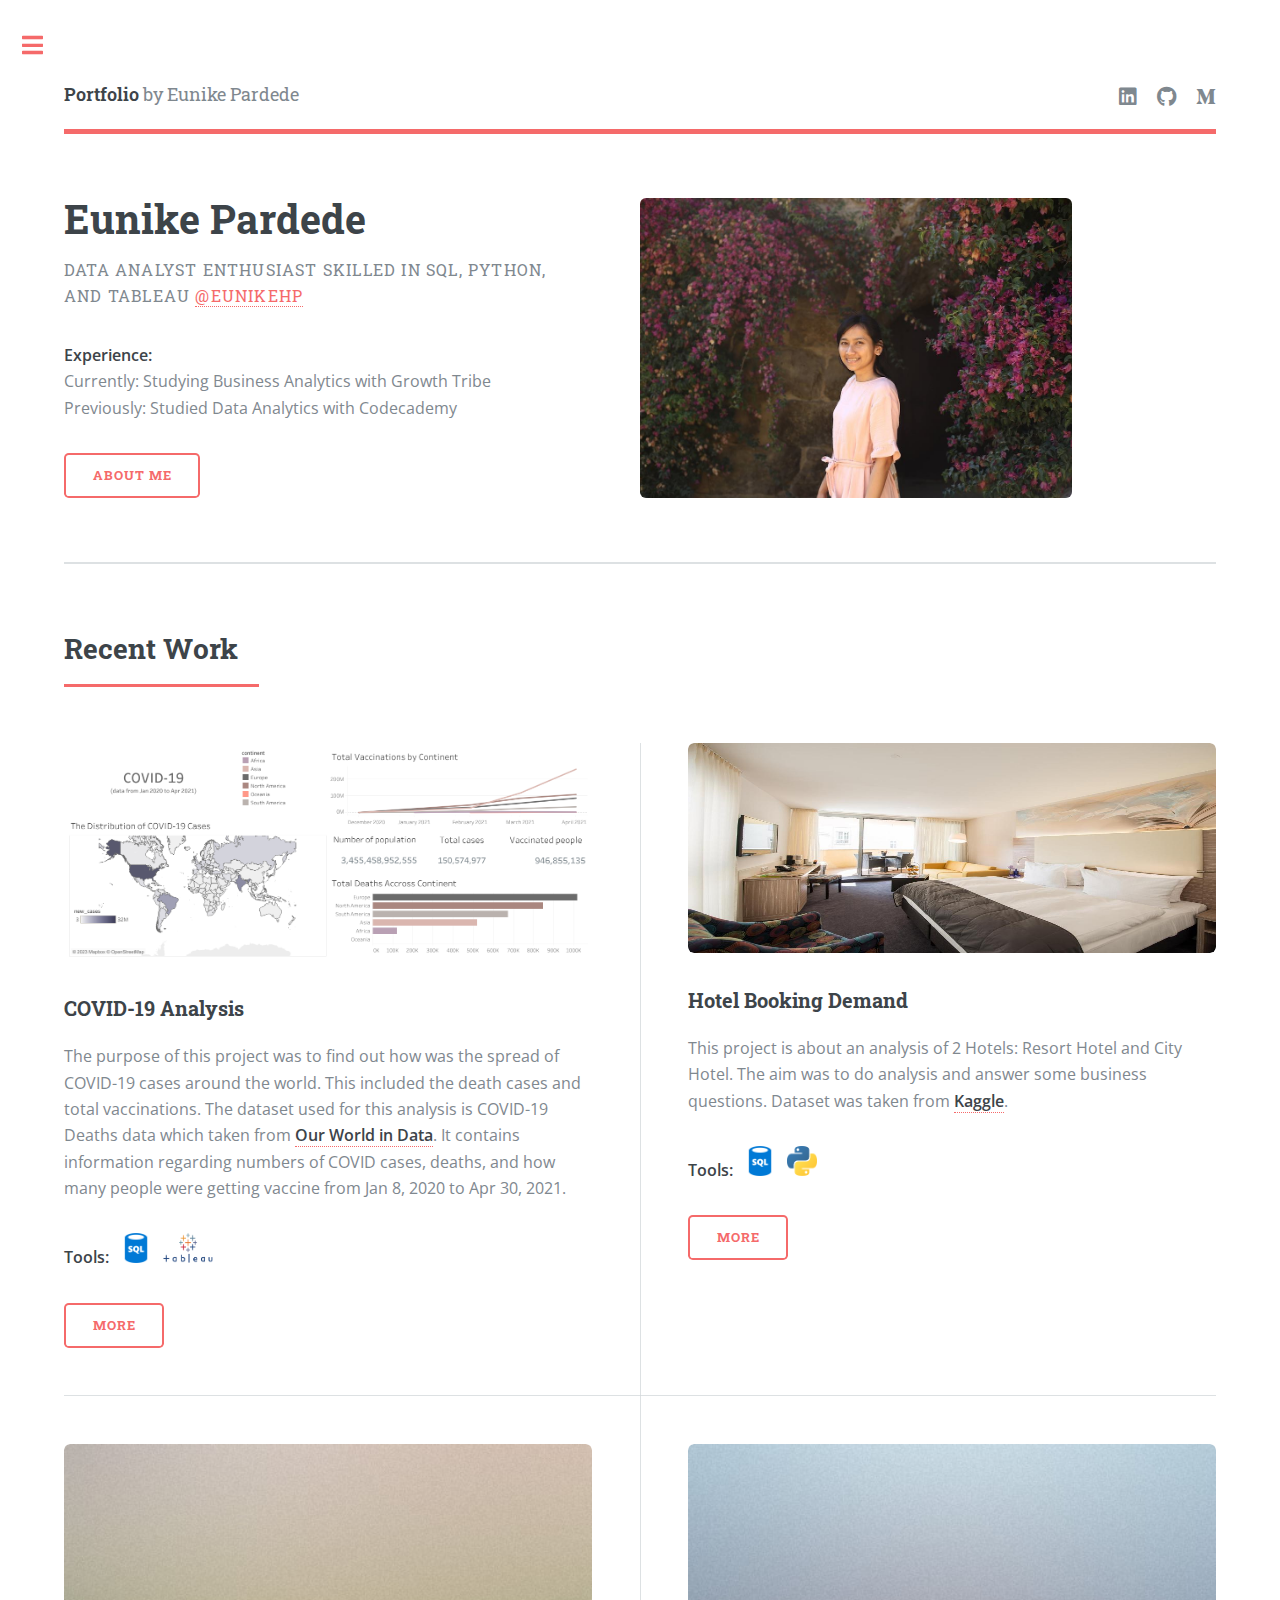
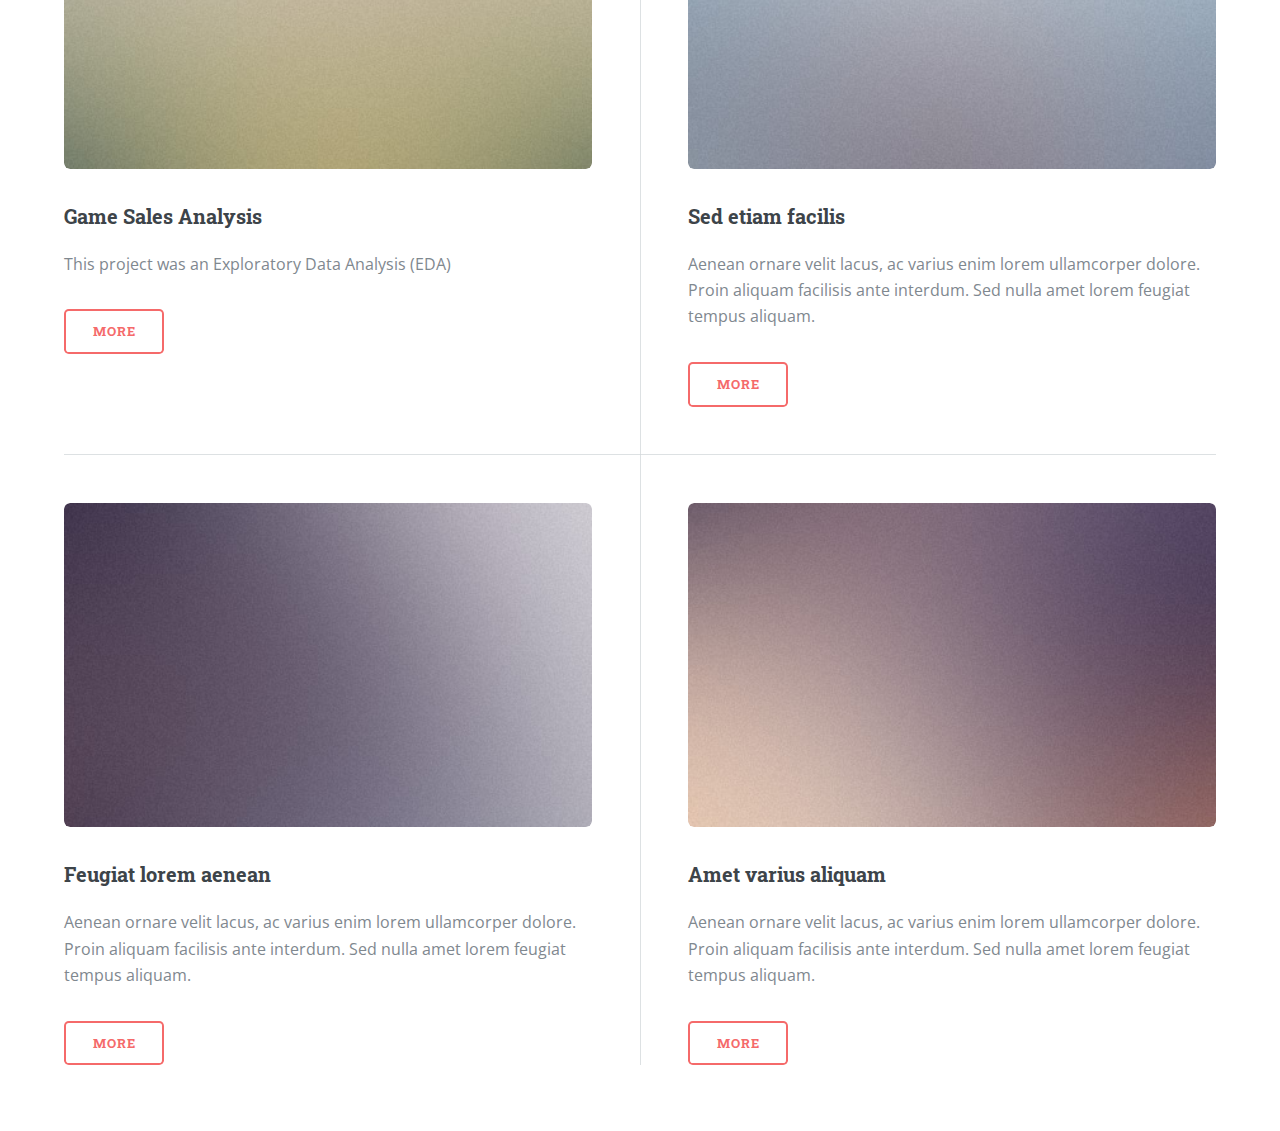
<file: index.html>
<!DOCTYPE HTML>
<!--
	Editorial by HTML5 UP
	html5up.net | @ajlkn
	Free for personal and commercial use under the CCA 3.0 license (html5up.net/license)
-->
<html>
	<head>
		<title>Eunike Pardede Portfolio</title>
		<meta charset="utf-8" />
		<meta name="viewport" content="width=device-width, initial-scale=1, user-scalable=no" />
		<link rel="stylesheet" href="assets/css/main.css" />
	</head>
	<body class="is-preload">

		<!-- Wrapper -->
			<div id="wrapper">

				<!-- Main -->
					<div id="main">
						<div class="inner">

							<!-- Header -->
								<header id="header">
									<a href="index.html" class="logo"><strong>Portfolio</strong> by Eunike Pardede</a>
									<ul class="icons">
										<li><a href="https://www.linkedin.com/in/eunikepardede/" class="icon brands fa-linkedin"><span class="label">LinkedIn</span></a></li>
										<li><a href="https://github.com/eunikehp" class="icon brands fa-github"><span class="label">Github</span></a></li>
										<li><a href="https://medium.com/@eunikehp" class="icon brands fa-medium-m"><span class="label">Medium</span></a></li>
									</ul>
								</header>

							<!-- Banner -->
								<section id="banner">
									<div class="content">
										<header>
											<h1>Eunike Pardede<br />
											</h1>
											<p>Data Analyst Enthusiast skilled in SQL, Python, and Tableau  <a href="https://www.linkedin.com/in/eunikepardede/">@eunikehp</a></p>
										</header>
										<p><b>Experience:</b><br />
											Currently: Studying Business Analytics with Growth Tribe<br />
											Previously: Studied Data Analytics with Codecademy
											</p>
										<ul class="actions">
											<li><a href="aboutme.html" class="button big">About Me</a></li>
										</ul>
									</div>
									<span class="image object">
										<img src="images/profile.jpg" alt="" />
									</span>
								</section>

							<!-- Section 
								<section>
									<header class="major">
										<h2>Sapien veroeros</h2>
									</header>
									<div class="features">
										<article>
											<span class="icon fa-gem"></span>
											<div class="content">
												<h3>Portitor ullamcorper</h3>
												<p>Aenean ornare velit lacus, ac varius enim lorem ullamcorper dolore. Proin aliquam facilisis ante interdum. Sed nulla amet lorem feugiat tempus aliquam.</p>
											</div>
										</article>
										<article>
											<span class="icon solid fa-paper-plane"></span>
											<div class="content">
												<h3>Sapien veroeros</h3>
												<p>Aenean ornare velit lacus, ac varius enim lorem ullamcorper dolore. Proin aliquam facilisis ante interdum. Sed nulla amet lorem feugiat tempus aliquam.</p>
											</div>
										</article>
										<article>
											<span class="icon solid fa-rocket"></span>
											<div class="content">
												<h3>Quam lorem ipsum</h3>
												<p>Aenean ornare velit lacus, ac varius enim lorem ullamcorper dolore. Proin aliquam facilisis ante interdum. Sed nulla amet lorem feugiat tempus aliquam.</p>
											</div>
										</article>
										<article>
											<span class="icon solid fa-signal"></span>
											<div class="content">
												<h3>Sed magna finibus</h3>
												<p>Aenean ornare velit lacus, ac varius enim lorem ullamcorper dolore. Proin aliquam facilisis ante interdum. Sed nulla amet lorem feugiat tempus aliquam.</p>
											</div>
										</article>
									</div>
								</section> -->

							<!-- Section -->
								<section>
									<header class="major">
										<h2>Recent Work</h2>
									</header>
									<div class="posts">
										<article>
											<a href="covid19.html" class="image"><img src="images/covid19.jpg" alt="" /></a>
											<a href="covid19.html"><h3>COVID-19 Analysis</h3></a>
											<p>The purpose of this project was to find out how was the spread of COVID-19 cases around the world. 
												This included the death cases and total vaccinations. 
												The dataset used for this analysis is COVID-19 Deaths data which taken from <a href="https://ourworldindata.org/covid-deaths"><b>Our World in Data</b></a>. 
												It contains information regarding numbers of COVID cases, deaths, and how many people were getting vaccine from Jan 8, 2020 to Apr 30, 2021.
												</p>
											<p>
												<b>Tools:</b>
												&NonBreakingSpace;
												<img src="images/sql.png" width="30" height="30">
												&NonBreakingSpace;
												<img src="images/tableau.png" width="50" height="30">
											</p>
											<ul class="actions">
												<li><a href="covid19.html" class="button">More</a></li>
											</ul>
											
										</article>
										<article>
											<a href="booking.html" class="image"><img src="images/hotel.jpeg" width="30" height="210" alt="" /></a>
											<a href="booking.html"><h3>Hotel Booking Demand</h3></a>
											<p>This project is about an analysis of 2 Hotels: Resort Hotel and City Hotel. 
												The aim was to do analysis and answer some business questions. Dataset was taken from <a href="https://www.kaggle.com/datasets/jessemostipak/hotel-booking-demand"><b>Kaggle</b></a>.
											
												<p>
												<b>Tools:</b>
												&NonBreakingSpace;
												<img src="images/sql.png" width="30" height="30">
												&NonBreakingSpace;
												<img src="images/python.png" width="30" height="30">
											</p>
											<ul class="actions">
												<li><a href="booking.html" class="button">More</a></li>
											</ul>
										</article>
										<article>
											<a href="game.html" class="image"><img src="images/pic03.jpg" alt="" /></a>
											<a href="game.html"><h3>Game Sales Analysis</h3></a>
											<p>This project was an Exploratory Data Analysis (EDA) </p>
											<ul class="actions">
												<li><a href="game.html" class="button">More</a></li>
											</ul>
										</article>
										<article>
											<a href="#" class="image"><img src="images/pic04.jpg" alt="" /></a>
											<h3>Sed etiam facilis</h3>
											<p>Aenean ornare velit lacus, ac varius enim lorem ullamcorper dolore. Proin aliquam facilisis ante interdum. Sed nulla amet lorem feugiat tempus aliquam.</p>
											<ul class="actions">
												<li><a href="#" class="button">More</a></li>
											</ul>
										</article>
										<article>
											<a href="#" class="image"><img src="images/pic05.jpg" alt="" /></a>
											<h3>Feugiat lorem aenean</h3>
											<p>Aenean ornare velit lacus, ac varius enim lorem ullamcorper dolore. Proin aliquam facilisis ante interdum. Sed nulla amet lorem feugiat tempus aliquam.</p>
											<ul class="actions">
												<li><a href="#" class="button">More</a></li>
											</ul>
										</article>
										<article>
											<a href="#" class="image"><img src="images/pic06.jpg" alt="" /></a>
											<h3>Amet varius aliquam</h3>
											<p>Aenean ornare velit lacus, ac varius enim lorem ullamcorper dolore. Proin aliquam facilisis ante interdum. Sed nulla amet lorem feugiat tempus aliquam.</p>
											<ul class="actions">
												<li><a href="#" class="button">More</a></li>
											</ul>
										</article>
									</div>
								</section>

						</div>
					</div>

				<!-- Sidebar -->
					<div id="sidebar">
						<div class="inner">

							<!-- Search -->
								<section id="search" class="alt">
									<form method="post" action="#">
										<input type="text" name="query" id="query" placeholder="Search" />
									</form>
								</section>

							<!-- Menu -->
								<nav id="menu">
									<header class="major">
										<h2>Menu</h2>
									</header>
									<ul>
										<li><a href="index.html">Home</a></li>
										<li><a href="aboutme.html">About</a></li>
										<li><a href="projects.html">Projects</a></li>
										<li><a href="elements.html">Elements</a></li>
										<!--<li>
											<span class="opener">Submenu</span>
											<ul>
												<li><a href="#">Lorem Dolor</a></li>
												<li><a href="#">Ipsum Adipiscing</a></li>
												<li><a href="#">Tempus Magna</a></li>
												<li><a href="#">Feugiat Veroeros</a></li>
											</ul>
										</li>
										<li><a href="#">Etiam Dolore</a></li>
										<li><a href="#">Adipiscing</a></li>
										<li>
											<span class="opener">Another Submenu</span>
											<ul>
												<li><a href="#">Lorem Dolor</a></li>
												<li><a href="#">Ipsum Adipiscing</a></li>
												<li><a href="#">Tempus Magna</a></li>
												<li><a href="#">Feugiat Veroeros</a></li>
											</ul>
										</li>
										<li><a href="#">Maximus Erat</a></li>
										<li><a href="#">Sapien Mauris</a></li>
										<li><a href="#">Amet Lacinia</a></li>-->
									</ul>
								</nav>

							<!-- Section 
								<section>
									<header class="major">
										<h2>Ante interdum</h2>
									</header>
									<div class="mini-posts">
										<article>
											<a href="#" class="image"><img src="images/pic07.jpg" alt="" /></a>
											<p>Aenean ornare velit lacus, ac varius enim lorem ullamcorper dolore aliquam.</p>
										</article>
										<article>
											<a href="#" class="image"><img src="images/pic08.jpg" alt="" /></a>
											<p>Aenean ornare velit lacus, ac varius enim lorem ullamcorper dolore aliquam.</p>
										</article>
										<article>
											<a href="#" class="image"><img src="images/pic09.jpg" alt="" /></a>
											<p>Aenean ornare velit lacus, ac varius enim lorem ullamcorper dolore aliquam.</p>
										</article>
									</div>
									<ul class="actions">
										<li><a href="#" class="button">More</a></li>
									</ul>
								</section> -->

							<!-- Section -->
								<section>
									<header class="major">
										<h2>Get in touch</h2>
									</header>
									<p>If you have any question, want to ask business enquiries, and/or want to collaborate, please contact me with the information below.</p>
									<ul class="contact">
										<li class="icon solid fa-envelope"><a href="#">eunikehedriani@gmail.com</a></li>
										<!--<li class="icon solid fa-phone">(+31) 627 318 380</li>-->
										<li class="icon solid fa-home">The Hague, the Netherlands<br />
										</li>
									</ul>
								</section>

							<!-- Footer -->
								<footer id="footer">
									<p class="copyright">&copy; Untitled. All rights reserved. Demo Images: <a href="https://unsplash.com">Unsplash</a>. Design: <a href="https://html5up.net">HTML5 UP</a>.</p>
								</footer>

						</div>
					</div>

			</div>

		<!-- Scripts -->
			<script src="assets/js/jquery.min.js"></script>
			<script src="assets/js/browser.min.js"></script>
			<script src="assets/js/breakpoints.min.js"></script>
			<script src="assets/js/util.js"></script>
			<script src="assets/js/main.js"></script>

	</body>
</html>
</file>
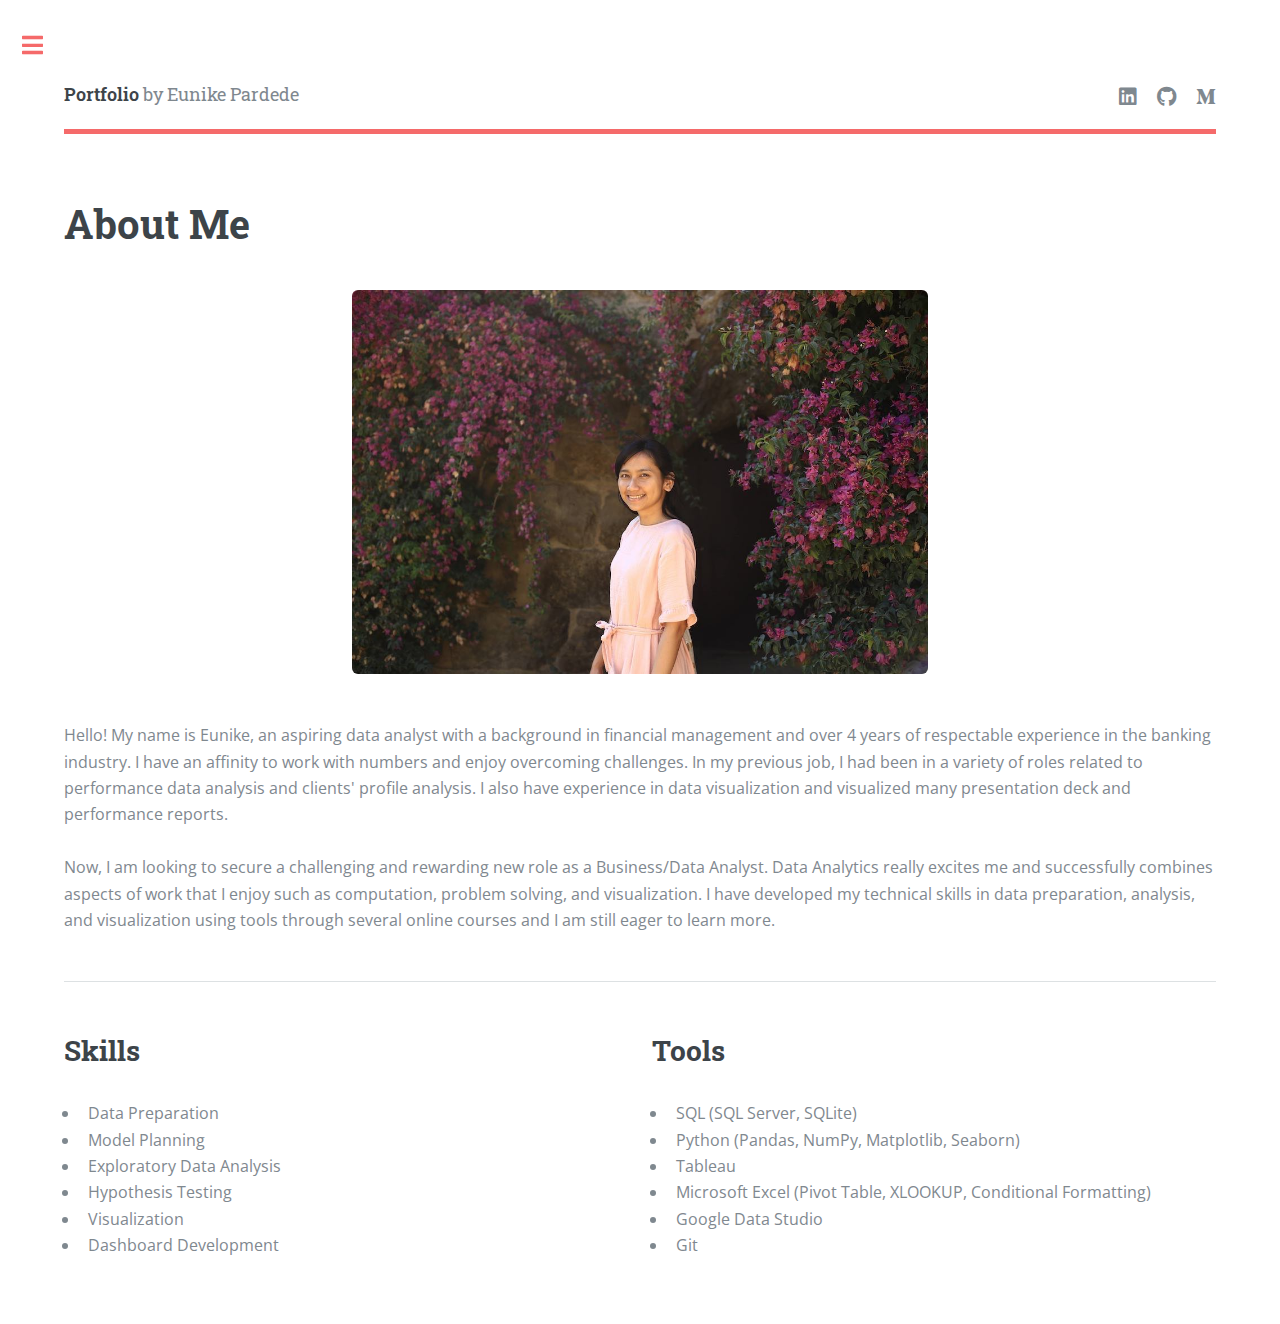
<file: aboutme.html>
<!DOCTYPE HTML>
<!--
	Editorial by HTML5 UP
	html5up.net | @ajlkn
	Free for personal and commercial use under the CCA 3.0 license (html5up.net/license)
-->
<html>
	<head>
		<title>About Me - Portfolio by Eunike Pardede</title>
		<meta charset="utf-8" />
		<meta name="viewport" content="width=device-width, initial-scale=1, user-scalable=no" />
		<link rel="stylesheet" href="assets/css/main.css" />
	</head>
	<body class="is-preload">

		<!-- Wrapper -->
			<div id="wrapper">

				<!-- Main -->
					<div id="main">
						<div class="inner">

							<!-- Header -->
								<header id="header">
									<a href="index.html" class="logo"><strong>Portfolio</strong> by Eunike Pardede</a>
									<ul class="icons">
										<li><a href="https://www.linkedin.com/in/eunikepardede/" class="icon brands fa-linkedin"><span class="label">LinkedIn</span></a></li>
										<li><a href="https://github.com/eunikehp" class="icon brands fa-github"><span class="label">Github</span></a></li>
										<li><a href="https://medium.com/@eunikehp" class="icon brands fa-medium-m"><span class="label">Medium</span></a></li>
									</ul>
								</header>

							<!-- Content -->
								<section>
									<header class="main">
										<h1>About Me</h1>
									</header>

									<span class="image main"><img src="images/profile.jpg" alt="" /></span>

									<p>Hello! My name is Eunike, an aspiring data analyst with a background in financial management and over 4 years of 
										respectable experience in the banking industry. I have an affinity to work with numbers and enjoy overcoming challenges.
										In my previous job, I had been in a variety of roles related to performance data analysis and clients' profile analysis. 
										I also have experience in data visualization and visualized many presentation deck and performance reports.
										<br />
										<br />
										Now, I am looking to secure a challenging and rewarding new role as a Business/Data Analyst. 
										Data Analytics really excites me and successfully combines aspects of work that I enjoy such as computation, problem solving, and visualization. 
										I have developed my technical skills in data preparation, analysis, and visualization using tools through several online courses and I am still eager to learn more. </p>

									<hr class="major" />
									
													<div class="row">
														<div class="col-6 col-12-small">

															<h2>Skills</h2>
															<ul>
																<li>Data Preparation</li>
																<li>Model Planning</li>
																<li>Exploratory Data Analysis</li>
																<li>Hypothesis Testing</li>
																<li>Visualization</li>
																<li>Dashboard Development</li>
															</ul>

														</div>
														<div class="col-6 col-12-small">

															<h2>Tools</h2>
															<ul>
																<li>SQL (SQL Server, SQLite)</li>
																<li>Python (Pandas, NumPy, Matplotlib, Seaborn)</li>
																<li>Tableau</li>
																<li>Microsoft Excel (Pivot Table, XLOOKUP, Conditional Formatting)</li>
																<li>Google Data Studio</li>
																<li>Git</li>
															</ul>

														</div>
													</div>

									<!--			
									<h2>Skills</h2>
									<p>Donec eget ex magna. Interdum et malesuada fames ac ante ipsum primis in faucibus. Pellentesque venenatis dolor imperdiet dolor mattis sagittis. Praesent rutrum sem diam, vitae egestas enim auctor sit amet. Pellentesque leo mauris, consectetur id ipsum sit amet, fergiat. Pellentesque in mi eu massa lacinia malesuada et a elit. Donec urna ex, lacinia in purus ac, pretium pulvinar mauris. Curabitur sapien risus, commodo eget turpis at, elementum convallis elit. Pellentesque enim turpis, hendrerit.</p>
									<p>Lorem ipsum dolor sit amet, consectetur adipiscing elit. Duis dapibus rutrum facilisis. Class aptent taciti sociosqu ad litora torquent per conubia nostra, per inceptos himenaeos. Etiam tristique libero eu nibh porttitor fermentum. Nullam venenatis erat id vehicula viverra. Nunc ultrices eros ut ultricies condimentum. Mauris risus lacus, blandit sit amet venenatis non, bibendum vitae dolor. Nunc lorem mauris, fringilla in aliquam at, euismod in lectus. Pellentesque habitant morbi tristique senectus et netus et malesuada fames ac turpis egestas. In non lorem sit amet elit placerat maximus. Pellentesque aliquam maximus risus, vel sed vehicula. Interdum et malesuada fames ac ante ipsum primis in faucibus. Pellentesque venenatis dolor imperdiet dolor mattis sagittis. Praesent rutrum sem diam, vitae egestas enim auctor sit amet. Pellentesque leo mauris, consectetur id ipsum sit amet, fersapien risus, commodo eget turpis at, elementum convallis elit. Pellentesque enim turpis, hendrerit tristique lorem ipsum dolor.</p>

									<hr class="major" />

									<h2>Tools</h2>
									<p>Lorem ipsum dolor sit amet, consectetur adipiscing elit. Duis dapibus rutrum facilisis. Class aptent taciti sociosqu ad litora torquent per conubia nostra, per inceptos himenaeos. Etiam tristique libero eu nibh porttitor fermentum. Nullam venenatis erat id vehicula viverra. Nunc ultrices eros ut ultricies condimentum. Mauris risus lacus, blandit sit amet venenatis non, bibendum vitae dolor. Nunc lorem mauris, fringilla in aliquam at, euismod in lectus. Pellentesque habitant morbi tristique senectus et netus et malesuada fames ac turpis egestas. In non lorem sit amet elit placerat maximus. Pellentesque aliquam maximus risus, vel sed vehicula.</p>
									<p>Interdum et malesuada fames ac ante ipsum primis in faucibus. Pellentesque venenatis dolor imperdiet dolor mattis sagittis. Praesent rutrum sem diam, vitae egestas enim auctor sit amet. Pellentesque leo mauris, consectetur id ipsum sit amet, fersapien risus, commodo eget turpis at, elementum convallis elit. Pellentesque enim turpis, hendrerit tristique lorem ipsum dolor.</p>

									<hr class="major" />
									
									<h2>Lorem aliquam bibendum</h2>
									<p>Donec eget ex magna. Interdum et malesuada fames ac ante ipsum primis in faucibus. Pellentesque venenatis dolor imperdiet dolor mattis sagittis. Praesent rutrum sem diam, vitae egestas enim auctor sit amet. Pellentesque leo mauris, consectetur id ipsum sit amet, fergiat. Pellentesque in mi eu massa lacinia malesuada et a elit. Donec urna ex, lacinia in purus ac, pretium pulvinar mauris. Curabitur sapien risus, commodo eget turpis at, elementum convallis elit. Pellentesque enim turpis, hendrerit.</p>
									<p>Lorem ipsum dolor sit amet, consectetur adipiscing elit. Duis dapibus rutrum facilisis. Class aptent taciti sociosqu ad litora torquent per conubia nostra, per inceptos himenaeos. Etiam tristique libero eu nibh porttitor fermentum. Nullam venenatis erat id vehicula viverra. Nunc ultrices eros ut ultricies condimentum. Mauris risus lacus, blandit sit amet venenatis non, bibendum vitae dolor. Nunc lorem mauris, fringilla in aliquam at, euismod in lectus. Pellentesque habitant morbi tristique senectus et netus et malesuada fames ac turpis egestas. In non lorem sit amet elit placerat maximus. Pellentesque aliquam maximus risus, vel sed vehicula.</p>
									-->
								</section>

						</div>
					</div>

				<!-- Sidebar -->
					<div id="sidebar">
						<div class="inner">

							<!-- Search -->
								<section id="search" class="alt">
									<form method="post" action="#">
										<input type="text" name="query" id="query" placeholder="Search" />
									</form>
								</section>

							<!-- Menu -->
								<nav id="menu">
									<header class="major">
										<h2>Menu</h2>
									</header>
									<ul>
										<li><a href="index.html">Home</a></li>
										<li><a href="aboutme.html">About</a></li>
										<li><a href="projects.html">Projects</a></li>
										<li><a href="elements.html">Elements</a></li>
										<!--<li>
											<span class="opener">Submenu</span>
											<ul>
												<li><a href="#">Lorem Dolor</a></li>
												<li><a href="#">Ipsum Adipiscing</a></li>
												<li><a href="#">Tempus Magna</a></li>
												<li><a href="#">Feugiat Veroeros</a></li>
											</ul>
										</li>
										<li><a href="#">Etiam Dolore</a></li>
										<li><a href="#">Adipiscing</a></li>
										<li>
											<span class="opener">Another Submenu</span>
											<ul>
												<li><a href="#">Lorem Dolor</a></li>
												<li><a href="#">Ipsum Adipiscing</a></li>
												<li><a href="#">Tempus Magna</a></li>
												<li><a href="#">Feugiat Veroeros</a></li>
											</ul>
										</li>
										<li><a href="#">Maximus Erat</a></li>
										<li><a href="#">Sapien Mauris</a></li>
										<li><a href="#">Amet Lacinia</a></li> -->
									</ul>
								</nav>

							<!-- Section -->
							<!--
								<section>
									<header class="major">
										<h2>Ante interdum</h2>
									</header>
									<div class="mini-posts">
										<article>
											<a href="#" class="image"><img src="images/pic07.jpg" alt="" /></a>
											<p>Aenean ornare velit lacus, ac varius enim lorem ullamcorper dolore aliquam.</p>
										</article>
										<article>
											<a href="#" class="image"><img src="images/pic08.jpg" alt="" /></a>
											<p>Aenean ornare velit lacus, ac varius enim lorem ullamcorper dolore aliquam.</p>
										</article>
										<article>
											<a href="#" class="image"><img src="images/pic09.jpg" alt="" /></a>
											<p>Aenean ornare velit lacus, ac varius enim lorem ullamcorper dolore aliquam.</p>
										</article>
									</div>
									<ul class="actions">
										<li><a href="#" class="button">More</a></li>
									</ul>
								</section> -->

							<!-- Section -->
							<section>
								<header class="major">
									<h2>Get in touch</h2>
								</header>
								<p>If you have any question, want to ask business enquiries, and/or want to collaborate, please contact me with the information below.</p>
								<ul class="contact">
									<li class="icon solid fa-envelope"><a href="#">eunikehedriani@gmail.com</a></li>
									<!--<li class="icon solid fa-phone">(+31) 627 318 380</li>-->
									<li class="icon solid fa-home">The Hague, the Netherlands<br />
									</li>
								</ul>
							</section>

							<!-- Footer -->
								<footer id="footer">
									<p class="copyright">&copy; Untitled. All rights reserved. Demo Images: <a href="https://unsplash.com">Unsplash</a>. Design: <a href="https://html5up.net">HTML5 UP</a>.</p>
								</footer>

						</div>
					</div>

			</div>

		<!-- Scripts -->
			<script src="assets/js/jquery.min.js"></script>
			<script src="assets/js/browser.min.js"></script>
			<script src="assets/js/breakpoints.min.js"></script>
			<script src="assets/js/util.js"></script>
			<script src="assets/js/main.js"></script>

	</body>
</html>
</file>
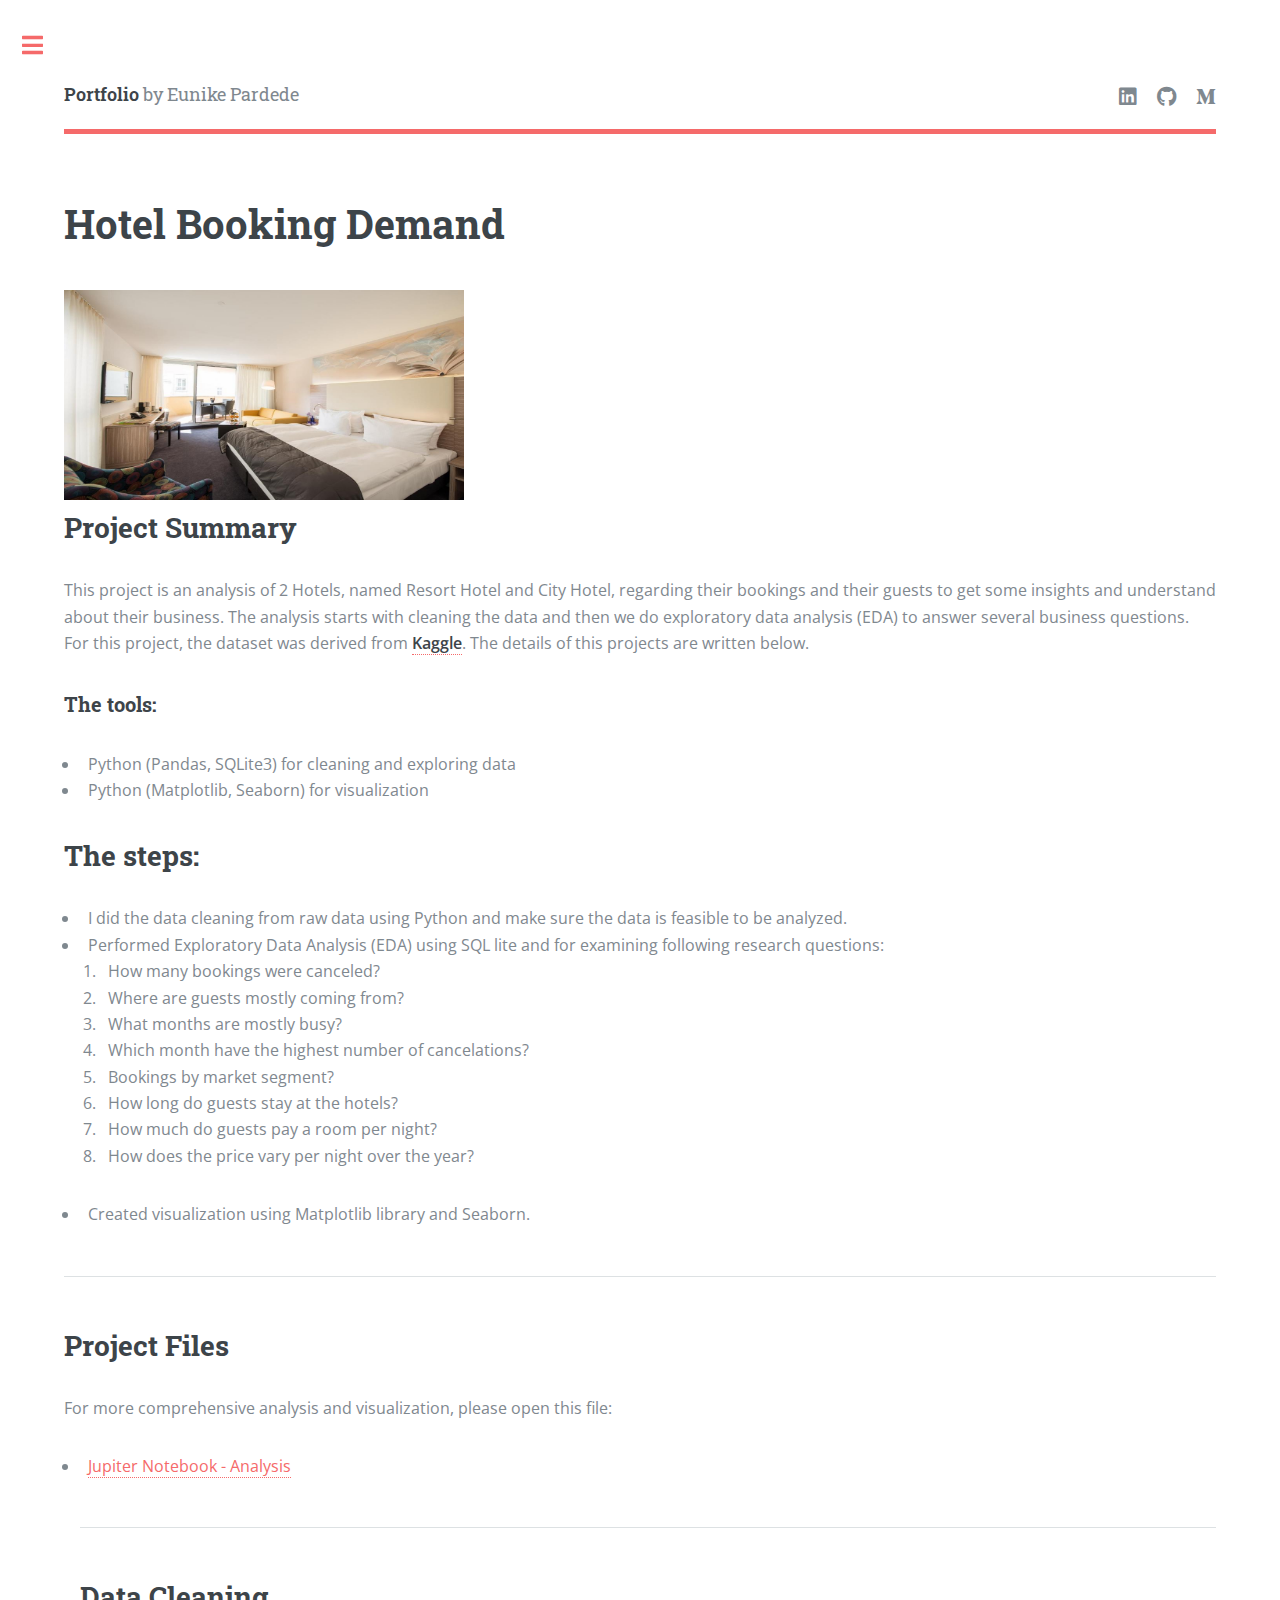
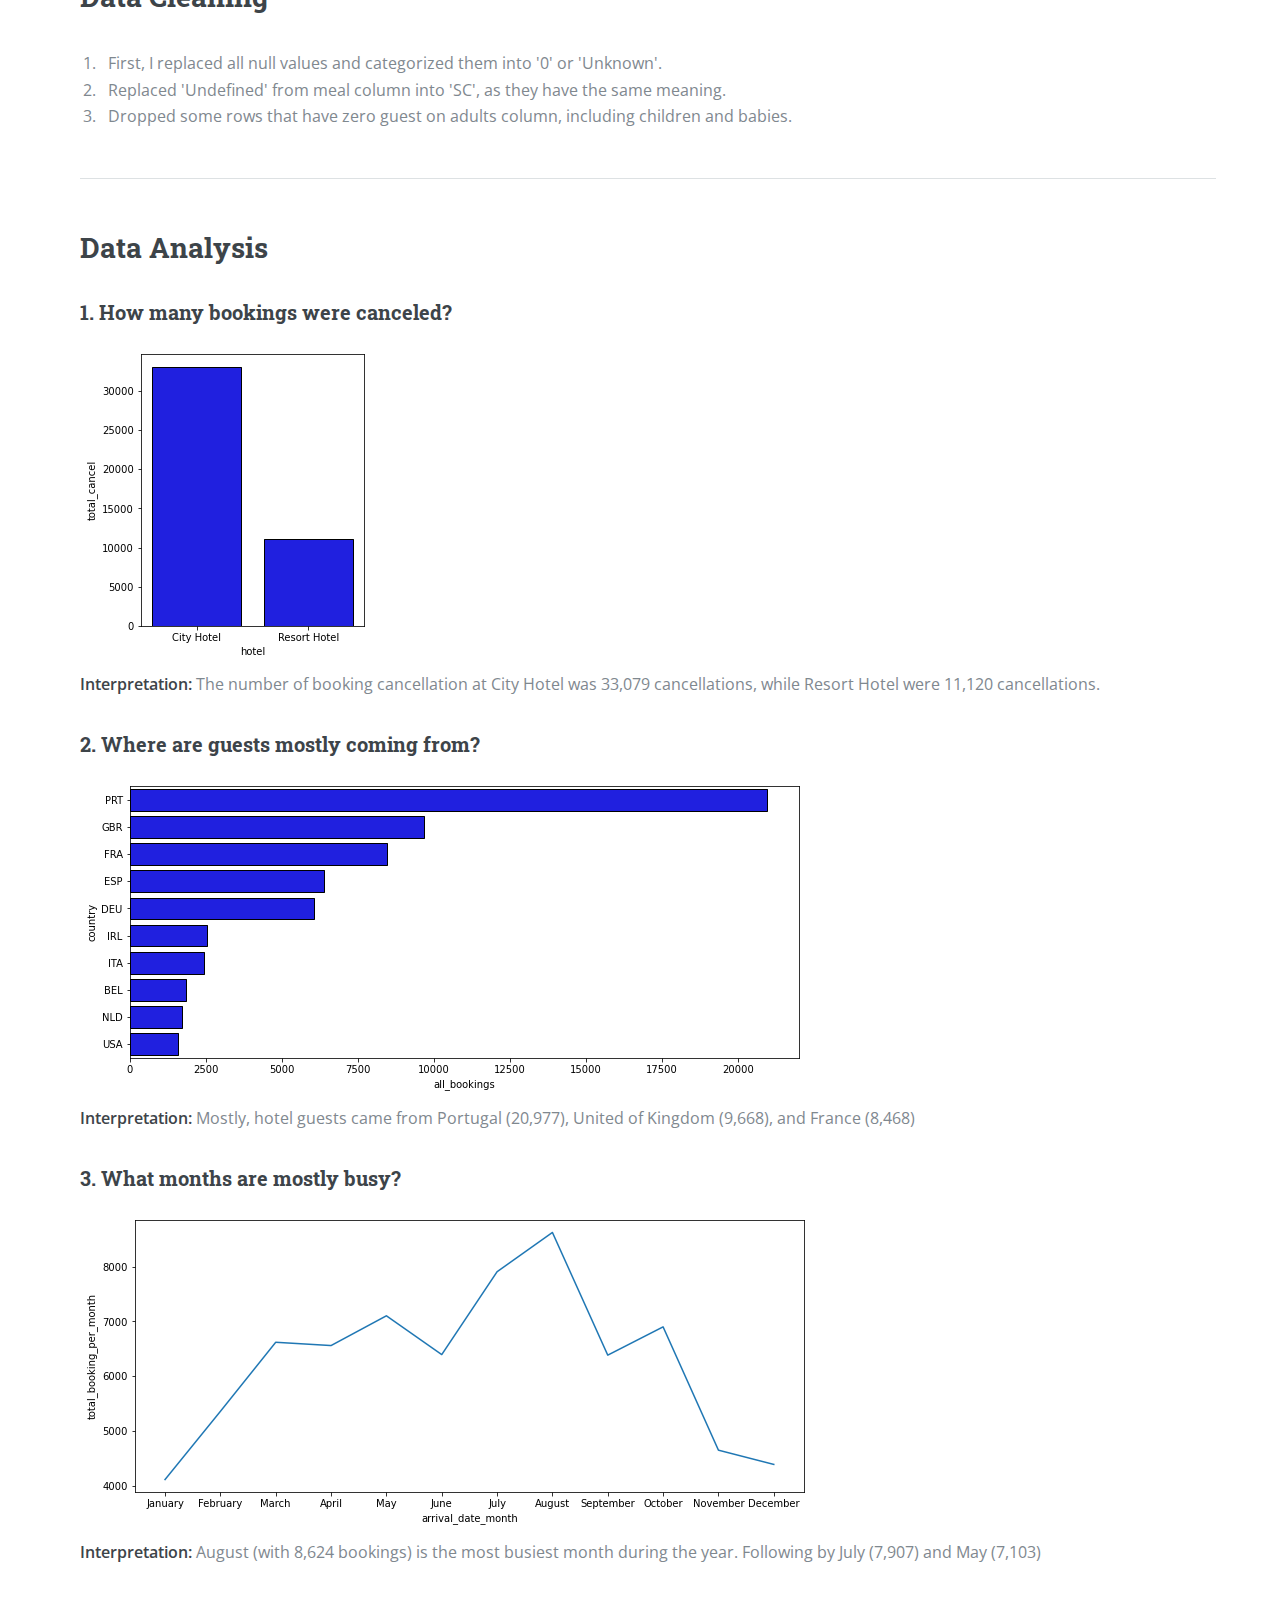
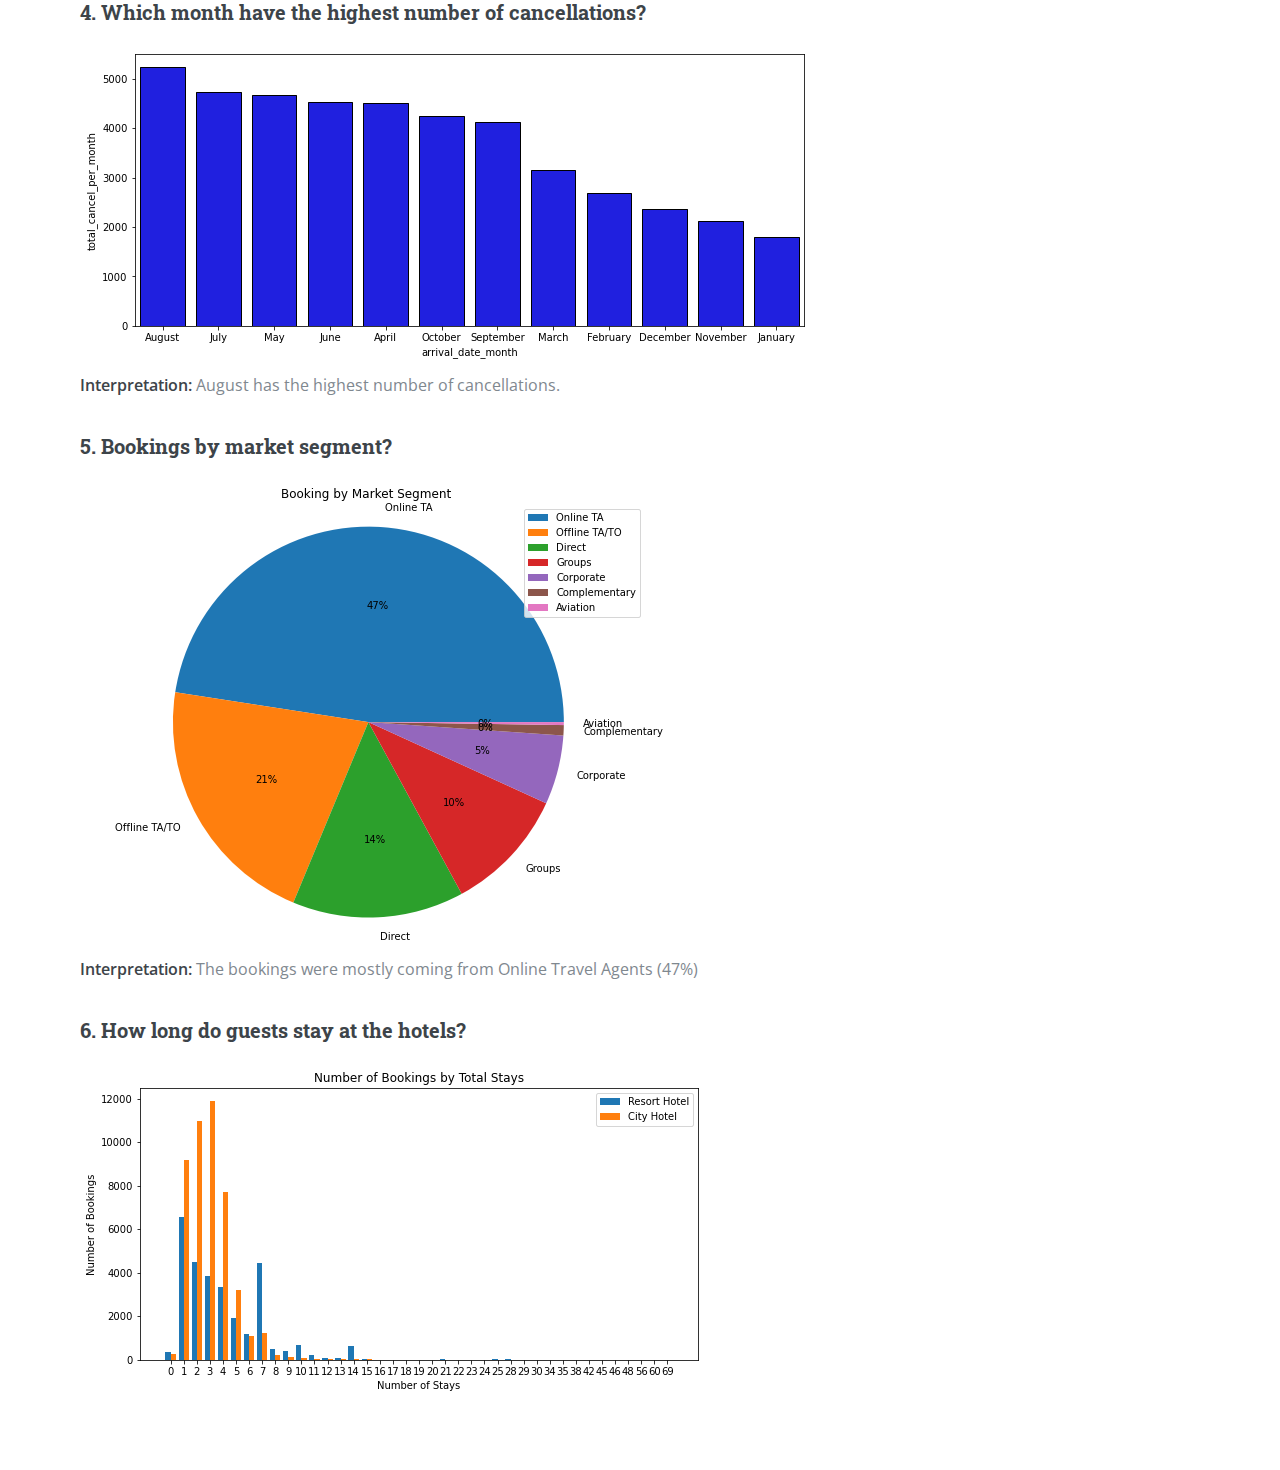
<file: booking.html>
<!DOCTYPE HTML>
<!--
	Editorial by HTML5 UP
	html5up.net | @ajlkn
	Free for personal and commercial use under the CCA 3.0 license (html5up.net/license)
-->
<html>
	<head>
		<title>Hotel Booking Demand - Portfolio by Eunike Pardede</title>
		<meta charset="utf-8" />
		<meta name="viewport" content="width=device-width, initial-scale=1, user-scalable=no" />
		<link rel="stylesheet" href="assets/css/main.css" />
	</head>
	<body class="is-preload">

		<!-- Wrapper -->
			<div id="wrapper">

				<!-- Main -->
					<div id="main">
						<div class="inner">

							<!-- Header -->
								<header id="header">
									<a href="index.html" class="logo"><strong>Portfolio</strong> by Eunike Pardede</a>
									<ul class="icons">
										<li><a href="https://www.linkedin.com/in/eunikepardede/" class="icon brands fa-linkedin"><span class="label">LinkedIn</span></a></li>
										<li><a href="https://github.com/eunikehp" class="icon brands fa-github"><span class="label">Github</span></a></li>
										<li><a href="https://medium.com/@eunikehp" class="icon brands fa-medium-m"><span class="label">Medium</span></a></li>
									</ul>
								</header>

							<!-- Content -->
								<section>
									<header class="main">
										<h1>Hotel Booking Demand</h1>
									</header>

									<span class="Dashboard"><img src="images/hotel.jpeg" width="400" height="210" alt="" /></span>

										<h2>Project Summary</h2>
									<p>This project is an analysis of 2 Hotels, named Resort Hotel and City Hotel, regarding their bookings and 
										their guests to get some insights and understand about their business. The analysis starts with cleaning the data 
										and then we do exploratory data analysis (EDA) to answer several business questions. 
										For this project, the dataset was derived from <a href="https://www.kaggle.com/datasets/jessemostipak/hotel-booking-demand"><b>Kaggle</b></a>.
										The details of this projects are written below.

										<h3>The tools:</h3>
									<p>
										<ul>
										<li>Python (Pandas, SQLite3) for cleaning and exploring data </li>
										<li>Python (Matplotlib, Seaborn) for visualization</li>
										</ul>
									</p>

										<h2>The steps:</h2>
										<ul>
											<li>I did the data cleaning from raw data using Python and make sure the data is feasible to be analyzed. </li>
											<li>Performed Exploratory Data Analysis (EDA) using SQL lite and for examining following research questions:</li>
												<ol>
												<li>How many bookings were canceled?</li>
												<li>Where are guests mostly coming from?</li>
												<li>What months are mostly busy?</li>
												<li>Which month have the highest number of cancelations?</li>
												<li>Bookings by market segment?</li>
												<li>How long do guests stay at the hotels?</li>
												<li>How much do guests pay a room per night?</li>
												<li>How does the price vary per night over the year?</li></ol>
											<li>Created visualization using Matplotlib library and Seaborn. </li>
										</ul>
										 </p>

									
									<hr class="major" />

									<h2>Project Files</h2>
									<p>For more comprehensive analysis and visualization, please open this file: </p>
									<ul>
										<li><a href="https://github.com/eunikehp/Hotel_Booking/blob/main/Hotel%20Booking.ipynb">Jupiter Notebook - Analysis</span></a></li>

									<hr class="major" />
									
									<h2>Data Cleaning</h2>
									<p>
										<ol>
											<li>First, I replaced all null values and categorized them into '0' or 'Unknown'.</li>
											<li>Replaced 'Undefined' from meal column into 'SC', as they have the same meaning. </li>
											<li>Dropped some rows that have zero guest on adults column, including children and babies.   </li>
										</ol></p>
									
									<hr class="major" />
									
									<h2>Data Analysis</h2>
									
										<h3>1. How many bookings were canceled?</h3>
										<span class="Dashboard"><img src="images/1.png" alt="" /></span>
										<p><b>Interpretation:</b> The number of booking cancellation at City Hotel was 33,079 cancellations, 
											while Resort Hotel were 11,120 cancellations. </p>

										<h3>2. Where are guests mostly coming from?</h3>
										<span class="Dashboard"><img src="images/2.png" alt="" /></span>
										<p><b>Interpretation:</b> Mostly, hotel guests came from Portugal (20,977), United of Kingdom (9,668), and France (8,468) </p>

										<h3>3. What months are mostly busy?</h3>
										<span class="Dashboard"><img src="images/lineplot.png" alt="" /></span>
										<p><b>Interpretation:</b> August (with 8,624 bookings) is the most busiest month during the year. Following by July (7,907) and May (7,103)</p>

										<h3>4. Which month have the highest number of cancellations?</h3>
										<span class="Dashboard"><img src="images/6.png" alt="" /></span>
										<p><b>Interpretation:</b> August has the highest number of cancellations.</p>

										<h3>5. Bookings by market segment?</h3>
										<span class="Dashboard"><img src="images/4.png" alt="" /></span>
										<p><b>Interpretation:</b> The bookings were mostly coming from Online Travel Agents (47%)  </p>

										<h3>6. How long do guests stay at the hotels?</h3>
										<span class="Dashboard"><img src="images/7.png" alt="" /></span>
										<!---<p><b>Interpretation:</b> </p>

										<h3>7. How much do guests pay a room per night?</h3>
										<p>Donec eget ex magna. Interdum et malesuada fames ac ante ipsum primis in faucibus. Pellentesque venenatis dolor imperdiet dolor mattis sagittis. Praesent rutrum sem diam, vitae egestas enim auctor sit amet. Pellentesque leo mauris, consectetur id ipsum sit amet, fergiat. Pellentesque in mi eu massa lacinia malesuada et a elit. Donec urna ex, lacinia in purus ac, pretium pulvinar mauris. Curabitur sapien risus, commodo eget turpis at, elementum convallis elit. Pellentesque enim turpis, hendrerit.</p>
										
										<h3>8. How does the price vary per night over the year?</h3>
										<p>Donec eget ex magna. Interdum et malesuada fames ac ante ipsum primis in faucibus. Pellentesque venenatis dolor imperdiet dolor mattis sagittis. Praesent rutrum sem diam, vitae egestas enim auctor sit amet. Pellentesque leo mauris, consectetur id ipsum sit amet, fergiat. Pellentesque in mi eu massa lacinia malesuada et a elit. Donec urna ex, lacinia in purus ac, pretium pulvinar mauris. Curabitur sapien risus, commodo eget turpis at, elementum convallis elit. Pellentesque enim turpis, hendrerit.</p>
										
									<h2>Conclusion</h2>
									<p>Donec eget ex magna. Interdum et malesuada fames ac ante ipsum primis in faucibus. Pellentesque venenatis dolor imperdiet dolor mattis sagittis. Praesent rutrum sem diam, vitae egestas enim auctor sit amet. Pellentesque leo mauris, consectetur id ipsum sit amet, fergiat. Pellentesque in mi eu massa lacinia malesuada et a elit. Donec urna ex, lacinia in purus ac, pretium pulvinar mauris. Curabitur sapien risus, commodo eget turpis at, elementum convallis elit. Pellentesque enim turpis, hendrerit.</p>
									
										--->
										
										
										
											
								</section>

						</div>
					</div>

				<!-- Sidebar -->
					<div id="sidebar">
						<div class="inner">

							<!-- Search -->
								<section id="search" class="alt">
									<form method="post" action="#">
										<input type="text" name="query" id="query" placeholder="Search" />
									</form>
								</section>

							<!-- Menu -->
								<nav id="menu">
									<header class="major">
										<h2>Menu</h2>
									</header>
									<ul>
										<li><a href="index.html">Home</a></li>
										<li><a href="aboutme.html">About</a></li>
										<li><a href="projects.html">Projects</a></li>
										<li><a href="elements.html">Elements</a></li>
										<!--<li>
											<span class="opener">Submenu</span>
											<ul>
												<li><a href="#">Lorem Dolor</a></li>
												<li><a href="#">Ipsum Adipiscing</a></li>
												<li><a href="#">Tempus Magna</a></li>
												<li><a href="#">Feugiat Veroeros</a></li>
											</ul>
										</li>
										<li><a href="#">Etiam Dolore</a></li>
										<li><a href="#">Adipiscing</a></li>
										<li>
											<span class="opener">Another Submenu</span>
											<ul>
												<li><a href="#">Lorem Dolor</a></li>
												<li><a href="#">Ipsum Adipiscing</a></li>
												<li><a href="#">Tempus Magna</a></li>
												<li><a href="#">Feugiat Veroeros</a></li>
											</ul>
										</li>
										<li><a href="#">Maximus Erat</a></li>
										<li><a href="#">Sapien Mauris</a></li>
										<li><a href="#">Amet Lacinia</a></li> -->
									</ul>
								</nav>

							<!-- Section -->
							<!--
								<section>
									<header class="major">
										<h2>Ante interdum</h2>
									</header>
									<div class="mini-posts">
										<article>
											<a href="#" class="image"><img src="images/pic07.jpg" alt="" /></a>
											<p>Aenean ornare velit lacus, ac varius enim lorem ullamcorper dolore aliquam.</p>
										</article>
										<article>
											<a href="#" class="image"><img src="images/pic08.jpg" alt="" /></a>
											<p>Aenean ornare velit lacus, ac varius enim lorem ullamcorper dolore aliquam.</p>
										</article>
										<article>
											<a href="#" class="image"><img src="images/pic09.jpg" alt="" /></a>
											<p>Aenean ornare velit lacus, ac varius enim lorem ullamcorper dolore aliquam.</p>
										</article>
									</div>
									<ul class="actions">
										<li><a href="#" class="button">More</a></li>
									</ul>
								</section> -->

							<!-- Section -->
							<section>
								<header class="major">
									<h2>Get in touch</h2>
								</header>
								<p>If you have any question, want to ask business enquiries, and/or want to collaborate, please contact me with the information below.</p>
								<ul class="contact">
									<li class="icon solid fa-envelope"><a href="#">eunikehedriani@gmail.com</a></li>
									<!--<li class="icon solid fa-phone">(+31) 627 318 380</li>-->
									<li class="icon solid fa-home">The Hague, the Netherlands<br />
									</li>
								</ul>
							</section>

							<!-- Footer -->
								<footer id="footer">
									<p class="copyright">&copy; Untitled. All rights reserved. Demo Images: <a href="https://unsplash.com">Unsplash</a>. Design: <a href="https://html5up.net">HTML5 UP</a>.</p>
								</footer>

						</div>
					</div>

			</div>

		<!-- Scripts -->
			<script src="assets/js/jquery.min.js"></script>
			<script src="assets/js/browser.min.js"></script>
			<script src="assets/js/breakpoints.min.js"></script>
			<script src="assets/js/util.js"></script>
			<script src="assets/js/main.js"></script>

	</body>
</html>
</file>
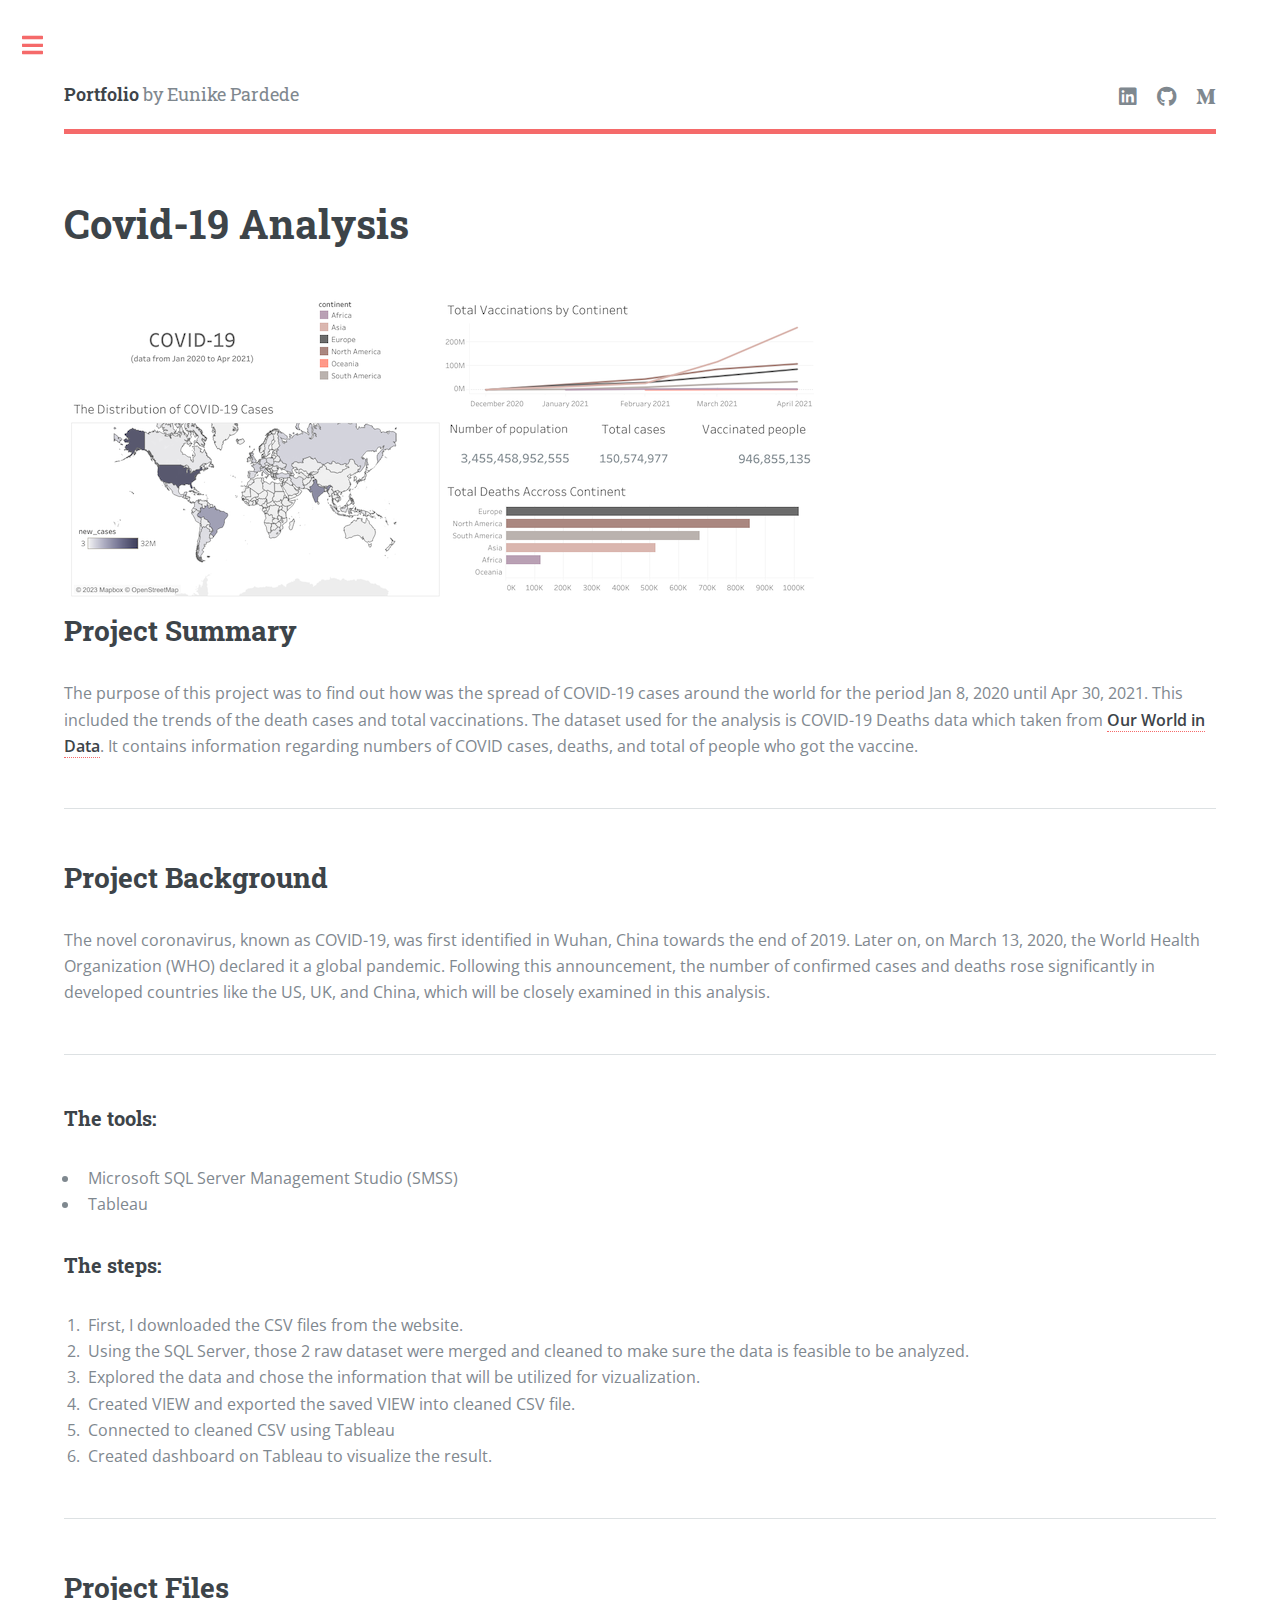
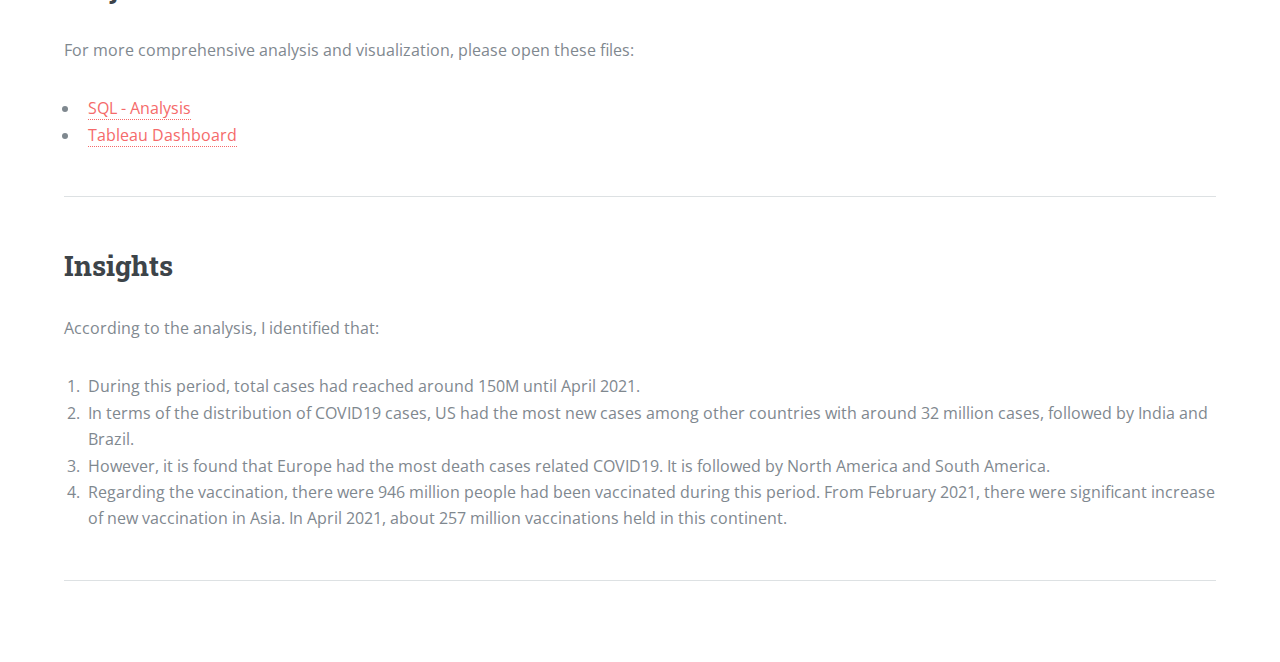
<file: covid19.html>
<!DOCTYPE HTML>
<!--
	Editorial by HTML5 UP
	html5up.net | @ajlkn
	Free for personal and commercial use under the CCA 3.0 license (html5up.net/license)
-->
<html>
	<head>
		<title>Covid-19 Analysis - Portfolio by Eunike Pardede</title>
		<meta charset="utf-8" />
		<meta name="viewport" content="width=device-width, initial-scale=1, user-scalable=no" />
		<link rel="stylesheet" href="assets/css/main.css" />
	</head>
	<body class="is-preload">

		<!-- Wrapper -->
			<div id="wrapper">

				<!-- Main -->
					<div id="main">
						<div class="inner">

							<!-- Header -->
								<header id="header">
									<a href="index.html" class="logo"><strong>Portfolio</strong> by Eunike Pardede</a>
									<ul class="icons">
										<li><a href="https://www.linkedin.com/in/eunikepardede/" class="icon brands fa-linkedin"><span class="label">LinkedIn</span></a></li>
										<li><a href="https://github.com/eunikehp" class="icon brands fa-github"><span class="label">Github</span></a></li>
										<li><a href="https://medium.com/@eunikehp" class="icon brands fa-medium-m"><span class="label">Medium</span></a></li>
									</ul>
								</header>

							<!-- Content -->
								<section>
									<header class="main">
										<h1>Covid-19 Analysis</h1>
									</header>

									<span class="Covid-19 Dashboard"><img src="images/covid192.png" alt="" /></span>

										<h2>Project Summary</h2>
									<p>The purpose of this project was to find out how was the spread of COVID-19 cases around the world for the period Jan 8, 2020 until Apr 30, 2021. 
										This included the trends of the death cases and total vaccinations. 
										The dataset used for the analysis is COVID-19 Deaths data which taken from <a href="https://ourworldindata.org/covid-deaths"><b>Our World in Data</b></a>. 
										It contains information regarding numbers of COVID cases, deaths, and total of people who got the vaccine.</p>
									
										<hr class="major" />
										<h2>Project Background</h2>
										<p>The novel coronavirus, known as COVID-19, was first identified in Wuhan, China towards the end of 2019. Later on, on March 13, 2020, the World Health Organization (WHO) declared it a global pandemic. Following this announcement, the number of confirmed cases and deaths rose significantly in developed countries like the US, UK, and China, which will be closely examined in this analysis.</p>
										
										
										<hr class="major" />
									<h3>The tools:</h3>
									<p><ul>
										<li>Microsoft SQL Server Management Studio (SMSS)</li>
										<li>Tableau</li>
									</ul></p>

									<h3>The steps:</h3>
									<p>
										<ol>
											<li>First, I downloaded the CSV files from the website.</li>
											<li>Using the SQL Server, those 2 raw dataset were merged and cleaned to make sure the data is feasible to be analyzed.</li>
											<li>Explored the data and chose the information that will be utilized for vizualization. </li>
											<li>Created VIEW and exported the saved VIEW into cleaned CSV file.</li>
											<li>Connected to cleaned CSV using Tableau</li>
											<li>Created dashboard on Tableau to visualize the result. </li>
										</ol>
										 </p>


									<hr class="major" />
									
									<h2>Project Files</h2>
									<p>For more comprehensive analysis and visualization, please open these files: </p>
									<p><ul>
										<li><a href="https://github.com/eunikehp/COVIDanalysis/blob/main/SQLQueryCovid.sql">SQL - Analysis</span></a></li>
										<li><a href="https://public.tableau.com/app/profile/eunikepardede/viz/shared/23GRK28CR">Tableau Dashboard</span></a></li>
									</ul>
								</p>

								<hr class="major" />
										<h2>Insights</h2>
										<p>According to the analysis, I identified that:</p>
										<p><ol>
											<li>During this period, total cases had reached around 150M until April 2021.</li>
											<li>In terms of the distribution of COVID19 cases, US had the most new cases among other countries with around 32 million cases, followed by India and Brazil.  </li>
											<li>However, it is found that Europe had the most death cases related COVID19. It is followed by North America and South America.</li>
											<li>Regarding the vaccination, there were 946 million people had been vaccinated during this period. From February 2021, there were significant increase of new vaccination in Asia. In April 2021, about 257 million vaccinations held in this continent. </li>
										</ol>
									</p>
										
										<hr class="major" />
									
								
								</section>

						</div>
					</div>

				<!-- Sidebar -->
					<div id="sidebar">
						<div class="inner">

							<!-- Search -->
								<section id="search" class="alt">
									<form method="post" action="#">
										<input type="text" name="query" id="query" placeholder="Search" />
									</form>
								</section>

							<!-- Menu -->
								<nav id="menu">
									<header class="major">
										<h2>Menu</h2>
									</header>
									<ul>
										<li><a href="index.html">Home</a></li>
										<li><a href="aboutme.html">About</a></li>
										<li><a href="projects.html">Projects</a></li>
										<li><a href="elements.html">Elements</a></li>
										<!--<li>
											<span class="opener">Submenu</span>
											<ul>
												<li><a href="#">Lorem Dolor</a></li>
												<li><a href="#">Ipsum Adipiscing</a></li>
												<li><a href="#">Tempus Magna</a></li>
												<li><a href="#">Feugiat Veroeros</a></li>
											</ul>
										</li>
										<li><a href="#">Etiam Dolore</a></li>
										<li><a href="#">Adipiscing</a></li>
										<li>
											<span class="opener">Another Submenu</span>
											<ul>
												<li><a href="#">Lorem Dolor</a></li>
												<li><a href="#">Ipsum Adipiscing</a></li>
												<li><a href="#">Tempus Magna</a></li>
												<li><a href="#">Feugiat Veroeros</a></li>
											</ul>
										</li>
										<li><a href="#">Maximus Erat</a></li>
										<li><a href="#">Sapien Mauris</a></li>
										<li><a href="#">Amet Lacinia</a></li> -->
									</ul>
								</nav>

							<!-- Section -->
							<!--
								<section>
									<header class="major">
										<h2>Ante interdum</h2>
									</header>
									<div class="mini-posts">
										<article>
											<a href="#" class="image"><img src="images/pic07.jpg" alt="" /></a>
											<p>Aenean ornare velit lacus, ac varius enim lorem ullamcorper dolore aliquam.</p>
										</article>
										<article>
											<a href="#" class="image"><img src="images/pic08.jpg" alt="" /></a>
											<p>Aenean ornare velit lacus, ac varius enim lorem ullamcorper dolore aliquam.</p>
										</article>
										<article>
											<a href="#" class="image"><img src="images/pic09.jpg" alt="" /></a>
											<p>Aenean ornare velit lacus, ac varius enim lorem ullamcorper dolore aliquam.</p>
										</article>
									</div>
									<ul class="actions">
										<li><a href="#" class="button">More</a></li>
									</ul>
								</section> -->

							<!-- Section -->
							<section>
								<header class="major">
									<h2>Get in touch</h2>
								</header>
								<p>If you have any question, want to ask business enquiries, and/or want to collaborate, please contact me with the information below.</p>
								<ul class="contact">
									<li class="icon solid fa-envelope"><a href="#">eunikehedriani@gmail.com</a></li>
									<!--<li class="icon solid fa-phone">(+31) 627 318 380</li>-->
									<li class="icon solid fa-home">The Hague, the Netherlands<br />
									</li>
								</ul>
							</section>

							<!-- Footer -->
								<footer id="footer">
									<p class="copyright">&copy; Untitled. All rights reserved. Demo Images: <a href="https://unsplash.com">Unsplash</a>. Design: <a href="https://html5up.net">HTML5 UP</a>.</p>
								</footer>

						</div>
					</div>

			</div>

		<!-- Scripts -->
			<script src="assets/js/jquery.min.js"></script>
			<script src="assets/js/browser.min.js"></script>
			<script src="assets/js/breakpoints.min.js"></script>
			<script src="assets/js/util.js"></script>
			<script src="assets/js/main.js"></script>

	</body>
</html>
</file>
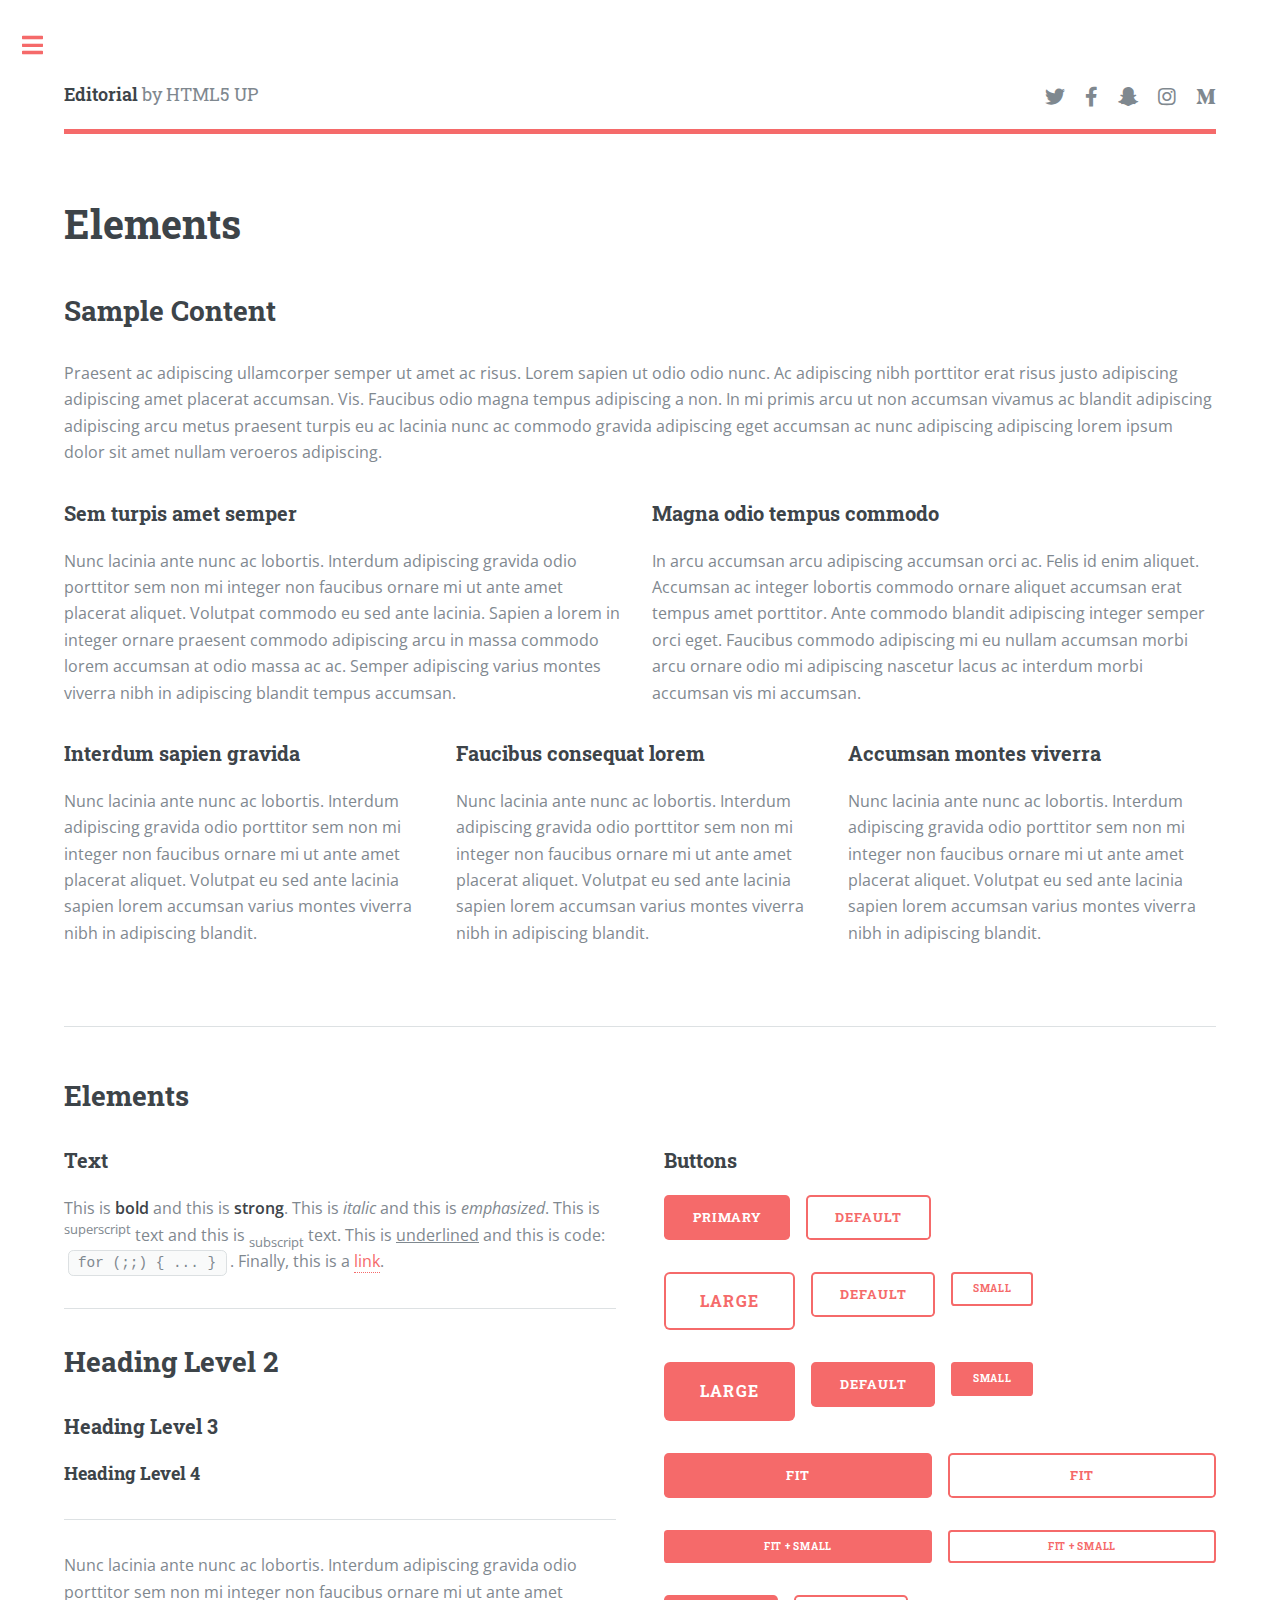
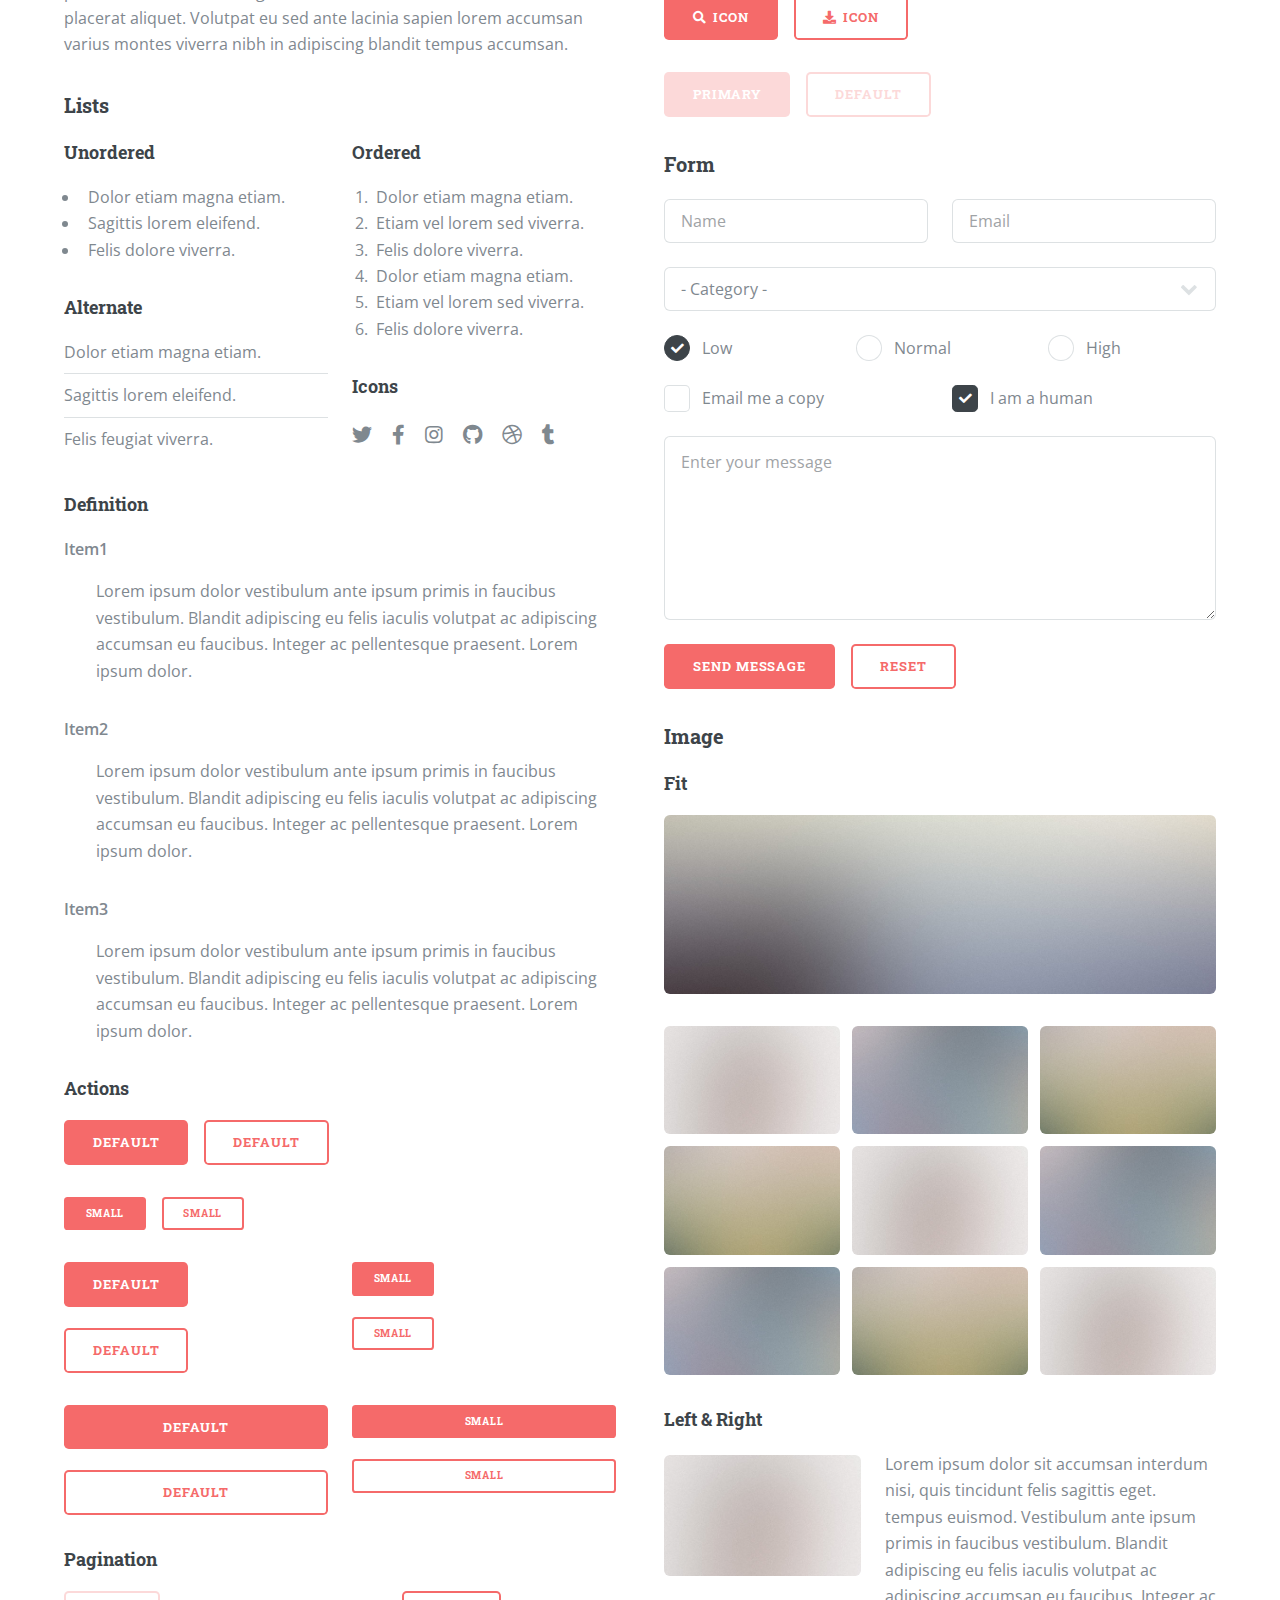
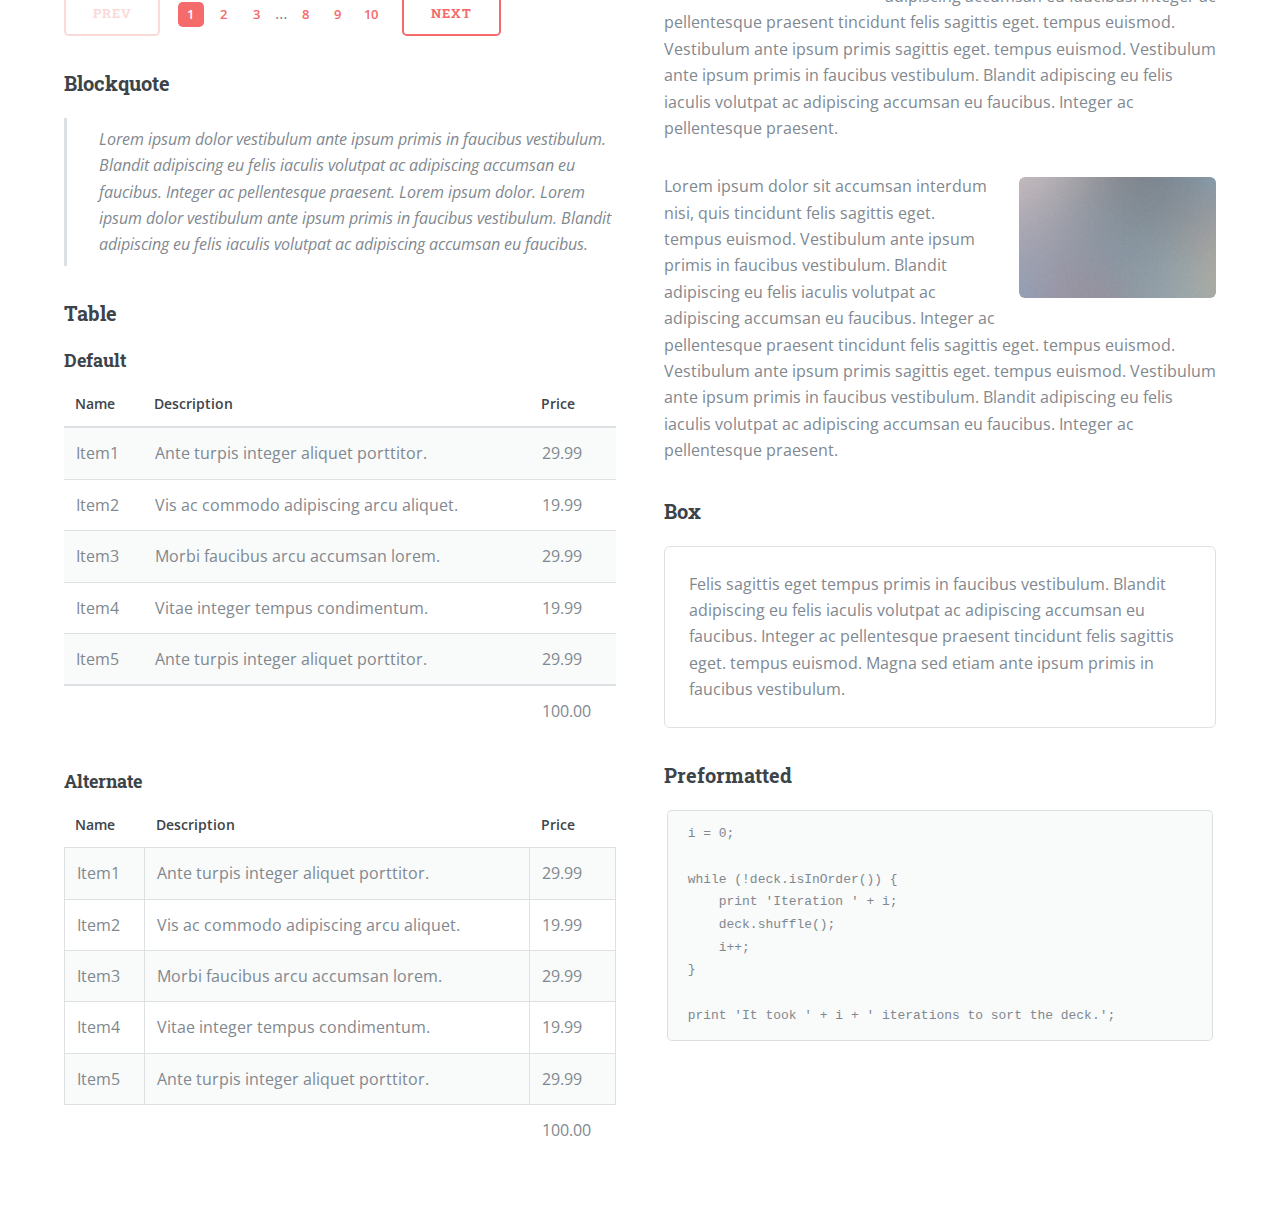
<file: elements.html>
<!DOCTYPE HTML>
<!--
	Editorial by HTML5 UP
	html5up.net | @ajlkn
	Free for personal and commercial use under the CCA 3.0 license (html5up.net/license)
-->
<html>
	<head>
		<title>Elements - Editorial by HTML5 UP</title>
		<meta charset="utf-8" />
		<meta name="viewport" content="width=device-width, initial-scale=1, user-scalable=no" />
		<link rel="stylesheet" href="assets/css/main.css" />
	</head>
	<body class="is-preload">

		<!-- Wrapper -->
			<div id="wrapper">

				<!-- Main -->
					<div id="main">
						<div class="inner">

							<!-- Header -->
								<header id="header">
									<a href="index.html" class="logo"><strong>Editorial</strong> by HTML5 UP</a>
									<ul class="icons">
										<li><a href="#" class="icon brands fa-twitter"><span class="label">Twitter</span></a></li>
										<li><a href="#" class="icon brands fa-facebook-f"><span class="label">Facebook</span></a></li>
										<li><a href="#" class="icon brands fa-snapchat-ghost"><span class="label">Snapchat</span></a></li>
										<li><a href="#" class="icon brands fa-instagram"><span class="label">Instagram</span></a></li>
										<li><a href="#" class="icon brands fa-medium-m"><span class="label">Medium</span></a></li>
									</ul>
								</header>

							<!-- Content -->
								<section>
									<header class="main">
										<h1>Elements</h1>
									</header>

									<!-- Content -->
										<h2 id="content">Sample Content</h2>
										<p>Praesent ac adipiscing ullamcorper semper ut amet ac risus. Lorem sapien ut odio odio nunc. Ac adipiscing nibh porttitor erat risus justo adipiscing adipiscing amet placerat accumsan. Vis. Faucibus odio magna tempus adipiscing a non. In mi primis arcu ut non accumsan vivamus ac blandit adipiscing adipiscing arcu metus praesent turpis eu ac lacinia nunc ac commodo gravida adipiscing eget accumsan ac nunc adipiscing adipiscing lorem ipsum dolor sit amet nullam veroeros adipiscing.</p>
										<div class="row">
											<div class="col-6 col-12-small">
												<h3>Sem turpis amet semper</h3>
												<p>Nunc lacinia ante nunc ac lobortis. Interdum adipiscing gravida odio porttitor sem non mi integer non faucibus ornare mi ut ante amet placerat aliquet. Volutpat commodo eu sed ante lacinia. Sapien a lorem in integer ornare praesent commodo adipiscing arcu in massa commodo lorem accumsan at odio massa ac ac. Semper adipiscing varius montes viverra nibh in adipiscing blandit tempus accumsan.</p>
											</div>
											<div class="col-6 col-12-small">
												<h3>Magna odio tempus commodo</h3>
												<p>In arcu accumsan arcu adipiscing accumsan orci ac. Felis id enim aliquet. Accumsan ac integer lobortis commodo ornare aliquet accumsan erat tempus amet porttitor. Ante commodo blandit adipiscing integer semper orci eget. Faucibus commodo adipiscing mi eu nullam accumsan morbi arcu ornare odio mi adipiscing nascetur lacus ac interdum morbi accumsan vis mi accumsan.</p>
											</div>
											<!-- Break -->
											<div class="col-4 col-12-medium">
												<h3>Interdum sapien gravida</h3>
												<p>Nunc lacinia ante nunc ac lobortis. Interdum adipiscing gravida odio porttitor sem non mi integer non faucibus ornare mi ut ante amet placerat aliquet. Volutpat eu sed ante lacinia sapien lorem accumsan varius montes viverra nibh in adipiscing blandit.</p>
											</div>
											<div class="col-4 col-12-medium">
												<h3>Faucibus consequat lorem</h3>
												<p>Nunc lacinia ante nunc ac lobortis. Interdum adipiscing gravida odio porttitor sem non mi integer non faucibus ornare mi ut ante amet placerat aliquet. Volutpat eu sed ante lacinia sapien lorem accumsan varius montes viverra nibh in adipiscing blandit.</p>
											</div>
											<div class="col-4 col-12-medium">
												<h3>Accumsan montes viverra</h3>
												<p>Nunc lacinia ante nunc ac lobortis. Interdum adipiscing gravida odio porttitor sem non mi integer non faucibus ornare mi ut ante amet placerat aliquet. Volutpat eu sed ante lacinia sapien lorem accumsan varius montes viverra nibh in adipiscing blandit.</p>
											</div>
										</div>

									<hr class="major" />

									<!-- Elements -->
										<h2 id="elements">Elements</h2>
										<div class="row gtr-200">
											<div class="col-6 col-12-medium">

												<!-- Text stuff -->
													<h3>Text</h3>
													<p>This is <b>bold</b> and this is <strong>strong</strong>. This is <i>italic</i> and this is <em>emphasized</em>.
													This is <sup>superscript</sup> text and this is <sub>subscript</sub> text.
													This is <u>underlined</u> and this is code: <code>for (;;) { ... }</code>.
													Finally, this is a <a href="#">link</a>.</p>
													<hr />
													<h2>Heading Level 2</h2>
													<h3>Heading Level 3</h3>
													<h4>Heading Level 4</h4>
													<hr />
													<p>Nunc lacinia ante nunc ac lobortis. Interdum adipiscing gravida odio porttitor sem non mi integer non faucibus ornare mi ut ante amet placerat aliquet. Volutpat eu sed ante lacinia sapien lorem accumsan varius montes viverra nibh in adipiscing blandit tempus accumsan.</p>

												<!-- Lists -->
													<h3>Lists</h3>
													<div class="row">
														<div class="col-6 col-12-small">

															<h4>Unordered</h4>
															<ul>
																<li>Dolor etiam magna etiam.</li>
																<li>Sagittis lorem eleifend.</li>
																<li>Felis dolore viverra.</li>
															</ul>

															<h4>Alternate</h4>
															<ul class="alt">
																<li>Dolor etiam magna etiam.</li>
																<li>Sagittis lorem eleifend.</li>
																<li>Felis feugiat viverra.</li>
															</ul>

														</div>
														<div class="col-6 col-12-small">

															<h4>Ordered</h4>
															<ol>
																<li>Dolor etiam magna etiam.</li>
																<li>Etiam vel lorem sed viverra.</li>
																<li>Felis dolore viverra.</li>
																<li>Dolor etiam magna etiam.</li>
																<li>Etiam vel lorem sed viverra.</li>
																<li>Felis dolore viverra.</li>
															</ol>

															<h4>Icons</h4>
															<ul class="icons">
																<li><a href="#" class="icon brands fa-twitter"><span class="label">Twitter</span></a></li>
																<li><a href="#" class="icon brands fa-facebook-f"><span class="label">Facebook</span></a></li>
																<li><a href="#" class="icon brands fa-instagram"><span class="label">Instagram</span></a></li>
																<li><a href="#" class="icon brands fa-github"><span class="label">Github</span></a></li>
																<li><a href="#" class="icon brands fa-dribbble"><span class="label">Dribbble</span></a></li>
																<li><a href="#" class="icon brands fa-tumblr"><span class="label">Tumblr</span></a></li>
															</ul>

														</div>
													</div>
													<h4>Definition</h4>
													<dl>
														<dt>Item1</dt>
														<dd>
															<p>Lorem ipsum dolor vestibulum ante ipsum primis in faucibus vestibulum. Blandit adipiscing eu felis iaculis volutpat ac adipiscing accumsan eu faucibus. Integer ac pellentesque praesent. Lorem ipsum dolor.</p>
														</dd>
														<dt>Item2</dt>
														<dd>
															<p>Lorem ipsum dolor vestibulum ante ipsum primis in faucibus vestibulum. Blandit adipiscing eu felis iaculis volutpat ac adipiscing accumsan eu faucibus. Integer ac pellentesque praesent. Lorem ipsum dolor.</p>
														</dd>
														<dt>Item3</dt>
														<dd>
															<p>Lorem ipsum dolor vestibulum ante ipsum primis in faucibus vestibulum. Blandit adipiscing eu felis iaculis volutpat ac adipiscing accumsan eu faucibus. Integer ac pellentesque praesent. Lorem ipsum dolor.</p>
														</dd>
													</dl>

													<h4>Actions</h4>
													<ul class="actions">
														<li><a href="#" class="button primary">Default</a></li>
														<li><a href="#" class="button">Default</a></li>
													</ul>
													<ul class="actions small">
														<li><a href="#" class="button primary small">Small</a></li>
														<li><a href="#" class="button small">Small</a></li>
													</ul>
													<div class="row">
														<div class="col-6 col-12-small">
															<ul class="actions stacked">
																<li><a href="#" class="button primary">Default</a></li>
																<li><a href="#" class="button">Default</a></li>
															</ul>
														</div>
														<div class="col-6 col-12-small">
															<ul class="actions stacked">
																<li><a href="#" class="button primary small">Small</a></li>
																<li><a href="#" class="button small">Small</a></li>
															</ul>
														</div>
														<div class="col-6 col-12-small">
															<ul class="actions stacked">
																<li><a href="#" class="button primary fit">Default</a></li>
																<li><a href="#" class="button fit">Default</a></li>
															</ul>
														</div>
														<div class="col-6 col-12-small">
															<ul class="actions stacked">
																<li><a href="#" class="button primary small fit">Small</a></li>
																<li><a href="#" class="button small fit">Small</a></li>
															</ul>
														</div>
													</div>

													<h4>Pagination</h4>
													<ul class="pagination">
														<li><span class="button disabled">Prev</span></li>
														<li><a href="#" class="page active">1</a></li>
														<li><a href="#" class="page">2</a></li>
														<li><a href="#" class="page">3</a></li>
														<li><span>&hellip;</span></li>
														<li><a href="#" class="page">8</a></li>
														<li><a href="#" class="page">9</a></li>
														<li><a href="#" class="page">10</a></li>
														<li><a href="#" class="button">Next</a></li>
													</ul>

												<!-- Blockquote -->
													<h3>Blockquote</h3>
													<blockquote>Lorem ipsum dolor vestibulum ante ipsum primis in faucibus vestibulum. Blandit adipiscing eu felis iaculis volutpat ac adipiscing accumsan eu faucibus. Integer ac pellentesque praesent. Lorem ipsum dolor. Lorem ipsum dolor vestibulum ante ipsum primis in faucibus vestibulum. Blandit adipiscing eu felis iaculis volutpat ac adipiscing accumsan eu faucibus.</blockquote>

												<!-- Table -->
													<h3>Table</h3>

													<h4>Default</h4>
													<div class="table-wrapper">
														<table>
															<thead>
																<tr>
																	<th>Name</th>
																	<th>Description</th>
																	<th>Price</th>
																</tr>
															</thead>
															<tbody>
																<tr>
																	<td>Item1</td>
																	<td>Ante turpis integer aliquet porttitor.</td>
																	<td>29.99</td>
																</tr>
																<tr>
																	<td>Item2</td>
																	<td>Vis ac commodo adipiscing arcu aliquet.</td>
																	<td>19.99</td>
																</tr>
																<tr>
																	<td>Item3</td>
																	<td> Morbi faucibus arcu accumsan lorem.</td>
																	<td>29.99</td>
																</tr>
																<tr>
																	<td>Item4</td>
																	<td>Vitae integer tempus condimentum.</td>
																	<td>19.99</td>
																</tr>
																<tr>
																	<td>Item5</td>
																	<td>Ante turpis integer aliquet porttitor.</td>
																	<td>29.99</td>
																</tr>
															</tbody>
															<tfoot>
																<tr>
																	<td colspan="2"></td>
																	<td>100.00</td>
																</tr>
															</tfoot>
														</table>
													</div>

													<h4>Alternate</h4>
													<div class="table-wrapper">
														<table class="alt">
															<thead>
																<tr>
																	<th>Name</th>
																	<th>Description</th>
																	<th>Price</th>
																</tr>
															</thead>
															<tbody>
																<tr>
																	<td>Item1</td>
																	<td>Ante turpis integer aliquet porttitor.</td>
																	<td>29.99</td>
																</tr>
																<tr>
																	<td>Item2</td>
																	<td>Vis ac commodo adipiscing arcu aliquet.</td>
																	<td>19.99</td>
																</tr>
																<tr>
																	<td>Item3</td>
																	<td> Morbi faucibus arcu accumsan lorem.</td>
																	<td>29.99</td>
																</tr>
																<tr>
																	<td>Item4</td>
																	<td>Vitae integer tempus condimentum.</td>
																	<td>19.99</td>
																</tr>
																<tr>
																	<td>Item5</td>
																	<td>Ante turpis integer aliquet porttitor.</td>
																	<td>29.99</td>
																</tr>
															</tbody>
															<tfoot>
																<tr>
																	<td colspan="2"></td>
																	<td>100.00</td>
																</tr>
															</tfoot>
														</table>
													</div>

											</div>
											<div class="col-6 col-12-medium">

												<!-- Buttons -->
													<h3>Buttons</h3>
													<ul class="actions">
														<li><a href="#" class="button primary">Primary</a></li>
														<li><a href="#" class="button">Default</a></li>
													</ul>
													<ul class="actions">
														<li><a href="#" class="button large">Large</a></li>
														<li><a href="#" class="button">Default</a></li>
														<li><a href="#" class="button small">Small</a></li>
													</ul>
													<ul class="actions">
														<li><a href="#" class="button primary large">Large</a></li>
														<li><a href="#" class="button primary">Default</a></li>
														<li><a href="#" class="button primary small">Small</a></li>
													</ul>
													<ul class="actions fit">
														<li><a href="#" class="button primary fit">Fit</a></li>
														<li><a href="#" class="button fit">Fit</a></li>
													</ul>
													<ul class="actions fit small">
														<li><a href="#" class="button primary fit small">Fit + Small</a></li>
														<li><a href="#" class="button fit small">Fit + Small</a></li>
													</ul>
													<ul class="actions">
														<li><a href="#" class="button primary icon solid fa-search">Icon</a></li>
														<li><a href="#" class="button icon solid fa-download">Icon</a></li>
													</ul>
													<ul class="actions">
														<li><span class="button primary disabled">Primary</span></li>
														<li><span class="button disabled">Default</span></li>
													</ul>

												<!-- Form -->
													<h3>Form</h3>

													<form method="post" action="#">
														<div class="row gtr-uniform">
															<div class="col-6 col-12-xsmall">
																<input type="text" name="demo-name" id="demo-name" value="" placeholder="Name" />
															</div>
															<div class="col-6 col-12-xsmall">
																<input type="email" name="demo-email" id="demo-email" value="" placeholder="Email" />
															</div>
															<!-- Break -->
															<div class="col-12">
																<select name="demo-category" id="demo-category">
																	<option value="">- Category -</option>
																	<option value="1">Manufacturing</option>
																	<option value="1">Shipping</option>
																	<option value="1">Administration</option>
																	<option value="1">Human Resources</option>
																</select>
															</div>
															<!-- Break -->
															<div class="col-4 col-12-small">
																<input type="radio" id="demo-priority-low" name="demo-priority" checked>
																<label for="demo-priority-low">Low</label>
															</div>
															<div class="col-4 col-12-small">
																<input type="radio" id="demo-priority-normal" name="demo-priority">
																<label for="demo-priority-normal">Normal</label>
															</div>
															<div class="col-4 col-12-small">
																<input type="radio" id="demo-priority-high" name="demo-priority">
																<label for="demo-priority-high">High</label>
															</div>
															<!-- Break -->
															<div class="col-6 col-12-small">
																<input type="checkbox" id="demo-copy" name="demo-copy">
																<label for="demo-copy">Email me a copy</label>
															</div>
															<div class="col-6 col-12-small">
																<input type="checkbox" id="demo-human" name="demo-human" checked>
																<label for="demo-human">I am a human</label>
															</div>
															<!-- Break -->
															<div class="col-12">
																<textarea name="demo-message" id="demo-message" placeholder="Enter your message" rows="6"></textarea>
															</div>
															<!-- Break -->
															<div class="col-12">
																<ul class="actions">
																	<li><input type="submit" value="Send Message" class="primary" /></li>
																	<li><input type="reset" value="Reset" /></li>
																</ul>
															</div>
														</div>
													</form>

												<!-- Image -->
													<h3>Image</h3>

													<h4>Fit</h4>
													<span class="image fit"><img src="images/pic11.jpg" alt="" /></span>
													<div class="box alt">
														<div class="row gtr-50 gtr-uniform">
															<div class="col-4"><span class="image fit"><img src="images/pic01.jpg" alt="" /></span></div>
															<div class="col-4"><span class="image fit"><img src="images/pic02.jpg" alt="" /></span></div>
															<div class="col-4"><span class="image fit"><img src="images/pic03.jpg" alt="" /></span></div>
															<!-- Break -->
															<div class="col-4"><span class="image fit"><img src="images/pic03.jpg" alt="" /></span></div>
															<div class="col-4"><span class="image fit"><img src="images/pic01.jpg" alt="" /></span></div>
															<div class="col-4"><span class="image fit"><img src="images/pic02.jpg" alt="" /></span></div>
															<!-- Break -->
															<div class="col-4"><span class="image fit"><img src="images/pic02.jpg" alt="" /></span></div>
															<div class="col-4"><span class="image fit"><img src="images/pic03.jpg" alt="" /></span></div>
															<div class="col-4"><span class="image fit"><img src="images/pic01.jpg" alt="" /></span></div>
														</div>
													</div>

													<h4>Left &amp; Right</h4>
													<p><span class="image left"><img src="images/pic01.jpg" alt="" /></span>Lorem ipsum dolor sit accumsan interdum nisi, quis tincidunt felis sagittis eget. tempus euismod. Vestibulum ante ipsum primis in faucibus vestibulum. Blandit adipiscing eu felis iaculis volutpat ac adipiscing accumsan eu faucibus. Integer ac pellentesque praesent tincidunt felis sagittis eget. tempus euismod. Vestibulum ante ipsum primis sagittis eget. tempus euismod. Vestibulum ante ipsum primis in faucibus vestibulum. Blandit adipiscing eu felis iaculis volutpat ac adipiscing accumsan eu faucibus. Integer ac pellentesque praesent.</p>
													<p><span class="image right"><img src="images/pic02.jpg" alt="" /></span>Lorem ipsum dolor sit accumsan interdum nisi, quis tincidunt felis sagittis eget. tempus euismod. Vestibulum ante ipsum primis in faucibus vestibulum. Blandit adipiscing eu felis iaculis volutpat ac adipiscing accumsan eu faucibus. Integer ac pellentesque praesent tincidunt felis sagittis eget. tempus euismod. Vestibulum ante ipsum primis sagittis eget. tempus euismod. Vestibulum ante ipsum primis in faucibus vestibulum. Blandit adipiscing eu felis iaculis volutpat ac adipiscing accumsan eu faucibus. Integer ac pellentesque praesent.</p>

												<!-- Box -->
													<h3>Box</h3>
													<div class="box">
														<p>Felis sagittis eget tempus primis in faucibus vestibulum. Blandit adipiscing eu felis iaculis volutpat ac adipiscing accumsan eu faucibus. Integer ac pellentesque praesent tincidunt felis sagittis eget. tempus euismod. Magna sed etiam ante ipsum primis in faucibus vestibulum.</p>
													</div>

												<!-- Preformatted Code -->
													<h3>Preformatted</h3>
													<pre><code>i = 0;

while (!deck.isInOrder()) {
    print 'Iteration ' + i;
    deck.shuffle();
    i++;
}

print 'It took ' + i + ' iterations to sort the deck.';
</code></pre>

											</div>
										</div>

								</section>

						</div>
					</div>

				<!-- Sidebar -->
					<div id="sidebar">
						<div class="inner">

							<!-- Search -->
								<section id="search" class="alt">
									<form method="post" action="#">
										<input type="text" name="query" id="query" placeholder="Search" />
									</form>
								</section>

							<!-- Menu -->
								<nav id="menu">
									<header class="major">
										<h2>Menu</h2>
									</header>
									<ul>
										<li><a href="index.html">Homepage</a></li>
										<li><a href="generic.html">Generic</a></li>
										<li><a href="elements.html">Elements</a></li>
										<li>
											<span class="opener">Submenu</span>
											<ul>
												<li><a href="#">Lorem Dolor</a></li>
												<li><a href="#">Ipsum Adipiscing</a></li>
												<li><a href="#">Tempus Magna</a></li>
												<li><a href="#">Feugiat Veroeros</a></li>
											</ul>
										</li>
										<li><a href="#">Etiam Dolore</a></li>
										<li><a href="#">Adipiscing</a></li>
										<li>
											<span class="opener">Another Submenu</span>
											<ul>
												<li><a href="#">Lorem Dolor</a></li>
												<li><a href="#">Ipsum Adipiscing</a></li>
												<li><a href="#">Tempus Magna</a></li>
												<li><a href="#">Feugiat Veroeros</a></li>
											</ul>
										</li>
										<li><a href="#">Maximus Erat</a></li>
										<li><a href="#">Sapien Mauris</a></li>
										<li><a href="#">Amet Lacinia</a></li>
									</ul>
								</nav>

							<!-- Section -->
								<section>
									<header class="major">
										<h2>Ante interdum</h2>
									</header>
									<div class="mini-posts">
										<article>
											<a href="#" class="image"><img src="images/pic07.jpg" alt="" /></a>
											<p>Aenean ornare velit lacus, ac varius enim lorem ullamcorper dolore aliquam.</p>
										</article>
										<article>
											<a href="#" class="image"><img src="images/pic08.jpg" alt="" /></a>
											<p>Aenean ornare velit lacus, ac varius enim lorem ullamcorper dolore aliquam.</p>
										</article>
										<article>
											<a href="#" class="image"><img src="images/pic09.jpg" alt="" /></a>
											<p>Aenean ornare velit lacus, ac varius enim lorem ullamcorper dolore aliquam.</p>
										</article>
									</div>
									<ul class="actions">
										<li><a href="#" class="button">More</a></li>
									</ul>
								</section>

							<!-- Section -->
								<section>
									<header class="major">
										<h2>Get in touch</h2>
									</header>
									<p>Sed varius enim lorem ullamcorper dolore aliquam aenean ornare velit lacus, ac varius enim lorem ullamcorper dolore. Proin sed aliquam facilisis ante interdum. Sed nulla amet lorem feugiat tempus aliquam.</p>
									<ul class="contact">
										<li class="icon solid fa-envelope"><a href="#">information@untitled.tld</a></li>
										<li class="icon solid fa-phone">(000) 000-0000</li>
										<li class="icon solid fa-home">1234 Somewhere Road #8254<br />
										Nashville, TN 00000-0000</li>
									</ul>
								</section>

							<!-- Footer -->
								<footer id="footer">
									<p class="copyright">&copy; Untitled. All rights reserved. Demo Images: <a href="https://unsplash.com">Unsplash</a>. Design: <a href="https://html5up.net">HTML5 UP</a>.</p>
								</footer>

						</div>
					</div>

			</div>

		<!-- Scripts -->
			<script src="assets/js/jquery.min.js"></script>
			<script src="assets/js/browser.min.js"></script>
			<script src="assets/js/breakpoints.min.js"></script>
			<script src="assets/js/util.js"></script>
			<script src="assets/js/main.js"></script>

	</body>
</html>
</file>
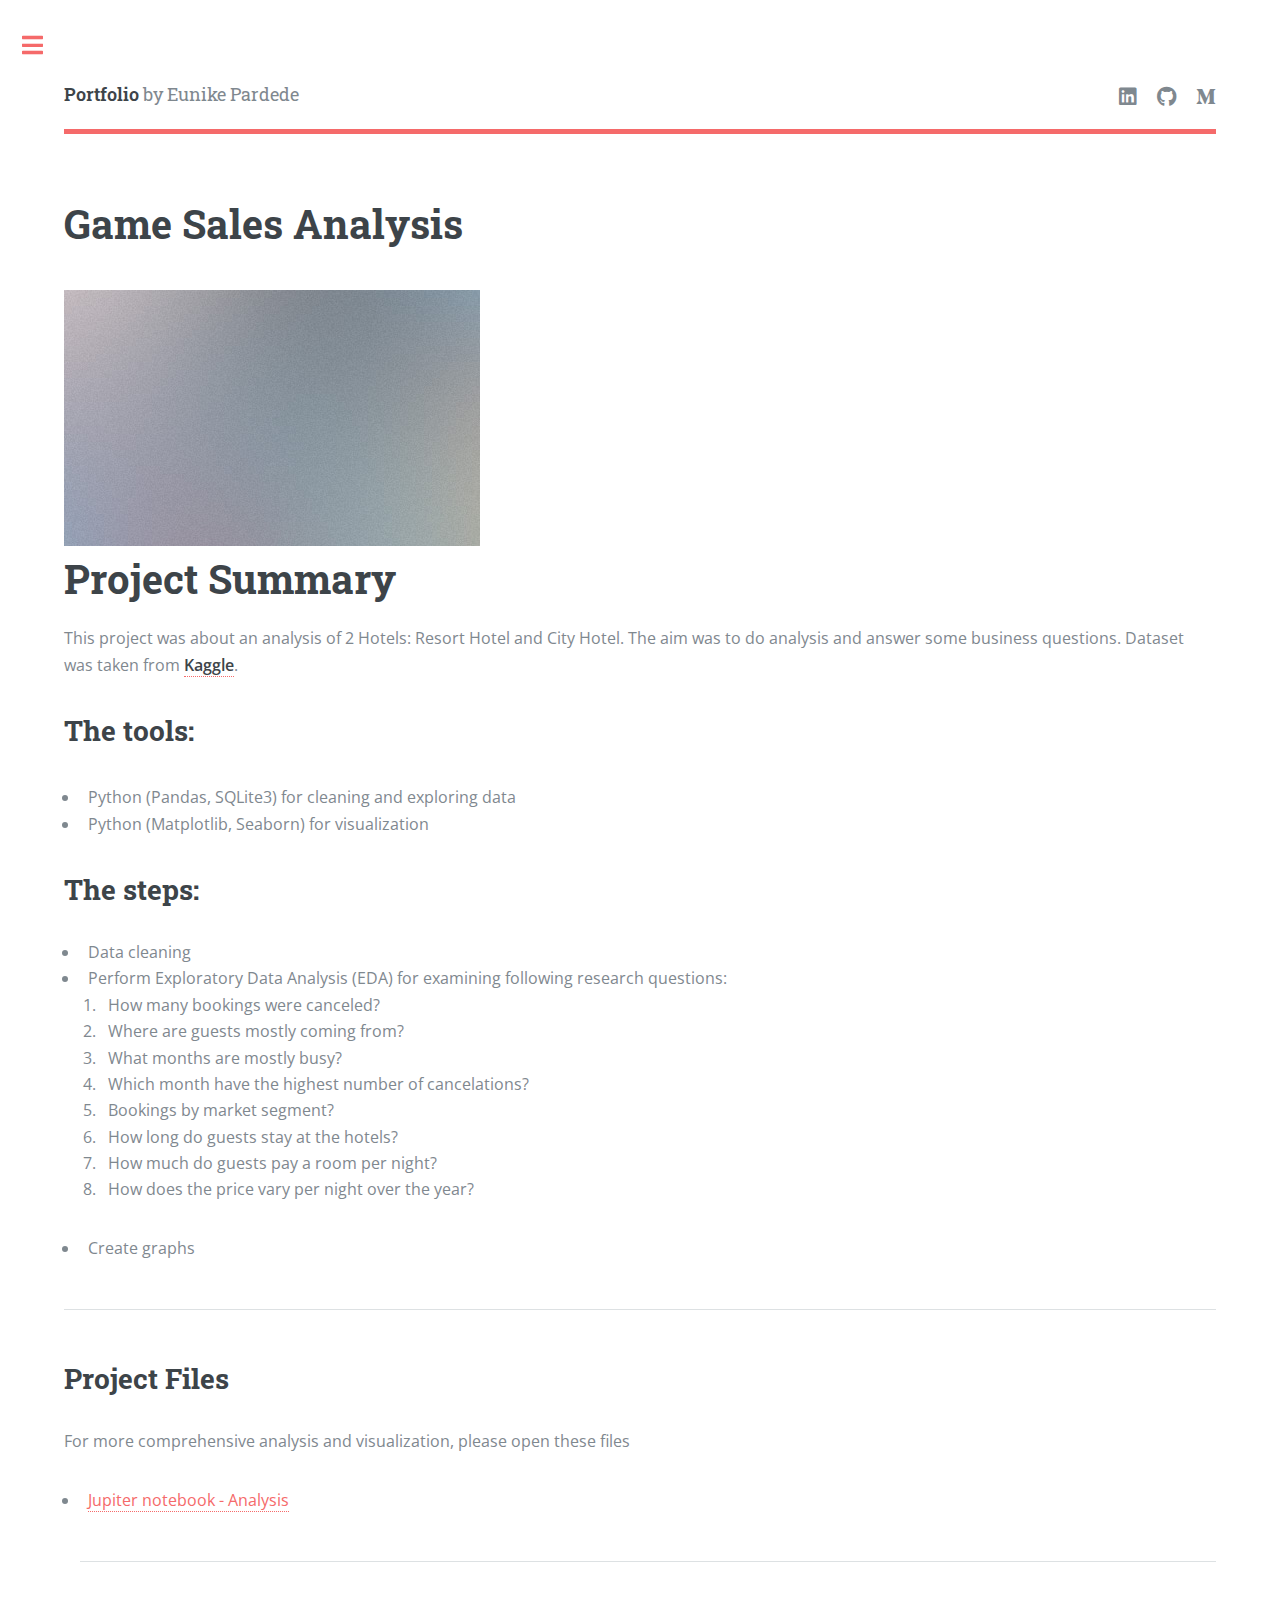
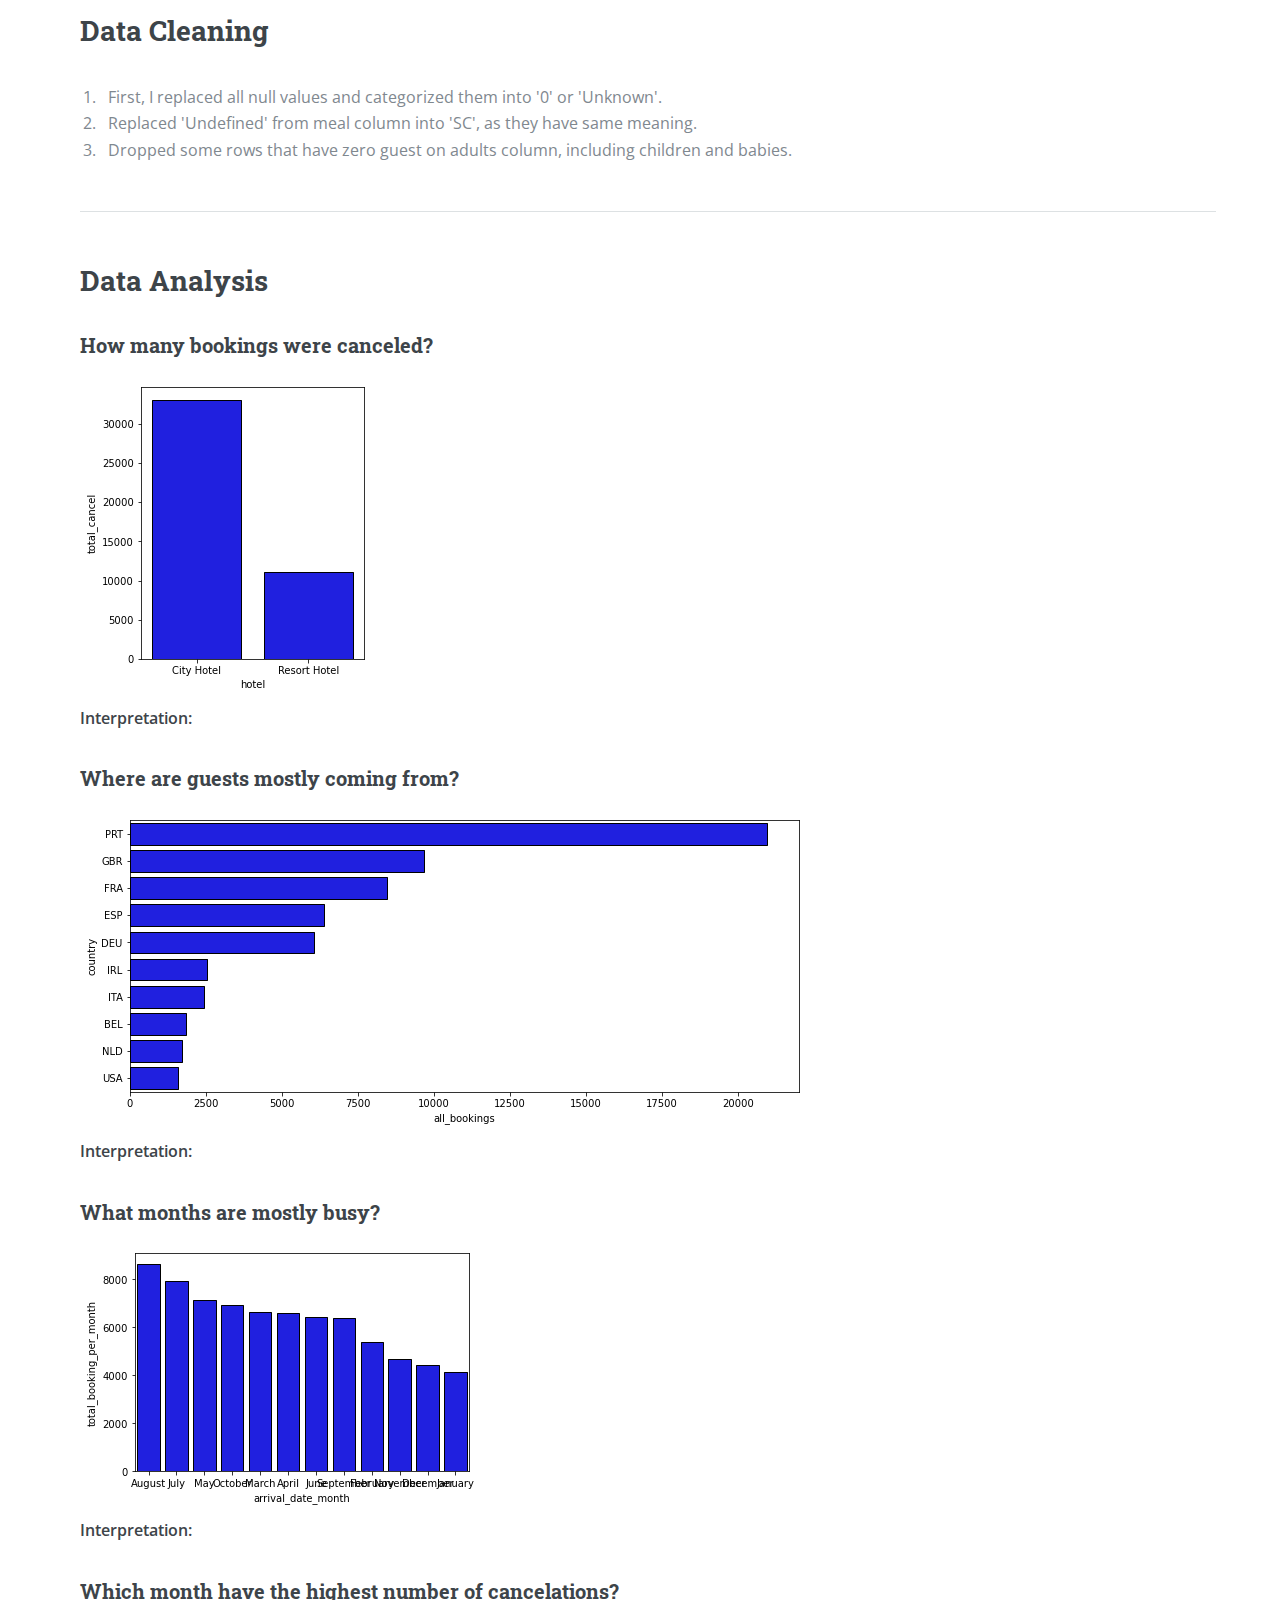
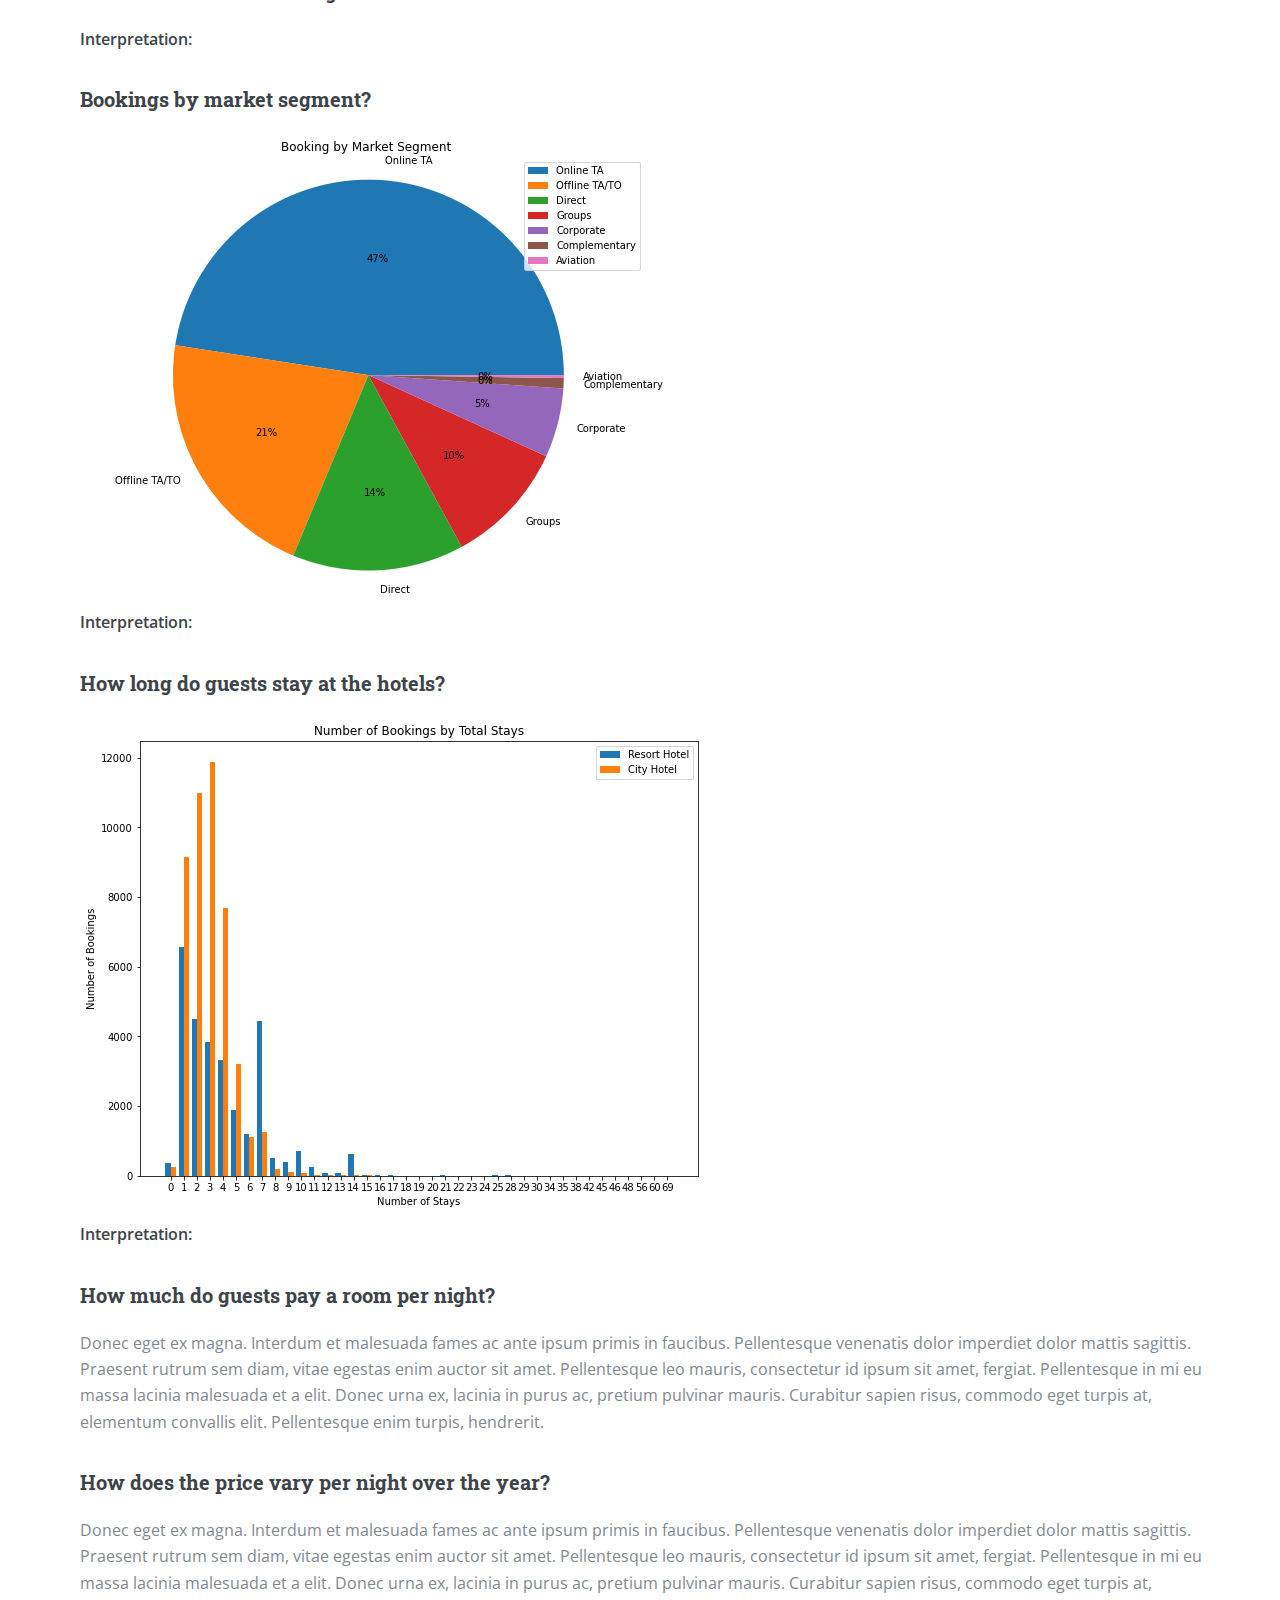
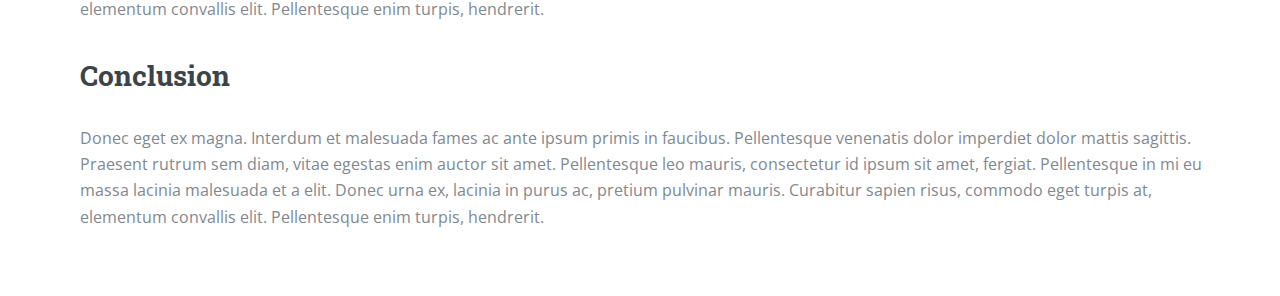
<file: game.html>
<!DOCTYPE HTML>
<!--
	Editorial by HTML5 UP
	html5up.net | @ajlkn
	Free for personal and commercial use under the CCA 3.0 license (html5up.net/license)
-->
<html>
	<head>
		<title>Game - Portfolio by Eunike Pardede</title>
		<meta charset="utf-8" />
		<meta name="viewport" content="width=device-width, initial-scale=1, user-scalable=no" />
		<link rel="stylesheet" href="assets/css/main.css" />
	</head>
	<body class="is-preload">

		<!-- Wrapper -->
			<div id="wrapper">

				<!-- Main -->
					<div id="main">
						<div class="inner">

							<!-- Header -->
								<header id="header">
									<a href="index.html" class="logo"><strong>Portfolio</strong> by Eunike Pardede</a>
									<ul class="icons">
										<li><a href="https://www.linkedin.com/in/eunikepardede/" class="icon brands fa-linkedin"><span class="label">LinkedIn</span></a></li>
										<li><a href="https://github.com/eunikehp" class="icon brands fa-github"><span class="label">Github</span></a></li>
										<li><a href="https://medium.com/@eunikehp" class="icon brands fa-medium-m"><span class="label">Medium</span></a></li>
									</ul>
								</header>

							<!-- Content -->
								<section>
									<header class="main">
										<h1>Game Sales Analysis</h1>
									</header>

									<span class="Dashboard"><img src="images/pic02.jpg" alt="" /></span>

										<h1>Project Summary</h1>
									<p>This project was about an analysis of 2 Hotels: Resort Hotel and City Hotel. 
										The aim was to do analysis and answer some business questions. Dataset was taken from <a href="https://www.kaggle.com/datasets/jessemostipak/hotel-booking-demand"><b>Kaggle</b></a>.
										
										<h2>The tools:</h2>
									<p>
										<ul>
										<li>Python (Pandas, SQLite3) for cleaning and exploring data </li>
										<li>Python (Matplotlib, Seaborn) for visualization</li>
										</ul>
									</p>

										<h2>The steps:</h2>
										<ul>
											<li>Data cleaning</li>
											<li>Perform Exploratory Data Analysis (EDA) for examining following research questions:</li>
										<ol>
										<li>How many bookings were canceled?</li>
										<li>Where are guests mostly coming from?</li>
										<li>What months are mostly busy?</li>
										<li>Which month have the highest number of cancelations?</li>
										<li>Bookings by market segment?</li>
										<li>How long do guests stay at the hotels?</li>
										<li>How much do guests pay a room per night?</li>
										<li>How does the price vary per night over the year?</li>
										</ol>
											<li>Create graphs </li>
										</ul>
										 </p>

									
									<hr class="major" />

									<h2>Project Files</h2>
									<p>For more comprehensive analysis and visualization, please open these files </p>
									<p><ul>
										<li><a href="https://github.com/eunikehp/Hotel_Booking/blob/main/Hotel%20Booking.ipynb">Jupiter notebook - Analysis</span></a></li>
										</p>

									<hr class="major" />
									
									<h2>Data Cleaning</h2>
									<p>
										<ol>
											<li>First, I replaced all null values and categorized them into '0' or 'Unknown'.</li>
											<li>Replaced 'Undefined' from meal column into 'SC', as they have same meaning. </li>
											<li>Dropped some rows that have zero guest on adults column, including children and babies.   </li>
										</ol></p>
									
									<hr class="major" />
									
									<h2>Data Analysis</h2>
									
										<h3>How many bookings were canceled?</h3>
										<span class="Dashboard"><img src="images/1.png" alt="" /></span>
										<p><b>Interpretation:</b> </p>

										<h3>Where are guests mostly coming from?</h3>
										<span class="Dashboard"><img src="images/2.png" alt="" /></span>
										<p><b>Interpretation:</b> </p>

										<h3>What months are mostly busy?</h3>
										<span class="Dashboard"><img src="images/3.png" alt="" /></span>
										<p><b>Interpretation:</b> </p>

										<h3>Which month have the highest number of cancelations?</h3>
										
										<p><b>Interpretation:</b> </p>

										<h3>Bookings by market segment?</h3>
										<span class="Dashboard"><img src="images/4.png" alt="" /></span>
										<p><b>Interpretation:</b> </p>

										<h3>How long do guests stay at the hotels?</h3>
										<span class="Dashboard"><img src="images/5.png" alt="" /></span>
										<p><b>Interpretation:</b> </p>

										<h3>How much do guests pay a room per night?</h3>
										<p>Donec eget ex magna. Interdum et malesuada fames ac ante ipsum primis in faucibus. Pellentesque venenatis dolor imperdiet dolor mattis sagittis. Praesent rutrum sem diam, vitae egestas enim auctor sit amet. Pellentesque leo mauris, consectetur id ipsum sit amet, fergiat. Pellentesque in mi eu massa lacinia malesuada et a elit. Donec urna ex, lacinia in purus ac, pretium pulvinar mauris. Curabitur sapien risus, commodo eget turpis at, elementum convallis elit. Pellentesque enim turpis, hendrerit.</p>
										
										<h3>How does the price vary per night over the year?</h3>
										<p>Donec eget ex magna. Interdum et malesuada fames ac ante ipsum primis in faucibus. Pellentesque venenatis dolor imperdiet dolor mattis sagittis. Praesent rutrum sem diam, vitae egestas enim auctor sit amet. Pellentesque leo mauris, consectetur id ipsum sit amet, fergiat. Pellentesque in mi eu massa lacinia malesuada et a elit. Donec urna ex, lacinia in purus ac, pretium pulvinar mauris. Curabitur sapien risus, commodo eget turpis at, elementum convallis elit. Pellentesque enim turpis, hendrerit.</p>
										
									<h2>Conclusion</h2>
									<p>Donec eget ex magna. Interdum et malesuada fames ac ante ipsum primis in faucibus. Pellentesque venenatis dolor imperdiet dolor mattis sagittis. Praesent rutrum sem diam, vitae egestas enim auctor sit amet. Pellentesque leo mauris, consectetur id ipsum sit amet, fergiat. Pellentesque in mi eu massa lacinia malesuada et a elit. Donec urna ex, lacinia in purus ac, pretium pulvinar mauris. Curabitur sapien risus, commodo eget turpis at, elementum convallis elit. Pellentesque enim turpis, hendrerit.</p>
									
										
										
										
										
											
								</section>

						</div>
					</div>

				<!-- Sidebar -->
					<div id="sidebar">
						<div class="inner">

							<!-- Search -->
								<section id="search" class="alt">
									<form method="post" action="#">
										<input type="text" name="query" id="query" placeholder="Search" />
									</form>
								</section>

							<!-- Menu -->
								<nav id="menu">
									<header class="major">
										<h2>Menu</h2>
									</header>
									<ul>
										<li><a href="index.html">Home</a></li>
										<li><a href="aboutme.html">About</a></li>
										<li><a href="projects.html">Projects</a></li>
										<li><a href="elements.html">Elements</a></li>
										<!--<li>
											<span class="opener">Submenu</span>
											<ul>
												<li><a href="#">Lorem Dolor</a></li>
												<li><a href="#">Ipsum Adipiscing</a></li>
												<li><a href="#">Tempus Magna</a></li>
												<li><a href="#">Feugiat Veroeros</a></li>
											</ul>
										</li>
										<li><a href="#">Etiam Dolore</a></li>
										<li><a href="#">Adipiscing</a></li>
										<li>
											<span class="opener">Another Submenu</span>
											<ul>
												<li><a href="#">Lorem Dolor</a></li>
												<li><a href="#">Ipsum Adipiscing</a></li>
												<li><a href="#">Tempus Magna</a></li>
												<li><a href="#">Feugiat Veroeros</a></li>
											</ul>
										</li>
										<li><a href="#">Maximus Erat</a></li>
										<li><a href="#">Sapien Mauris</a></li>
										<li><a href="#">Amet Lacinia</a></li> -->
									</ul>
								</nav>

							<!-- Section -->
							<!--
								<section>
									<header class="major">
										<h2>Ante interdum</h2>
									</header>
									<div class="mini-posts">
										<article>
											<a href="#" class="image"><img src="images/pic07.jpg" alt="" /></a>
											<p>Aenean ornare velit lacus, ac varius enim lorem ullamcorper dolore aliquam.</p>
										</article>
										<article>
											<a href="#" class="image"><img src="images/pic08.jpg" alt="" /></a>
											<p>Aenean ornare velit lacus, ac varius enim lorem ullamcorper dolore aliquam.</p>
										</article>
										<article>
											<a href="#" class="image"><img src="images/pic09.jpg" alt="" /></a>
											<p>Aenean ornare velit lacus, ac varius enim lorem ullamcorper dolore aliquam.</p>
										</article>
									</div>
									<ul class="actions">
										<li><a href="#" class="button">More</a></li>
									</ul>
								</section> -->

							<!-- Section -->
							<section>
								<header class="major">
									<h2>Get in touch</h2>
								</header>
								<p>If you have any question, want to ask business enquiries, and/or want to collaborate, please contact me with the information below.</p>
								<ul class="contact">
									<li class="icon solid fa-envelope"><a href="#">eunikehedriani@gmail.com</a></li>
									<!--<li class="icon solid fa-phone">(+31) 627 318 380</li>-->
									<li class="icon solid fa-home">The Hague, the Netherlands<br />
									</li>
								</ul>
							</section>

							<!-- Footer -->
								<footer id="footer">
									<p class="copyright">&copy; Untitled. All rights reserved. Demo Images: <a href="https://unsplash.com">Unsplash</a>. Design: <a href="https://html5up.net">HTML5 UP</a>.</p>
								</footer>

						</div>
					</div>

			</div>

		<!-- Scripts -->
			<script src="assets/js/jquery.min.js"></script>
			<script src="assets/js/browser.min.js"></script>
			<script src="assets/js/breakpoints.min.js"></script>
			<script src="assets/js/util.js"></script>
			<script src="assets/js/main.js"></script>

	</body>
</html>
</file>
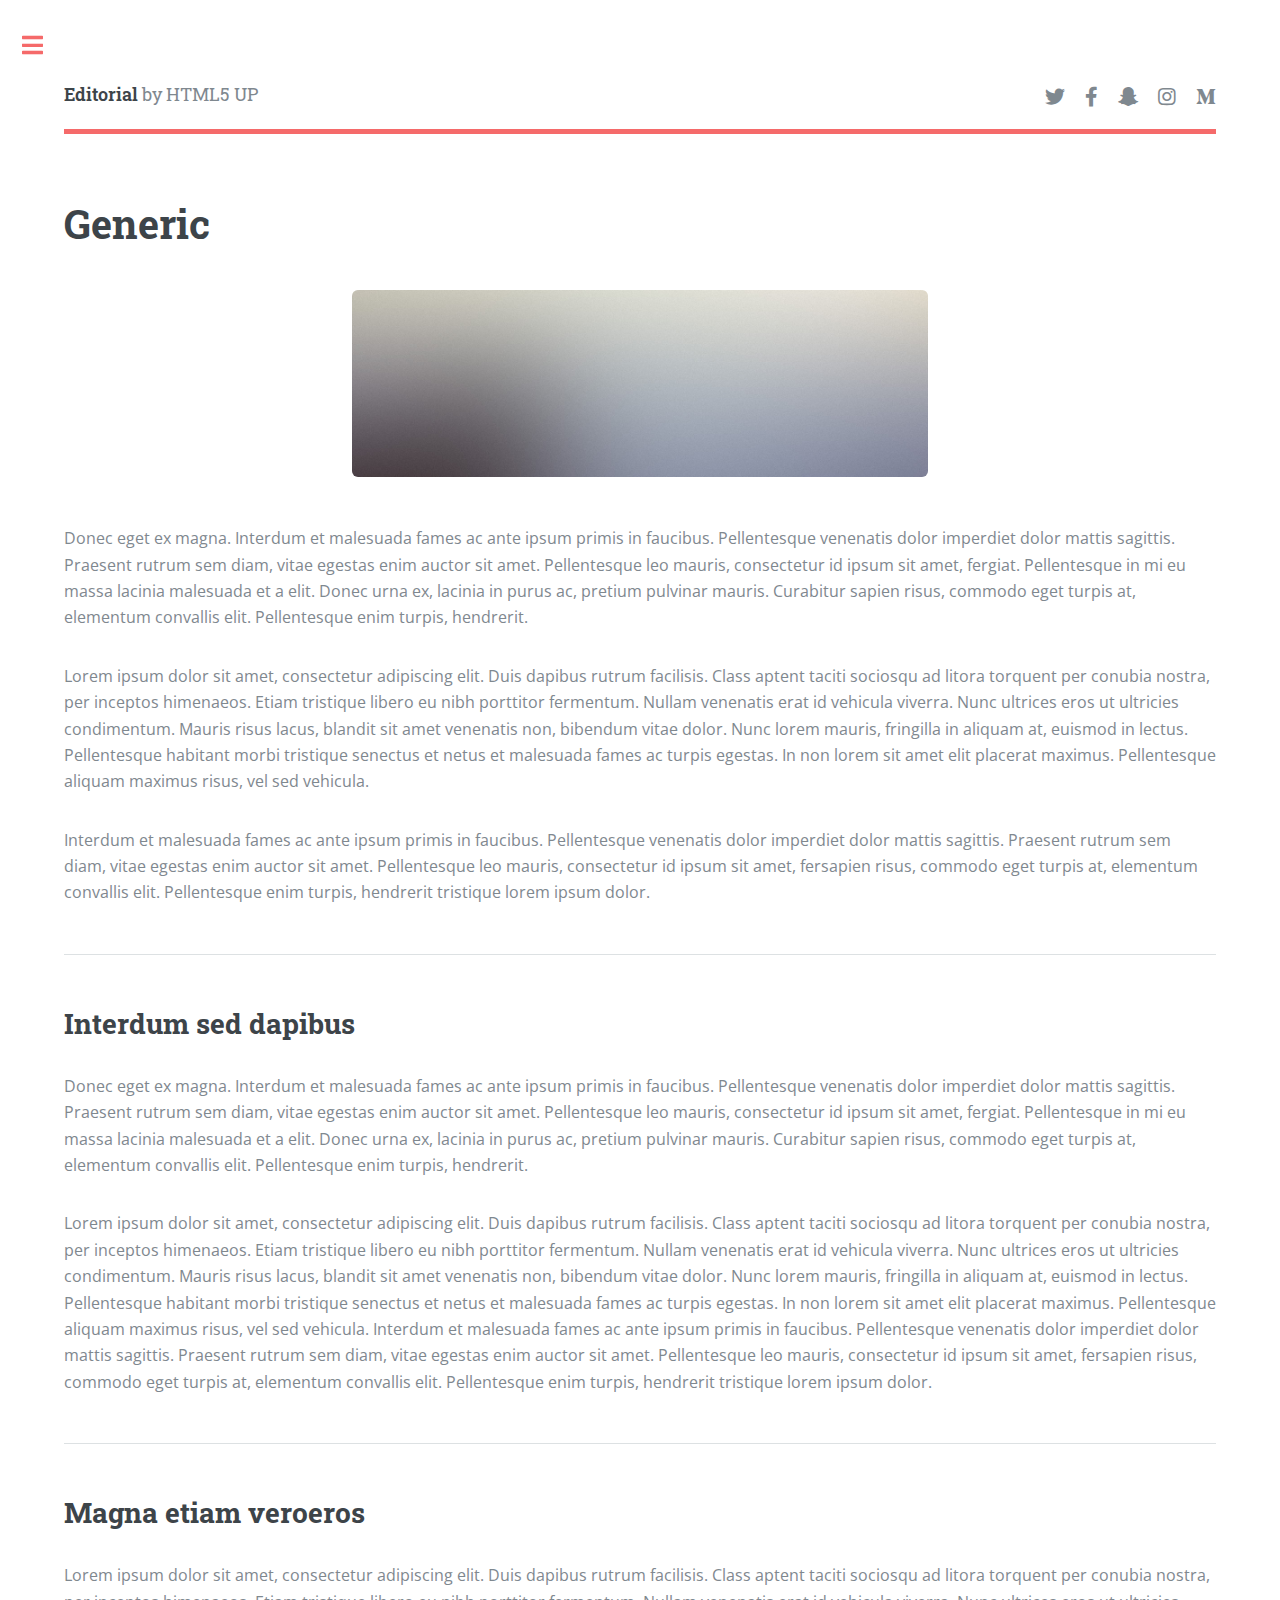
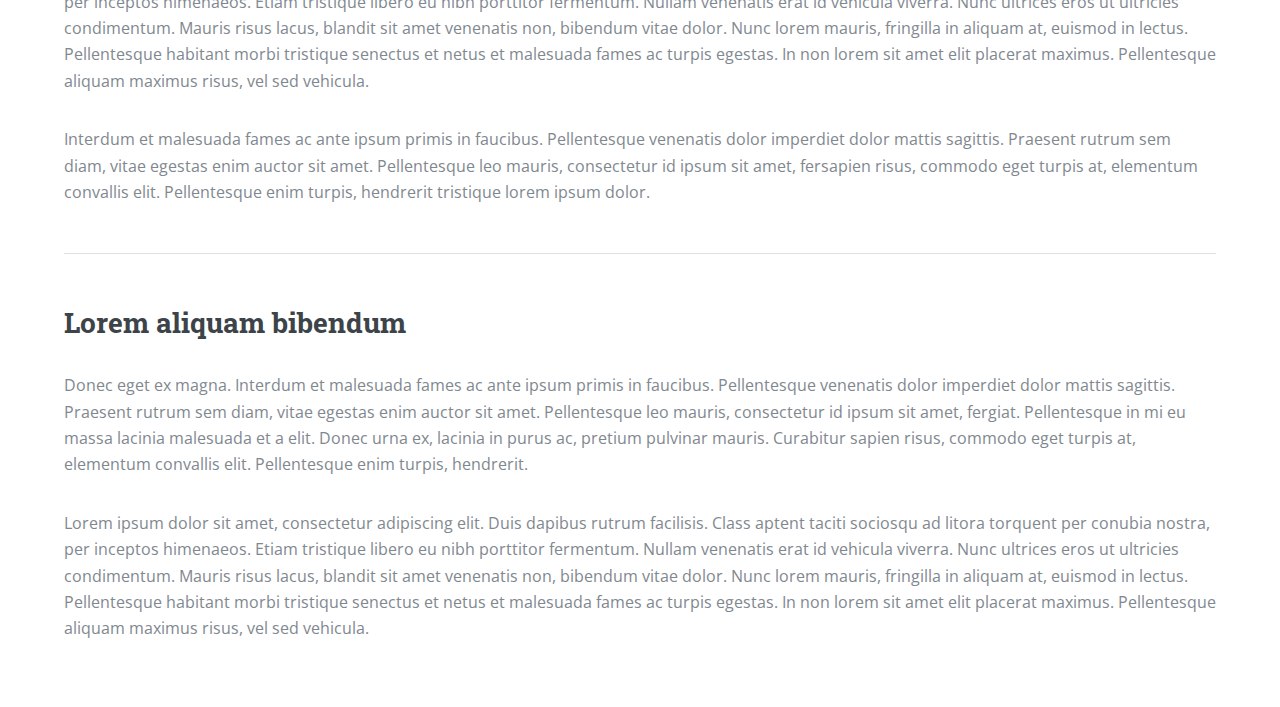
<file: generic.html>
<!DOCTYPE HTML>
<!--
	Editorial by HTML5 UP
	html5up.net | @ajlkn
	Free for personal and commercial use under the CCA 3.0 license (html5up.net/license)
-->
<html>
	<head>
		<title>Generic - Editorial by HTML5 UP</title>
		<meta charset="utf-8" />
		<meta name="viewport" content="width=device-width, initial-scale=1, user-scalable=no" />
		<link rel="stylesheet" href="assets/css/main.css" />
	</head>
	<body class="is-preload">

		<!-- Wrapper -->
			<div id="wrapper">

				<!-- Main -->
					<div id="main">
						<div class="inner">

							<!-- Header -->
								<header id="header">
									<a href="index.html" class="logo"><strong>Editorial</strong> by HTML5 UP</a>
									<ul class="icons">
										<li><a href="#" class="icon brands fa-twitter"><span class="label">Twitter</span></a></li>
										<li><a href="#" class="icon brands fa-facebook-f"><span class="label">Facebook</span></a></li>
										<li><a href="#" class="icon brands fa-snapchat-ghost"><span class="label">Snapchat</span></a></li>
										<li><a href="#" class="icon brands fa-instagram"><span class="label">Instagram</span></a></li>
										<li><a href="#" class="icon brands fa-medium-m"><span class="label">Medium</span></a></li>
									</ul>
								</header>

							<!-- Content -->
								<section>
									<header class="main">
										<h1>Generic</h1>
									</header>

									<span class="image main"><img src="images/pic11.jpg" alt="" /></span>

									<p>Donec eget ex magna. Interdum et malesuada fames ac ante ipsum primis in faucibus. Pellentesque venenatis dolor imperdiet dolor mattis sagittis. Praesent rutrum sem diam, vitae egestas enim auctor sit amet. Pellentesque leo mauris, consectetur id ipsum sit amet, fergiat. Pellentesque in mi eu massa lacinia malesuada et a elit. Donec urna ex, lacinia in purus ac, pretium pulvinar mauris. Curabitur sapien risus, commodo eget turpis at, elementum convallis elit. Pellentesque enim turpis, hendrerit.</p>
									<p>Lorem ipsum dolor sit amet, consectetur adipiscing elit. Duis dapibus rutrum facilisis. Class aptent taciti sociosqu ad litora torquent per conubia nostra, per inceptos himenaeos. Etiam tristique libero eu nibh porttitor fermentum. Nullam venenatis erat id vehicula viverra. Nunc ultrices eros ut ultricies condimentum. Mauris risus lacus, blandit sit amet venenatis non, bibendum vitae dolor. Nunc lorem mauris, fringilla in aliquam at, euismod in lectus. Pellentesque habitant morbi tristique senectus et netus et malesuada fames ac turpis egestas. In non lorem sit amet elit placerat maximus. Pellentesque aliquam maximus risus, vel sed vehicula.</p>
									<p>Interdum et malesuada fames ac ante ipsum primis in faucibus. Pellentesque venenatis dolor imperdiet dolor mattis sagittis. Praesent rutrum sem diam, vitae egestas enim auctor sit amet. Pellentesque leo mauris, consectetur id ipsum sit amet, fersapien risus, commodo eget turpis at, elementum convallis elit. Pellentesque enim turpis, hendrerit tristique lorem ipsum dolor.</p>

									<hr class="major" />

									<h2>Interdum sed dapibus</h2>
									<p>Donec eget ex magna. Interdum et malesuada fames ac ante ipsum primis in faucibus. Pellentesque venenatis dolor imperdiet dolor mattis sagittis. Praesent rutrum sem diam, vitae egestas enim auctor sit amet. Pellentesque leo mauris, consectetur id ipsum sit amet, fergiat. Pellentesque in mi eu massa lacinia malesuada et a elit. Donec urna ex, lacinia in purus ac, pretium pulvinar mauris. Curabitur sapien risus, commodo eget turpis at, elementum convallis elit. Pellentesque enim turpis, hendrerit.</p>
									<p>Lorem ipsum dolor sit amet, consectetur adipiscing elit. Duis dapibus rutrum facilisis. Class aptent taciti sociosqu ad litora torquent per conubia nostra, per inceptos himenaeos. Etiam tristique libero eu nibh porttitor fermentum. Nullam venenatis erat id vehicula viverra. Nunc ultrices eros ut ultricies condimentum. Mauris risus lacus, blandit sit amet venenatis non, bibendum vitae dolor. Nunc lorem mauris, fringilla in aliquam at, euismod in lectus. Pellentesque habitant morbi tristique senectus et netus et malesuada fames ac turpis egestas. In non lorem sit amet elit placerat maximus. Pellentesque aliquam maximus risus, vel sed vehicula. Interdum et malesuada fames ac ante ipsum primis in faucibus. Pellentesque venenatis dolor imperdiet dolor mattis sagittis. Praesent rutrum sem diam, vitae egestas enim auctor sit amet. Pellentesque leo mauris, consectetur id ipsum sit amet, fersapien risus, commodo eget turpis at, elementum convallis elit. Pellentesque enim turpis, hendrerit tristique lorem ipsum dolor.</p>

									<hr class="major" />

									<h2>Magna etiam veroeros</h2>
									<p>Lorem ipsum dolor sit amet, consectetur adipiscing elit. Duis dapibus rutrum facilisis. Class aptent taciti sociosqu ad litora torquent per conubia nostra, per inceptos himenaeos. Etiam tristique libero eu nibh porttitor fermentum. Nullam venenatis erat id vehicula viverra. Nunc ultrices eros ut ultricies condimentum. Mauris risus lacus, blandit sit amet venenatis non, bibendum vitae dolor. Nunc lorem mauris, fringilla in aliquam at, euismod in lectus. Pellentesque habitant morbi tristique senectus et netus et malesuada fames ac turpis egestas. In non lorem sit amet elit placerat maximus. Pellentesque aliquam maximus risus, vel sed vehicula.</p>
									<p>Interdum et malesuada fames ac ante ipsum primis in faucibus. Pellentesque venenatis dolor imperdiet dolor mattis sagittis. Praesent rutrum sem diam, vitae egestas enim auctor sit amet. Pellentesque leo mauris, consectetur id ipsum sit amet, fersapien risus, commodo eget turpis at, elementum convallis elit. Pellentesque enim turpis, hendrerit tristique lorem ipsum dolor.</p>

									<hr class="major" />

									<h2>Lorem aliquam bibendum</h2>
									<p>Donec eget ex magna. Interdum et malesuada fames ac ante ipsum primis in faucibus. Pellentesque venenatis dolor imperdiet dolor mattis sagittis. Praesent rutrum sem diam, vitae egestas enim auctor sit amet. Pellentesque leo mauris, consectetur id ipsum sit amet, fergiat. Pellentesque in mi eu massa lacinia malesuada et a elit. Donec urna ex, lacinia in purus ac, pretium pulvinar mauris. Curabitur sapien risus, commodo eget turpis at, elementum convallis elit. Pellentesque enim turpis, hendrerit.</p>
									<p>Lorem ipsum dolor sit amet, consectetur adipiscing elit. Duis dapibus rutrum facilisis. Class aptent taciti sociosqu ad litora torquent per conubia nostra, per inceptos himenaeos. Etiam tristique libero eu nibh porttitor fermentum. Nullam venenatis erat id vehicula viverra. Nunc ultrices eros ut ultricies condimentum. Mauris risus lacus, blandit sit amet venenatis non, bibendum vitae dolor. Nunc lorem mauris, fringilla in aliquam at, euismod in lectus. Pellentesque habitant morbi tristique senectus et netus et malesuada fames ac turpis egestas. In non lorem sit amet elit placerat maximus. Pellentesque aliquam maximus risus, vel sed vehicula.</p>

								</section>

						</div>
					</div>

				<!-- Sidebar -->
					<div id="sidebar">
						<div class="inner">

							<!-- Search -->
								<section id="search" class="alt">
									<form method="post" action="#">
										<input type="text" name="query" id="query" placeholder="Search" />
									</form>
								</section>

							<!-- Menu -->
								<nav id="menu">
									<header class="major">
										<h2>Menu</h2>
									</header>
									<ul>
										<li><a href="index.html">Homepage</a></li>
										<li><a href="generic.html">Generic</a></li>
										<li><a href="elements.html">Elements</a></li>
										<li>
											<span class="opener">Submenu</span>
											<ul>
												<li><a href="#">Lorem Dolor</a></li>
												<li><a href="#">Ipsum Adipiscing</a></li>
												<li><a href="#">Tempus Magna</a></li>
												<li><a href="#">Feugiat Veroeros</a></li>
											</ul>
										</li>
										<li><a href="#">Etiam Dolore</a></li>
										<li><a href="#">Adipiscing</a></li>
										<li>
											<span class="opener">Another Submenu</span>
											<ul>
												<li><a href="#">Lorem Dolor</a></li>
												<li><a href="#">Ipsum Adipiscing</a></li>
												<li><a href="#">Tempus Magna</a></li>
												<li><a href="#">Feugiat Veroeros</a></li>
											</ul>
										</li>
										<li><a href="#">Maximus Erat</a></li>
										<li><a href="#">Sapien Mauris</a></li>
										<li><a href="#">Amet Lacinia</a></li>
									</ul>
								</nav>

							<!-- Section -->
								<section>
									<header class="major">
										<h2>Ante interdum</h2>
									</header>
									<div class="mini-posts">
										<article>
											<a href="#" class="image"><img src="images/pic07.jpg" alt="" /></a>
											<p>Aenean ornare velit lacus, ac varius enim lorem ullamcorper dolore aliquam.</p>
										</article>
										<article>
											<a href="#" class="image"><img src="images/pic08.jpg" alt="" /></a>
											<p>Aenean ornare velit lacus, ac varius enim lorem ullamcorper dolore aliquam.</p>
										</article>
										<article>
											<a href="#" class="image"><img src="images/pic09.jpg" alt="" /></a>
											<p>Aenean ornare velit lacus, ac varius enim lorem ullamcorper dolore aliquam.</p>
										</article>
									</div>
									<ul class="actions">
										<li><a href="#" class="button">More</a></li>
									</ul>
								</section>

							<!-- Section -->
								<section>
									<header class="major">
										<h2>Get in touch</h2>
									</header>
									<p>Sed varius enim lorem ullamcorper dolore aliquam aenean ornare velit lacus, ac varius enim lorem ullamcorper dolore. Proin sed aliquam facilisis ante interdum. Sed nulla amet lorem feugiat tempus aliquam.</p>
									<ul class="contact">
										<li class="icon solid fa-envelope"><a href="#">information@untitled.tld</a></li>
										<li class="icon solid fa-phone">(000) 000-0000</li>
										<li class="icon solid fa-home">1234 Somewhere Road #8254<br />
										Nashville, TN 00000-0000</li>
									</ul>
								</section>

							<!-- Footer -->
								<footer id="footer">
									<p class="copyright">&copy; Untitled. All rights reserved. Demo Images: <a href="https://unsplash.com">Unsplash</a>. Design: <a href="https://html5up.net">HTML5 UP</a>.</p>
								</footer>

						</div>
					</div>

			</div>

		<!-- Scripts -->
			<script src="assets/js/jquery.min.js"></script>
			<script src="assets/js/browser.min.js"></script>
			<script src="assets/js/breakpoints.min.js"></script>
			<script src="assets/js/util.js"></script>
			<script src="assets/js/main.js"></script>

	</body>
</html>
</file>
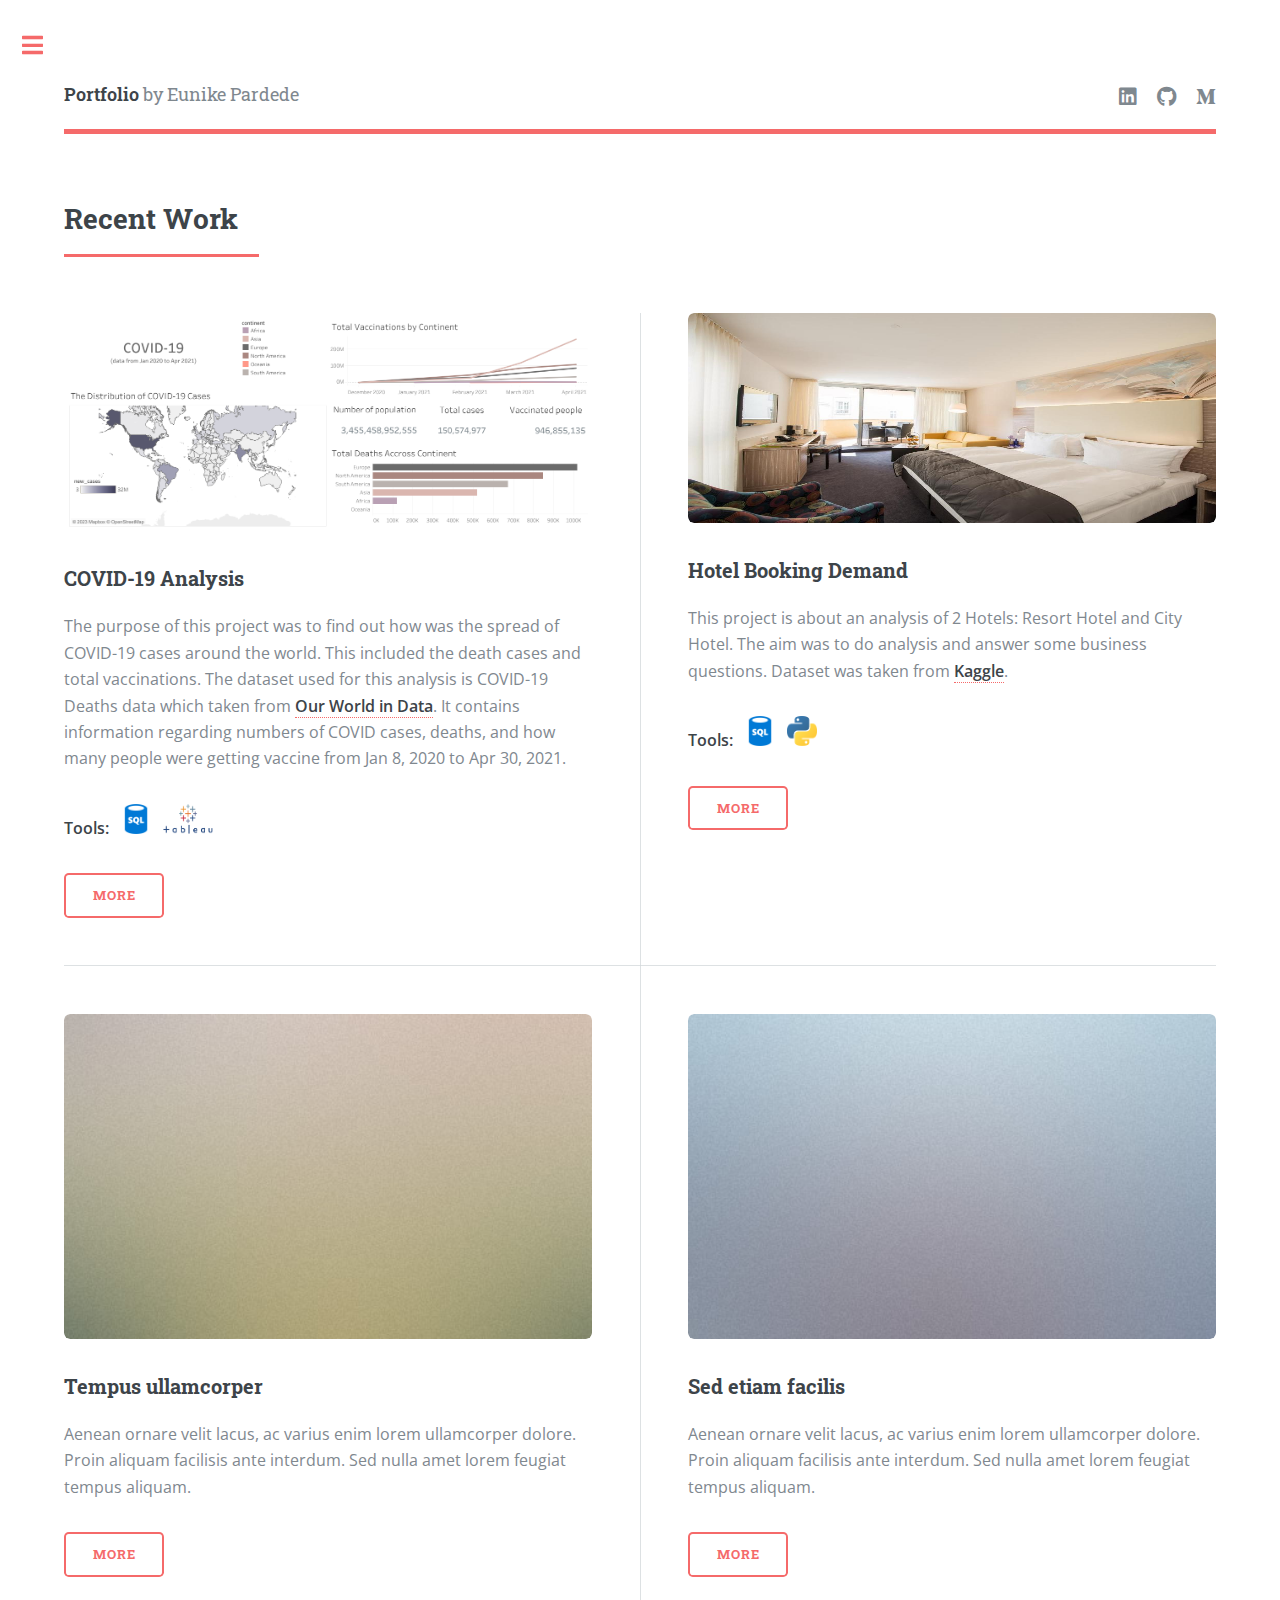
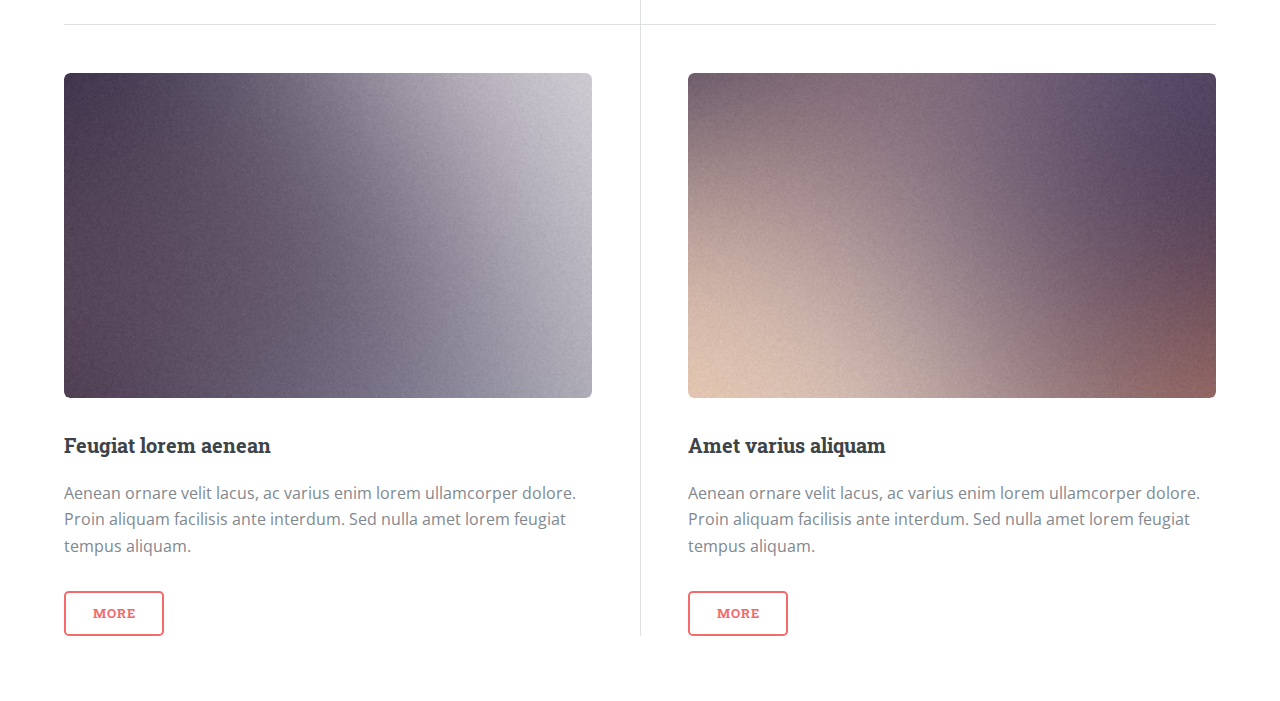
<file: projects.html>
<!DOCTYPE HTML>
<!--
	Editorial by HTML5 UP
	html5up.net | @ajlkn
	Free for personal and commercial use under the CCA 3.0 license (html5up.net/license)
-->
<html>
	<head>
		<title>Projects - Portfolio by Eunike Pardede</title>
		<meta charset="utf-8" />
		<meta name="viewport" content="width=device-width, initial-scale=1, user-scalable=no" />
		<link rel="stylesheet" href="assets/css/main.css" />
	</head>
	<body class="is-preload">

		<!-- Wrapper -->
			<div id="wrapper">

				<!-- Main -->
					<div id="main">
						<div class="inner">

							<!-- Header -->
							<header id="header">
								<a href="index.html" class="logo"><strong>Portfolio</strong> by Eunike Pardede</a>
								<ul class="icons">
									<li><a href="https://www.linkedin.com/in/eunikepardede/" class="icon brands fa-linkedin"><span class="label">LinkedIn</span></a></li>
									<li><a href="https://github.com/eunikehp" class="icon brands fa-github"><span class="label">Github</span></a></li>
									<li><a href="https://medium.com/@eunikehp" class="icon brands fa-medium-m"><span class="label">Medium</span></a></li>
								</ul>
							</header>

							<!-- Section -->
							<section>
								<header class="major">
									<h2>Recent Work</h2>
								</header>
								<div class="posts">
									<article>
										<a href="#" class="image"><img src="images/covid19.jpg" alt="" /></a>
										<h3>COVID-19 Analysis</h3>
										<p>The purpose of this project was to find out how was the spread of COVID-19 cases around the world. 
											This included the death cases and total vaccinations. 
											The dataset used for this analysis is COVID-19 Deaths data which taken from <a href="https://ourworldindata.org/covid-deaths"><b>Our World in Data</b></a>. 
											It contains information regarding numbers of COVID cases, deaths, and how many people were getting vaccine from Jan 8, 2020 to Apr 30, 2021.
											</p>
										<p>
											<b>Tools:</b>
											&NonBreakingSpace;
											<img src="images/sql.png" width="30" height="30">
											&NonBreakingSpace;
											<img src="images/tableau.png" width="50" height="30">
										</p>
										<ul class="actions">
											<li><a href="covid19.html" class="button">More</a></li>
										</ul>
									</article>
									<article>
										<a href="booking.html" class="image"><img src="images/hotel.jpeg" width="30" height="210" alt="" /></a>
											<a href="booking.html"><h3>Hotel Booking Demand</h3></a>
											<p>This project is about an analysis of 2 Hotels: Resort Hotel and City Hotel. 
												The aim was to do analysis and answer some business questions. Dataset was taken from <a href="https://www.kaggle.com/datasets/jessemostipak/hotel-booking-demand"><b>Kaggle</b></a>.
											
												<p>
												<b>Tools:</b>
												&NonBreakingSpace;
												<img src="images/sql.png" width="30" height="30">
												&NonBreakingSpace;
												<img src="images/python.png" width="30" height="30">
											</p>
											<ul class="actions">
												<li><a href="booking.html" class="button">More</a></li>
											</ul>
									</article>
									<article>
										<a href="#" class="image"><img src="images/pic03.jpg" alt="" /></a>
										<h3>Tempus ullamcorper</h3>
										<p>Aenean ornare velit lacus, ac varius enim lorem ullamcorper dolore. Proin aliquam facilisis ante interdum. Sed nulla amet lorem feugiat tempus aliquam.</p>
										<ul class="actions">
											<li><a href="#" class="button">More</a></li>
										</ul>
									</article>
									<article>
										<a href="#" class="image"><img src="images/pic04.jpg" alt="" /></a>
										<h3>Sed etiam facilis</h3>
										<p>Aenean ornare velit lacus, ac varius enim lorem ullamcorper dolore. Proin aliquam facilisis ante interdum. Sed nulla amet lorem feugiat tempus aliquam.</p>
										<ul class="actions">
											<li><a href="#" class="button">More</a></li>
										</ul>
									</article>
									<article>
										<a href="#" class="image"><img src="images/pic05.jpg" alt="" /></a>
										<h3>Feugiat lorem aenean</h3>
										<p>Aenean ornare velit lacus, ac varius enim lorem ullamcorper dolore. Proin aliquam facilisis ante interdum. Sed nulla amet lorem feugiat tempus aliquam.</p>
										<ul class="actions">
											<li><a href="#" class="button">More</a></li>
										</ul>
									</article>
									<article>
										<a href="#" class="image"><img src="images/pic06.jpg" alt="" /></a>
										<h3>Amet varius aliquam</h3>
										<p>Aenean ornare velit lacus, ac varius enim lorem ullamcorper dolore. Proin aliquam facilisis ante interdum. Sed nulla amet lorem feugiat tempus aliquam.</p>
										<ul class="actions">
											<li><a href="#" class="button">More</a></li>
										</ul>
									</article>
								</div>
							</section>

					</div>
				</div>

				<!-- Sidebar -->
					<div id="sidebar">
						<div class="inner">

							<!-- Search -->
								<section id="search" class="alt">
									<form method="post" action="#">
										<input type="text" name="query" id="query" placeholder="Search" />
									</form>
								</section>

							<!-- Menu -->
							<nav id="menu">
								<header class="major">
									<h2>Menu</h2>
								</header>
								<ul>
									<li><a href="index.html">Home</a></li>
									<li><a href="aboutme.html">About Me</a></li>
									<li><a href="projects.html">Projects</a></li>
									<li><a href="elements.html">Elements</a></li>
										<!--
										<li>
											<span class="opener">Submenu</span>
											<ul>
												<li><a href="#">Lorem Dolor</a></li>
												<li><a href="#">Ipsum Adipiscing</a></li>
												<li><a href="#">Tempus Magna</a></li>
												<li><a href="#">Feugiat Veroeros</a></li>
											</ul>
										</li>
										<li><a href="#">Etiam Dolore</a></li>
										<li><a href="#">Adipiscing</a></li>
										<li>
											<span class="opener">Another Submenu</span>
											<ul>
												<li><a href="#">Lorem Dolor</a></li>
												<li><a href="#">Ipsum Adipiscing</a></li>
												<li><a href="#">Tempus Magna</a></li>
												<li><a href="#">Feugiat Veroeros</a></li>
											</ul>
										</li>
										<li><a href="#">Maximus Erat</a></li>
										<li><a href="#">Sapien Mauris</a></li>
										<li><a href="#">Amet Lacinia</a></li> -->
							
									</ul>
								</nav> 

							<!-- Section -->
							<!--
								<section>
									<header class="major">
										<h2>Ante interdum</h2>
									</header>
									<div class="mini-posts">
										<article>
											<a href="#" class="image"><img src="images/pic07.jpg" alt="" /></a>
											<p>Aenean ornare velit lacus, ac varius enim lorem ullamcorper dolore aliquam.</p>
										</article>
										<article>
											<a href="#" class="image"><img src="images/pic08.jpg" alt="" /></a>
											<p>Aenean ornare velit lacus, ac varius enim lorem ullamcorper dolore aliquam.</p>
										</article>
										<article>
											<a href="#" class="image"><img src="images/pic09.jpg" alt="" /></a>
											<p>Aenean ornare velit lacus, ac varius enim lorem ullamcorper dolore aliquam.</p>
										</article>
									</div>
									<ul class="actions">
										<li><a href="#" class="button">More</a></li>
									</ul>
								</section> -->

							<!-- Section -->
							<section>
								<header class="major">
									<h2>Get in touch</h2>
								</header>
								<p>If you have any question, want to ask business enquiries, and/or want to collaborate, please contact me with the information below.</p>
								<ul class="contact">
									<li class="icon solid fa-envelope"><a href="#">eunikehedriani@gmail.com</a></li>
									<!--<li class="icon solid fa-phone">(+31) 627 318 380</li>-->
									<li class="icon solid fa-home">The Hague, the Netherlands<br />
									</li>
								</ul>
							</section>

							<!-- Footer -->
								<footer id="footer">
									<p class="copyright">&copy; Untitled. All rights reserved. Demo Images: <a href="https://unsplash.com">Unsplash</a>. Design: <a href="https://html5up.net">HTML5 UP</a>.</p>
								</footer>

						</div>
					</div>

			</div>

		<!-- Scripts -->
			<script src="assets/js/jquery.min.js"></script>
			<script src="assets/js/browser.min.js"></script>
			<script src="assets/js/breakpoints.min.js"></script>
			<script src="assets/js/util.js"></script>
			<script src="assets/js/main.js"></script>

	</body>
</html>
</file>
<file: assets/css/main.css>
@import url(fontawesome-all.min.css);
@import url("https://fonts.googleapis.com/css?family=Open+Sans:400,600,400italic,600italic|Roboto+Slab:400,700");
/*
	Editorial by HTML5 UP
	html5up.net | @ajlkn
	Free for personal and commercial use under the CCA 3.0 license (html5up.net/license)
*/
html, body, div, span, applet, object,
iframe, h1, h2, h3, h4, h5, h6, p, blockquote,
pre, a, abbr, acronym, address, big, cite,
code, del, dfn, em, img, ins, kbd, q, s, samp,
small, strike, strong, sub, sup, tt, var, b,
u, i, center, dl, dt, dd, ol, ul, li, fieldset,
form, label, legend, table, caption, tbody,
tfoot, thead, tr, th, td, article, aside,
canvas, details, embed, figure, figcaption,
footer, header, hgroup, menu, nav, output, ruby,
section, summary, time, mark, audio, video {
  margin: 0;
  padding: 0;
  border: 0;
  font-size: 100%;
  font: inherit;
  vertical-align: baseline; }

article, aside, details, figcaption, figure,
footer, header, hgroup, menu, nav, section {
  display: block; }

body {
  line-height: 1; }

ol, ul {
  list-style: none; }

blockquote, q {
  quotes: none; }
  blockquote:before, blockquote:after, q:before, q:after {
    content: '';
    content: none; }

table {
  border-collapse: collapse;
  border-spacing: 0; }

body {
  -webkit-text-size-adjust: none; }

mark {
  background-color: transparent;
  color: inherit; }

input::-moz-focus-inner {
  border: 0;
  padding: 0; }

input, select, textarea {
  -moz-appearance: none;
  -webkit-appearance: none;
  -ms-appearance: none;
  appearance: none; }

/* Basic */
@-ms-viewport {
  width: device-width; }

body {
  -ms-overflow-style: scrollbar; }

@media screen and (max-width: 480px) {
  html, body {
    min-width: 320px; } }

html {
  box-sizing: border-box; }

*, *:before, *:after {
  box-sizing: inherit; }

body {
  background: #ffffff; }
  body.is-preload *, body.is-preload *:before, body.is-preload *:after, body.is-resizing *, body.is-resizing *:before, body.is-resizing *:after {
    -moz-animation: none !important;
    -webkit-animation: none !important;
    -ms-animation: none !important;
    animation: none !important;
    -moz-transition: none !important;
    -webkit-transition: none !important;
    -ms-transition: none !important;
    transition: none !important; }

/* Type */
body, input, select, textarea {
  color: #7f888f;
  font-family: "Open Sans", sans-serif;
  font-size: 13pt;
  font-weight: 400;
  line-height: 1.65; }
  @media screen and (max-width: 1680px) {
    body, input, select, textarea {
      font-size: 11pt; } }
  @media screen and (max-width: 1280px) {
    body, input, select, textarea {
      font-size: 12pt; } }
  @media screen and (max-width: 360px) {
    body, input, select, textarea {
      font-size: 9pt; } }

a {
  -moz-transition: color 0.2s ease-in-out, border-bottom-color 0.2s ease-in-out;
  -webkit-transition: color 0.2s ease-in-out, border-bottom-color 0.2s ease-in-out;
  -ms-transition: color 0.2s ease-in-out, border-bottom-color 0.2s ease-in-out;
  transition: color 0.2s ease-in-out, border-bottom-color 0.2s ease-in-out;
  border-bottom: dotted 1px;
  color: #f56a6a;
  text-decoration: none; }
  a:hover {
    border-bottom-color: #f56a6a;
    color: #f56a6a !important; }
    a:hover strong {
      color: inherit; }

strong, b {
  color: #3d4449;
  font-weight: 600; }

em, i {
  font-style: italic; }

p {
  margin: 0 0 2em 0; }

h1, h2, h3, h4, h5, h6 {
  color: #3d4449;
  font-family: "Roboto Slab", serif;
  font-weight: 700;
  line-height: 1.5;
  margin: 0 0 1em 0; }
  h1 a, h2 a, h3 a, h4 a, h5 a, h6 a {
    color: inherit;
    text-decoration: none;
    border-bottom: 0; }

h1 {
  font-size: 4em;
  margin: 0 0 0.5em 0;
  line-height: 1.3; }

h2 {
  font-size: 1.75em; }

h3 {
  font-size: 1.25em; }

h4 {
  font-size: 1.1em; }

h5 {
  font-size: 0.9em; }

h6 {
  font-size: 0.7em; }

@media screen and (max-width: 1680px) {
  h1 {
    font-size: 2.5em; } }

@media screen and (max-width: 980px) {
  h1 {
    font-size: 3.25em; } }

@media screen and (max-width: 736px) {
  h1 {
    font-size: 2em;
    line-height: 1.4; }
  h2 {
    font-size: 1.5em; } }

sub {
  font-size: 0.8em;
  position: relative;
  top: 0.5em; }

sup {
  font-size: 0.8em;
  position: relative;
  top: -0.5em; }

blockquote {
  border-left: solid 3px rgba(210, 215, 217, 0.75);
  font-style: italic;
  margin: 0 0 2em 0;
  padding: 0.5em 0 0.5em 2em; }

code {
  background: rgba(230, 235, 237, 0.25);
  border-radius: 0.375em;
  border: solid 1px rgba(210, 215, 217, 0.75);
  font-family: "Courier New", monospace;
  font-size: 0.9em;
  margin: 0 0.25em;
  padding: 0.25em 0.65em; }

pre {
  -webkit-overflow-scrolling: touch;
  font-family: "Courier New", monospace;
  font-size: 0.9em;
  margin: 0 0 2em 0; }
  pre code {
    display: block;
    line-height: 1.75;
    padding: 1em 1.5em;
    overflow-x: auto; }

hr {
  border: 0;
  border-bottom: solid 1px rgba(210, 215, 217, 0.75);
  margin: 2em 0; }
  hr.major {
    margin: 3em 0; }

.align-left {
  text-align: left; }

.align-center {
  text-align: center; }

.align-right {
  text-align: right; }

/* Row */
.row {
  display: flex;
  flex-wrap: wrap;
  box-sizing: border-box;
  align-items: stretch; }
  .row > * {
    box-sizing: border-box; }
  .row.gtr-uniform > * > :last-child {
    margin-bottom: 0; }
  .row.aln-left {
    justify-content: flex-start; }
  .row.aln-center {
    justify-content: center; }
  .row.aln-right {
    justify-content: flex-end; }
  .row.aln-top {
    align-items: flex-start; }
  .row.aln-middle {
    align-items: center; }
  .row.aln-bottom {
    align-items: flex-end; }
  .row > .imp {
    order: -1; }
  .row > .col-1 {
    width: 8.33333%; }
  .row > .off-1 {
    margin-left: 8.33333%; }
  .row > .col-2 {
    width: 16.66667%; }
  .row > .off-2 {
    margin-left: 16.66667%; }
  .row > .col-3 {
    width: 25%; }
  .row > .off-3 {
    margin-left: 25%; }
  .row > .col-4 {
    width: 33.33333%; }
  .row > .off-4 {
    margin-left: 33.33333%; }
  .row > .col-5 {
    width: 41.66667%; }
  .row > .off-5 {
    margin-left: 41.66667%; }
  .row > .col-6 {
    width: 50%; }
  .row > .off-6 {
    margin-left: 50%; }
  .row > .col-7 {
    width: 58.33333%; }
  .row > .off-7 {
    margin-left: 58.33333%; }
  .row > .col-8 {
    width: 66.66667%; }
  .row > .off-8 {
    margin-left: 66.66667%; }
  .row > .col-9 {
    width: 75%; }
  .row > .off-9 {
    margin-left: 75%; }
  .row > .col-10 {
    width: 83.33333%; }
  .row > .off-10 {
    margin-left: 83.33333%; }
  .row > .col-11 {
    width: 91.66667%; }
  .row > .off-11 {
    margin-left: 91.66667%; }
  .row > .col-12 {
    width: 100%; }
  .row > .off-12 {
    margin-left: 100%; }
  .row.gtr-0 {
    margin-top: 0;
    margin-left: 0em; }
    .row.gtr-0 > * {
      padding: 0 0 0 0em; }
    .row.gtr-0.gtr-uniform {
      margin-top: 0em; }
      .row.gtr-0.gtr-uniform > * {
        padding-top: 0em; }
  .row.gtr-25 {
    margin-top: 0;
    margin-left: -0.375em; }
    .row.gtr-25 > * {
      padding: 0 0 0 0.375em; }
    .row.gtr-25.gtr-uniform {
      margin-top: -0.375em; }
      .row.gtr-25.gtr-uniform > * {
        padding-top: 0.375em; }
  .row.gtr-50 {
    margin-top: 0;
    margin-left: -0.75em; }
    .row.gtr-50 > * {
      padding: 0 0 0 0.75em; }
    .row.gtr-50.gtr-uniform {
      margin-top: -0.75em; }
      .row.gtr-50.gtr-uniform > * {
        padding-top: 0.75em; }
  .row {
    margin-top: 0;
    margin-left: -1.5em; }
    .row > * {
      padding: 0 0 0 1.5em; }
    .row.gtr-uniform {
      margin-top: -1.5em; }
      .row.gtr-uniform > * {
        padding-top: 1.5em; }
  .row.gtr-150 {
    margin-top: 0;
    margin-left: -2.25em; }
    .row.gtr-150 > * {
      padding: 0 0 0 2.25em; }
    .row.gtr-150.gtr-uniform {
      margin-top: -2.25em; }
      .row.gtr-150.gtr-uniform > * {
        padding-top: 2.25em; }
  .row.gtr-200 {
    margin-top: 0;
    margin-left: -3em; }
    .row.gtr-200 > * {
      padding: 0 0 0 3em; }
    .row.gtr-200.gtr-uniform {
      margin-top: -3em; }
      .row.gtr-200.gtr-uniform > * {
        padding-top: 3em; }
  @media screen and (max-width: 1680px) {
    .row {
      display: flex;
      flex-wrap: wrap;
      box-sizing: border-box;
      align-items: stretch; }
      .row > * {
        box-sizing: border-box; }
      .row.gtr-uniform > * > :last-child {
        margin-bottom: 0; }
      .row.aln-left {
        justify-content: flex-start; }
      .row.aln-center {
        justify-content: center; }
      .row.aln-right {
        justify-content: flex-end; }
      .row.aln-top {
        align-items: flex-start; }
      .row.aln-middle {
        align-items: center; }
      .row.aln-bottom {
        align-items: flex-end; }
      .row > .imp-xlarge {
        order: -1; }
      .row > .col-1-xlarge {
        width: 8.33333%; }
      .row > .off-1-xlarge {
        margin-left: 8.33333%; }
      .row > .col-2-xlarge {
        width: 16.66667%; }
      .row > .off-2-xlarge {
        margin-left: 16.66667%; }
      .row > .col-3-xlarge {
        width: 25%; }
      .row > .off-3-xlarge {
        margin-left: 25%; }
      .row > .col-4-xlarge {
        width: 33.33333%; }
      .row > .off-4-xlarge {
        margin-left: 33.33333%; }
      .row > .col-5-xlarge {
        width: 41.66667%; }
      .row > .off-5-xlarge {
        margin-left: 41.66667%; }
      .row > .col-6-xlarge {
        width: 50%; }
      .row > .off-6-xlarge {
        margin-left: 50%; }
      .row > .col-7-xlarge {
        width: 58.33333%; }
      .row > .off-7-xlarge {
        margin-left: 58.33333%; }
      .row > .col-8-xlarge {
        width: 66.66667%; }
      .row > .off-8-xlarge {
        margin-left: 66.66667%; }
      .row > .col-9-xlarge {
        width: 75%; }
      .row > .off-9-xlarge {
        margin-left: 75%; }
      .row > .col-10-xlarge {
        width: 83.33333%; }
      .row > .off-10-xlarge {
        margin-left: 83.33333%; }
      .row > .col-11-xlarge {
        width: 91.66667%; }
      .row > .off-11-xlarge {
        margin-left: 91.66667%; }
      .row > .col-12-xlarge {
        width: 100%; }
      .row > .off-12-xlarge {
        margin-left: 100%; }
      .row.gtr-0 {
        margin-top: 0;
        margin-left: 0em; }
        .row.gtr-0 > * {
          padding: 0 0 0 0em; }
        .row.gtr-0.gtr-uniform {
          margin-top: 0em; }
          .row.gtr-0.gtr-uniform > * {
            padding-top: 0em; }
      .row.gtr-25 {
        margin-top: 0;
        margin-left: -0.375em; }
        .row.gtr-25 > * {
          padding: 0 0 0 0.375em; }
        .row.gtr-25.gtr-uniform {
          margin-top: -0.375em; }
          .row.gtr-25.gtr-uniform > * {
            padding-top: 0.375em; }
      .row.gtr-50 {
        margin-top: 0;
        margin-left: -0.75em; }
        .row.gtr-50 > * {
          padding: 0 0 0 0.75em; }
        .row.gtr-50.gtr-uniform {
          margin-top: -0.75em; }
          .row.gtr-50.gtr-uniform > * {
            padding-top: 0.75em; }
      .row {
        margin-top: 0;
        margin-left: -1.5em; }
        .row > * {
          padding: 0 0 0 1.5em; }
        .row.gtr-uniform {
          margin-top: -1.5em; }
          .row.gtr-uniform > * {
            padding-top: 1.5em; }
      .row.gtr-150 {
        margin-top: 0;
        margin-left: -2.25em; }
        .row.gtr-150 > * {
          padding: 0 0 0 2.25em; }
        .row.gtr-150.gtr-uniform {
          margin-top: -2.25em; }
          .row.gtr-150.gtr-uniform > * {
            padding-top: 2.25em; }
      .row.gtr-200 {
        margin-top: 0;
        margin-left: -3em; }
        .row.gtr-200 > * {
          padding: 0 0 0 3em; }
        .row.gtr-200.gtr-uniform {
          margin-top: -3em; }
          .row.gtr-200.gtr-uniform > * {
            padding-top: 3em; } }
  @media screen and (max-width: 1280px) {
    .row {
      display: flex;
      flex-wrap: wrap;
      box-sizing: border-box;
      align-items: stretch; }
      .row > * {
        box-sizing: border-box; }
      .row.gtr-uniform > * > :last-child {
        margin-bottom: 0; }
      .row.aln-left {
        justify-content: flex-start; }
      .row.aln-center {
        justify-content: center; }
      .row.aln-right {
        justify-content: flex-end; }
      .row.aln-top {
        align-items: flex-start; }
      .row.aln-middle {
        align-items: center; }
      .row.aln-bottom {
        align-items: flex-end; }
      .row > .imp-large {
        order: -1; }
      .row > .col-1-large {
        width: 8.33333%; }
      .row > .off-1-large {
        margin-left: 8.33333%; }
      .row > .col-2-large {
        width: 16.66667%; }
      .row > .off-2-large {
        margin-left: 16.66667%; }
      .row > .col-3-large {
        width: 25%; }
      .row > .off-3-large {
        margin-left: 25%; }
      .row > .col-4-large {
        width: 33.33333%; }
      .row > .off-4-large {
        margin-left: 33.33333%; }
      .row > .col-5-large {
        width: 41.66667%; }
      .row > .off-5-large {
        margin-left: 41.66667%; }
      .row > .col-6-large {
        width: 50%; }
      .row > .off-6-large {
        margin-left: 50%; }
      .row > .col-7-large {
        width: 58.33333%; }
      .row > .off-7-large {
        margin-left: 58.33333%; }
      .row > .col-8-large {
        width: 66.66667%; }
      .row > .off-8-large {
        margin-left: 66.66667%; }
      .row > .col-9-large {
        width: 75%; }
      .row > .off-9-large {
        margin-left: 75%; }
      .row > .col-10-large {
        width: 83.33333%; }
      .row > .off-10-large {
        margin-left: 83.33333%; }
      .row > .col-11-large {
        width: 91.66667%; }
      .row > .off-11-large {
        margin-left: 91.66667%; }
      .row > .col-12-large {
        width: 100%; }
      .row > .off-12-large {
        margin-left: 100%; }
      .row.gtr-0 {
        margin-top: 0;
        margin-left: 0em; }
        .row.gtr-0 > * {
          padding: 0 0 0 0em; }
        .row.gtr-0.gtr-uniform {
          margin-top: 0em; }
          .row.gtr-0.gtr-uniform > * {
            padding-top: 0em; }
      .row.gtr-25 {
        margin-top: 0;
        margin-left: -0.375em; }
        .row.gtr-25 > * {
          padding: 0 0 0 0.375em; }
        .row.gtr-25.gtr-uniform {
          margin-top: -0.375em; }
          .row.gtr-25.gtr-uniform > * {
            padding-top: 0.375em; }
      .row.gtr-50 {
        margin-top: 0;
        margin-left: -0.75em; }
        .row.gtr-50 > * {
          padding: 0 0 0 0.75em; }
        .row.gtr-50.gtr-uniform {
          margin-top: -0.75em; }
          .row.gtr-50.gtr-uniform > * {
            padding-top: 0.75em; }
      .row {
        margin-top: 0;
        margin-left: -1.5em; }
        .row > * {
          padding: 0 0 0 1.5em; }
        .row.gtr-uniform {
          margin-top: -1.5em; }
          .row.gtr-uniform > * {
            padding-top: 1.5em; }
      .row.gtr-150 {
        margin-top: 0;
        margin-left: -2.25em; }
        .row.gtr-150 > * {
          padding: 0 0 0 2.25em; }
        .row.gtr-150.gtr-uniform {
          margin-top: -2.25em; }
          .row.gtr-150.gtr-uniform > * {
            padding-top: 2.25em; }
      .row.gtr-200 {
        margin-top: 0;
        margin-left: -3em; }
        .row.gtr-200 > * {
          padding: 0 0 0 3em; }
        .row.gtr-200.gtr-uniform {
          margin-top: -3em; }
          .row.gtr-200.gtr-uniform > * {
            padding-top: 3em; } }
  @media screen and (max-width: 980px) {
    .row {
      display: flex;
      flex-wrap: wrap;
      box-sizing: border-box;
      align-items: stretch; }
      .row > * {
        box-sizing: border-box; }
      .row.gtr-uniform > * > :last-child {
        margin-bottom: 0; }
      .row.aln-left {
        justify-content: flex-start; }
      .row.aln-center {
        justify-content: center; }
      .row.aln-right {
        justify-content: flex-end; }
      .row.aln-top {
        align-items: flex-start; }
      .row.aln-middle {
        align-items: center; }
      .row.aln-bottom {
        align-items: flex-end; }
      .row > .imp-medium {
        order: -1; }
      .row > .col-1-medium {
        width: 8.33333%; }
      .row > .off-1-medium {
        margin-left: 8.33333%; }
      .row > .col-2-medium {
        width: 16.66667%; }
      .row > .off-2-medium {
        margin-left: 16.66667%; }
      .row > .col-3-medium {
        width: 25%; }
      .row > .off-3-medium {
        margin-left: 25%; }
      .row > .col-4-medium {
        width: 33.33333%; }
      .row > .off-4-medium {
        margin-left: 33.33333%; }
      .row > .col-5-medium {
        width: 41.66667%; }
      .row > .off-5-medium {
        margin-left: 41.66667%; }
      .row > .col-6-medium {
        width: 50%; }
      .row > .off-6-medium {
        margin-left: 50%; }
      .row > .col-7-medium {
        width: 58.33333%; }
      .row > .off-7-medium {
        margin-left: 58.33333%; }
      .row > .col-8-medium {
        width: 66.66667%; }
      .row > .off-8-medium {
        margin-left: 66.66667%; }
      .row > .col-9-medium {
        width: 75%; }
      .row > .off-9-medium {
        margin-left: 75%; }
      .row > .col-10-medium {
        width: 83.33333%; }
      .row > .off-10-medium {
        margin-left: 83.33333%; }
      .row > .col-11-medium {
        width: 91.66667%; }
      .row > .off-11-medium {
        margin-left: 91.66667%; }
      .row > .col-12-medium {
        width: 100%; }
      .row > .off-12-medium {
        margin-left: 100%; }
      .row.gtr-0 {
        margin-top: 0;
        margin-left: 0em; }
        .row.gtr-0 > * {
          padding: 0 0 0 0em; }
        .row.gtr-0.gtr-uniform {
          margin-top: 0em; }
          .row.gtr-0.gtr-uniform > * {
            padding-top: 0em; }
      .row.gtr-25 {
        margin-top: 0;
        margin-left: -0.375em; }
        .row.gtr-25 > * {
          padding: 0 0 0 0.375em; }
        .row.gtr-25.gtr-uniform {
          margin-top: -0.375em; }
          .row.gtr-25.gtr-uniform > * {
            padding-top: 0.375em; }
      .row.gtr-50 {
        margin-top: 0;
        margin-left: -0.75em; }
        .row.gtr-50 > * {
          padding: 0 0 0 0.75em; }
        .row.gtr-50.gtr-uniform {
          margin-top: -0.75em; }
          .row.gtr-50.gtr-uniform > * {
            padding-top: 0.75em; }
      .row {
        margin-top: 0;
        margin-left: -1.5em; }
        .row > * {
          padding: 0 0 0 1.5em; }
        .row.gtr-uniform {
          margin-top: -1.5em; }
          .row.gtr-uniform > * {
            padding-top: 1.5em; }
      .row.gtr-150 {
        margin-top: 0;
        margin-left: -2.25em; }
        .row.gtr-150 > * {
          padding: 0 0 0 2.25em; }
        .row.gtr-150.gtr-uniform {
          margin-top: -2.25em; }
          .row.gtr-150.gtr-uniform > * {
            padding-top: 2.25em; }
      .row.gtr-200 {
        margin-top: 0;
        margin-left: -3em; }
        .row.gtr-200 > * {
          padding: 0 0 0 3em; }
        .row.gtr-200.gtr-uniform {
          margin-top: -3em; }
          .row.gtr-200.gtr-uniform > * {
            padding-top: 3em; } }
  @media screen and (max-width: 736px) {
    .row {
      display: flex;
      flex-wrap: wrap;
      box-sizing: border-box;
      align-items: stretch; }
      .row > * {
        box-sizing: border-box; }
      .row.gtr-uniform > * > :last-child {
        margin-bottom: 0; }
      .row.aln-left {
        justify-content: flex-start; }
      .row.aln-center {
        justify-content: center; }
      .row.aln-right {
        justify-content: flex-end; }
      .row.aln-top {
        align-items: flex-start; }
      .row.aln-middle {
        align-items: center; }
      .row.aln-bottom {
        align-items: flex-end; }
      .row > .imp-small {
        order: -1; }
      .row > .col-1-small {
        width: 8.33333%; }
      .row > .off-1-small {
        margin-left: 8.33333%; }
      .row > .col-2-small {
        width: 16.66667%; }
      .row > .off-2-small {
        margin-left: 16.66667%; }
      .row > .col-3-small {
        width: 25%; }
      .row > .off-3-small {
        margin-left: 25%; }
      .row > .col-4-small {
        width: 33.33333%; }
      .row > .off-4-small {
        margin-left: 33.33333%; }
      .row > .col-5-small {
        width: 41.66667%; }
      .row > .off-5-small {
        margin-left: 41.66667%; }
      .row > .col-6-small {
        width: 50%; }
      .row > .off-6-small {
        margin-left: 50%; }
      .row > .col-7-small {
        width: 58.33333%; }
      .row > .off-7-small {
        margin-left: 58.33333%; }
      .row > .col-8-small {
        width: 66.66667%; }
      .row > .off-8-small {
        margin-left: 66.66667%; }
      .row > .col-9-small {
        width: 75%; }
      .row > .off-9-small {
        margin-left: 75%; }
      .row > .col-10-small {
        width: 83.33333%; }
      .row > .off-10-small {
        margin-left: 83.33333%; }
      .row > .col-11-small {
        width: 91.66667%; }
      .row > .off-11-small {
        margin-left: 91.66667%; }
      .row > .col-12-small {
        width: 100%; }
      .row > .off-12-small {
        margin-left: 100%; }
      .row.gtr-0 {
        margin-top: 0;
        margin-left: 0em; }
        .row.gtr-0 > * {
          padding: 0 0 0 0em; }
        .row.gtr-0.gtr-uniform {
          margin-top: 0em; }
          .row.gtr-0.gtr-uniform > * {
            padding-top: 0em; }
      .row.gtr-25 {
        margin-top: 0;
        margin-left: -0.375em; }
        .row.gtr-25 > * {
          padding: 0 0 0 0.375em; }
        .row.gtr-25.gtr-uniform {
          margin-top: -0.375em; }
          .row.gtr-25.gtr-uniform > * {
            padding-top: 0.375em; }
      .row.gtr-50 {
        margin-top: 0;
        margin-left: -0.75em; }
        .row.gtr-50 > * {
          padding: 0 0 0 0.75em; }
        .row.gtr-50.gtr-uniform {
          margin-top: -0.75em; }
          .row.gtr-50.gtr-uniform > * {
            padding-top: 0.75em; }
      .row {
        margin-top: 0;
        margin-left: -1.5em; }
        .row > * {
          padding: 0 0 0 1.5em; }
        .row.gtr-uniform {
          margin-top: -1.5em; }
          .row.gtr-uniform > * {
            padding-top: 1.5em; }
      .row.gtr-150 {
        margin-top: 0;
        margin-left: -2.25em; }
        .row.gtr-150 > * {
          padding: 0 0 0 2.25em; }
        .row.gtr-150.gtr-uniform {
          margin-top: -2.25em; }
          .row.gtr-150.gtr-uniform > * {
            padding-top: 2.25em; }
      .row.gtr-200 {
        margin-top: 0;
        margin-left: -3em; }
        .row.gtr-200 > * {
          padding: 0 0 0 3em; }
        .row.gtr-200.gtr-uniform {
          margin-top: -3em; }
          .row.gtr-200.gtr-uniform > * {
            padding-top: 3em; } }
  @media screen and (max-width: 480px) {
    .row {
      display: flex;
      flex-wrap: wrap;
      box-sizing: border-box;
      align-items: stretch; }
      .row > * {
        box-sizing: border-box; }
      .row.gtr-uniform > * > :last-child {
        margin-bottom: 0; }
      .row.aln-left {
        justify-content: flex-start; }
      .row.aln-center {
        justify-content: center; }
      .row.aln-right {
        justify-content: flex-end; }
      .row.aln-top {
        align-items: flex-start; }
      .row.aln-middle {
        align-items: center; }
      .row.aln-bottom {
        align-items: flex-end; }
      .row > .imp-xsmall {
        order: -1; }
      .row > .col-1-xsmall {
        width: 8.33333%; }
      .row > .off-1-xsmall {
        margin-left: 8.33333%; }
      .row > .col-2-xsmall {
        width: 16.66667%; }
      .row > .off-2-xsmall {
        margin-left: 16.66667%; }
      .row > .col-3-xsmall {
        width: 25%; }
      .row > .off-3-xsmall {
        margin-left: 25%; }
      .row > .col-4-xsmall {
        width: 33.33333%; }
      .row > .off-4-xsmall {
        margin-left: 33.33333%; }
      .row > .col-5-xsmall {
        width: 41.66667%; }
      .row > .off-5-xsmall {
        margin-left: 41.66667%; }
      .row > .col-6-xsmall {
        width: 50%; }
      .row > .off-6-xsmall {
        margin-left: 50%; }
      .row > .col-7-xsmall {
        width: 58.33333%; }
      .row > .off-7-xsmall {
        margin-left: 58.33333%; }
      .row > .col-8-xsmall {
        width: 66.66667%; }
      .row > .off-8-xsmall {
        margin-left: 66.66667%; }
      .row > .col-9-xsmall {
        width: 75%; }
      .row > .off-9-xsmall {
        margin-left: 75%; }
      .row > .col-10-xsmall {
        width: 83.33333%; }
      .row > .off-10-xsmall {
        margin-left: 83.33333%; }
      .row > .col-11-xsmall {
        width: 91.66667%; }
      .row > .off-11-xsmall {
        margin-left: 91.66667%; }
      .row > .col-12-xsmall {
        width: 100%; }
      .row > .off-12-xsmall {
        margin-left: 100%; }
      .row.gtr-0 {
        margin-top: 0;
        margin-left: 0em; }
        .row.gtr-0 > * {
          padding: 0 0 0 0em; }
        .row.gtr-0.gtr-uniform {
          margin-top: 0em; }
          .row.gtr-0.gtr-uniform > * {
            padding-top: 0em; }
      .row.gtr-25 {
        margin-top: 0;
        margin-left: -0.375em; }
        .row.gtr-25 > * {
          padding: 0 0 0 0.375em; }
        .row.gtr-25.gtr-uniform {
          margin-top: -0.375em; }
          .row.gtr-25.gtr-uniform > * {
            padding-top: 0.375em; }
      .row.gtr-50 {
        margin-top: 0;
        margin-left: -0.75em; }
        .row.gtr-50 > * {
          padding: 0 0 0 0.75em; }
        .row.gtr-50.gtr-uniform {
          margin-top: -0.75em; }
          .row.gtr-50.gtr-uniform > * {
            padding-top: 0.75em; }
      .row {
        margin-top: 0;
        margin-left: -1.5em; }
        .row > * {
          padding: 0 0 0 1.5em; }
        .row.gtr-uniform {
          margin-top: -1.5em; }
          .row.gtr-uniform > * {
            padding-top: 1.5em; }
      .row.gtr-150 {
        margin-top: 0;
        margin-left: -2.25em; }
        .row.gtr-150 > * {
          padding: 0 0 0 2.25em; }
        .row.gtr-150.gtr-uniform {
          margin-top: -2.25em; }
          .row.gtr-150.gtr-uniform > * {
            padding-top: 2.25em; }
      .row.gtr-200 {
        margin-top: 0;
        margin-left: -3em; }
        .row.gtr-200 > * {
          padding: 0 0 0 3em; }
        .row.gtr-200.gtr-uniform {
          margin-top: -3em; }
          .row.gtr-200.gtr-uniform > * {
            padding-top: 3em; } }

/* Section/Article */
section.special, article.special {
  text-align: center; }

header p {
  font-family: "Roboto Slab", serif;
  font-size: 1em;
  font-weight: 400;
  letter-spacing: 0.075em;
  margin-top: -0.5em;
  text-transform: uppercase; }

header.major > :last-child {
  border-bottom: solid 3px #f56a6a;
  display: inline-block;
  margin: 0 0 2em 0;
  padding: 0 0.75em 0.5em 0; }

header.main > :last-child {
  margin: 0 0 1em 0; }

/* Form */
form {
  margin: 0 0 2em 0; }

label {
  color: #3d4449;
  display: block;
  font-size: 0.9em;
  font-weight: 600;
  margin: 0 0 1em 0; }

input[type="text"],
input[type="password"],
input[type="email"],
input[type="tel"],
input[type="search"],
input[type="url"],
select,
textarea {
  -moz-appearance: none;
  -webkit-appearance: none;
  -ms-appearance: none;
  appearance: none;
  background: #ffffff;
  border-radius: 0.375em;
  border: none;
  border: solid 1px rgba(210, 215, 217, 0.75);
  color: inherit;
  display: block;
  outline: 0;
  padding: 0 1em;
  text-decoration: none;
  width: 100%; }
  input[type="text"]:invalid,
  input[type="password"]:invalid,
  input[type="email"]:invalid,
  input[type="tel"]:invalid,
  input[type="search"]:invalid,
  input[type="url"]:invalid,
  select:invalid,
  textarea:invalid {
    box-shadow: none; }
  input[type="text"]:focus,
  input[type="password"]:focus,
  input[type="email"]:focus,
  input[type="tel"]:focus,
  input[type="search"]:focus,
  input[type="url"]:focus,
  select:focus,
  textarea:focus {
    border-color: #f56a6a;
    box-shadow: 0 0 0 1px #f56a6a; }

select {
  background-image: url("data:image/svg+xml;charset=utf8,%3Csvg xmlns='http://www.w3.org/2000/svg' width='40' height='40' preserveAspectRatio='none' viewBox='0 0 40 40'%3E%3Cpath d='M9.4,12.3l10.4,10.4l10.4-10.4c0.2-0.2,0.5-0.4,0.9-0.4c0.3,0,0.6,0.1,0.9,0.4l3.3,3.3c0.2,0.2,0.4,0.5,0.4,0.9 c0,0.4-0.1,0.6-0.4,0.9L20.7,31.9c-0.2,0.2-0.5,0.4-0.9,0.4c-0.3,0-0.6-0.1-0.9-0.4L4.3,17.3c-0.2-0.2-0.4-0.5-0.4-0.9 c0-0.4,0.1-0.6,0.4-0.9l3.3-3.3c0.2-0.2,0.5-0.4,0.9-0.4S9.1,12.1,9.4,12.3z' fill='rgba(210, 215, 217, 0.75)' /%3E%3C/svg%3E");
  background-size: 1.25em;
  background-repeat: no-repeat;
  background-position: calc(100% - 1em) center;
  height: 2.75em;
  padding-right: 2.75em;
  text-overflow: ellipsis; }
  select option {
    color: #3d4449;
    background: #ffffff; }
  select:focus::-ms-value {
    background-color: transparent; }
  select::-ms-expand {
    display: none; }

input[type="text"],
input[type="password"],
input[type="email"],
input[type="tel"],
input[type="search"],
input[type="url"],
select {
  height: 2.75em; }

textarea {
  padding: 0.75em 1em; }

input[type="checkbox"],
input[type="radio"] {
  -moz-appearance: none;
  -webkit-appearance: none;
  -ms-appearance: none;
  appearance: none;
  display: block;
  float: left;
  margin-right: -2em;
  opacity: 0;
  width: 1em;
  z-index: -1; }
  input[type="checkbox"] + label,
  input[type="radio"] + label {
    text-decoration: none;
    color: #7f888f;
    cursor: pointer;
    display: inline-block;
    font-size: 1em;
    font-weight: 400;
    padding-left: 2.4em;
    padding-right: 0.75em;
    position: relative; }
    input[type="checkbox"] + label:before,
    input[type="radio"] + label:before {
      -moz-osx-font-smoothing: grayscale;
      -webkit-font-smoothing: antialiased;
      display: inline-block;
      font-style: normal;
      font-variant: normal;
      text-rendering: auto;
      line-height: 1;
      text-transform: none !important;
      font-family: 'Font Awesome 5 Free';
      font-weight: 900; }
    input[type="checkbox"] + label:before,
    input[type="radio"] + label:before {
      background: #ffffff;
      border-radius: 0.375em;
      border: solid 1px rgba(210, 215, 217, 0.75);
      content: '';
      display: inline-block;
      font-size: 0.8em;
      height: 2.0625em;
      left: 0;
      line-height: 2.0625em;
      position: absolute;
      text-align: center;
      top: 0;
      width: 2.0625em; }
  input[type="checkbox"]:checked + label:before,
  input[type="radio"]:checked + label:before {
    background: #3d4449;
    border-color: #3d4449;
    color: #ffffff;
    content: '\f00c'; }
  input[type="checkbox"]:focus + label:before,
  input[type="radio"]:focus + label:before {
    border-color: #f56a6a;
    box-shadow: 0 0 0 1px #f56a6a; }

input[type="checkbox"] + label:before {
  border-radius: 0.375em; }

input[type="radio"] + label:before {
  border-radius: 100%; }

::-webkit-input-placeholder {
  color: #9fa3a6 !important;
  opacity: 1.0; }

:-moz-placeholder {
  color: #9fa3a6 !important;
  opacity: 1.0; }

::-moz-placeholder {
  color: #9fa3a6 !important;
  opacity: 1.0; }

:-ms-input-placeholder {
  color: #9fa3a6 !important;
  opacity: 1.0; }

/* Box */
.box {
  border-radius: 0.375em;
  border: solid 1px rgba(210, 215, 217, 0.75);
  margin-bottom: 2em;
  padding: 1.5em; }
  .box > :last-child,
  .box > :last-child > :last-child,
  .box > :last-child > :last-child > :last-child {
    margin-bottom: 0; }
  .box.alt {
    border: 0;
    border-radius: 0;
    padding: 0; }

/* Icon */
.icon {
  text-decoration: none;
  border-bottom: none;
  position: relative; }
  .icon:before {
    -moz-osx-font-smoothing: grayscale;
    -webkit-font-smoothing: antialiased;
    display: inline-block;
    font-style: normal;
    font-variant: normal;
    text-rendering: auto;
    line-height: 1;
    text-transform: none !important;
    font-family: 'Font Awesome 5 Free';
    font-weight: 400; }
  .icon > .label {
    display: none; }
  .icon:before {
    line-height: inherit; }
  .icon.solid:before {
    font-weight: 900; }
  .icon.brands:before {
    font-family: 'Font Awesome 5 Brands'; }

/* Image */
.image {
  border-radius: 0.375em;
  border: 0;
  display: inline-block;
  position: relative; }
  .image img {
    border-radius: 0.375em;
    display: block; }
  .image.left, .image.right {
    max-width: 40%; }
    .image.left img, .image.right img {
      width: 100%; }
  .image.left {
    float: left;
    padding: 0 1.5em 1em 0;
    top: 0.25em; }
  .image.right {
    float: right;
    padding: 0 0 1em 1.5em;
    top: 0.25em; }
  .image.fit {
    display: block;
    margin: 0 0 2em 0;
    width: 100%; }
    .image.fit img {
      width: 100%; }
  .image.main {
    display: flex;
    justify-content: center;
    margin: 0 0 3em 0;
    width: 100%; }
    .image.main img {
      width: 50%; }

a.image {
  overflow: hidden; }
  a.image img {
    -moz-transition: -moz-transform 0.2s ease;
    -webkit-transition: -webkit-transform 0.2s ease;
    -ms-transition: -ms-transform 0.2s ease;
    transition: transform 0.2s ease; }
  a.image:hover img {
    -moz-transform: scale(1.075);
    -webkit-transform: scale(1.075);
    -ms-transform: scale(1.075);
    transform: scale(1.075); }

/* List */
ol {
  list-style: decimal;
  margin: 0 0 2em 0;
  padding-left: 1.25em; }
  ol li {
    padding-left: 0.25em; }

ul {
  list-style: disc;
  margin: 0 0 2em 0;
  padding-left: 1em; }
  ul li {
    padding-left: 0.5em; }
  ul.alt {
    list-style: none;
    padding-left: 0; }
    ul.alt li {
      border-top: solid 1px rgba(210, 215, 217, 0.75);
      padding: 0.5em 0; }
      ul.alt li:first-child {
        border-top: 0;
        padding-top: 0; }

dl {
  margin: 0 0 2em 0; }
  dl dt {
    display: block;
    font-weight: 600;
    margin: 0 0 1em 0; }
  dl dd {
    margin-left: 2em; }

/* Actions */
ul.actions {
  display: -moz-flex;
  display: -webkit-flex;
  display: -ms-flex;
  display: flex;
  cursor: default;
  list-style: none;
  margin-left: -1em;
  padding-left: 0; }
  ul.actions li {
    padding: 0 0 0 1em;
    vertical-align: middle; }
  ul.actions.special {
    -moz-justify-content: center;
    -webkit-justify-content: center;
    -ms-justify-content: center;
    justify-content: center;
    width: 100%;
    margin-left: 0; }
    ul.actions.special li:first-child {
      padding-left: 0; }
  ul.actions.stacked {
    -moz-flex-direction: column;
    -webkit-flex-direction: column;
    -ms-flex-direction: column;
    flex-direction: column;
    margin-left: 0; }
    ul.actions.stacked li {
      padding: 1.3em 0 0 0; }
      ul.actions.stacked li:first-child {
        padding-top: 0; }
  ul.actions.fit {
    width: calc(100% + 1em); }
    ul.actions.fit li {
      -moz-flex-grow: 1;
      -webkit-flex-grow: 1;
      -ms-flex-grow: 1;
      flex-grow: 1;
      -moz-flex-shrink: 1;
      -webkit-flex-shrink: 1;
      -ms-flex-shrink: 1;
      flex-shrink: 1;
      width: 100%; }
      ul.actions.fit li > * {
        width: 100%; }
    ul.actions.fit.stacked {
      width: 100%; }

/* Icons */
ul.icons {
  cursor: default;
  list-style: none;
  padding-left: 0; }
  ul.icons li {
    display: inline-block;
    padding: 0 1em 0 0; }
    ul.icons li:last-child {
      padding-right: 0; }
    ul.icons li .icon {
      color: inherit; }
      ul.icons li .icon:before {
        font-size: 1.25em; }

/* Contact */
ul.contact {
  list-style: none;
  padding: 0; }
  ul.contact li {
    text-decoration: none;
    border-top: solid 1px rgba(210, 215, 217, 0.75);
    margin: 1.5em 0 0 0;
    padding: 1.5em 0 0 3em;
    position: relative; }
    ul.contact li:before {
      -moz-osx-font-smoothing: grayscale;
      -webkit-font-smoothing: antialiased;
      display: inline-block;
      font-style: normal;
      font-variant: normal;
      text-rendering: auto;
      line-height: 1;
      text-transform: none !important;
      font-family: 'Font Awesome 5 Free';
      font-weight: 400; }
    ul.contact li:before {
      color: #f56a6a;
      display: inline-block;
      font-size: 1.5em;
      height: 1.125em;
      left: 0;
      line-height: 1.125em;
      position: absolute;
      text-align: center;
      top: 1em;
      width: 1.5em; }
    ul.contact li:first-child {
      border-top: 0;
      margin-top: 0;
      padding-top: 0; }
      ul.contact li:first-child:before {
        top: 0; }
    ul.contact li a {
      color: inherit; }

/* Pagination */
ul.pagination {
  cursor: default;
  list-style: none;
  padding-left: 0; }
  ul.pagination li {
    display: inline-block;
    padding-left: 0;
    vertical-align: middle; }
    ul.pagination li > .page {
      -moz-transition: background-color 0.2s ease-in-out, color 0.2s ease-in-out;
      -webkit-transition: background-color 0.2s ease-in-out, color 0.2s ease-in-out;
      -ms-transition: background-color 0.2s ease-in-out, color 0.2s ease-in-out;
      transition: background-color 0.2s ease-in-out, color 0.2s ease-in-out;
      border-bottom: 0;
      border-radius: 0.375em;
      display: inline-block;
      font-size: 0.8em;
      font-weight: 600;
      height: 2em;
      line-height: 2em;
      margin: 0 0.125em;
      min-width: 2em;
      padding: 0 0.5em;
      text-align: center; }
      ul.pagination li > .page.active {
        background-color: #f56a6a;
        color: #ffffff !important; }
        ul.pagination li > .page.active:hover {
          background-color: #f67878; }
        ul.pagination li > .page.active:active {
          background-color: #f45c5c; }
    ul.pagination li:first-child {
      padding-right: 0.75em; }
    ul.pagination li:last-child {
      padding-left: 0.75em; }
  @media screen and (max-width: 480px) {
    ul.pagination li:nth-child(n+2):nth-last-child(n+2) {
      display: none; }
    ul.pagination li:first-child {
      padding-right: 0; } }

/* Table */
.table-wrapper {
  -webkit-overflow-scrolling: touch;
  overflow-x: auto; }

table {
  margin: 0 0 2em 0;
  width: 100%; }
  table tbody tr {
    border: solid 1px rgba(210, 215, 217, 0.75);
    border-left: 0;
    border-right: 0; }
    table tbody tr:nth-child(2n + 1) {
      background-color: rgba(230, 235, 237, 0.25); }
  table td {
    padding: 0.75em 0.75em; }
  table th {
    color: #3d4449;
    font-size: 0.9em;
    font-weight: 600;
    padding: 0 0.75em 0.75em 0.75em;
    text-align: left; }
  table thead {
    border-bottom: solid 2px rgba(210, 215, 217, 0.75); }
  table tfoot {
    border-top: solid 2px rgba(210, 215, 217, 0.75); }
  table.alt {
    border-collapse: separate; }
    table.alt tbody tr td {
      border: solid 1px rgba(210, 215, 217, 0.75);
      border-left-width: 0;
      border-top-width: 0; }
      table.alt tbody tr td:first-child {
        border-left-width: 1px; }
    table.alt tbody tr:first-child td {
      border-top-width: 1px; }
    table.alt thead {
      border-bottom: 0; }
    table.alt tfoot {
      border-top: 0; }

/* Button */
input[type="submit"],
input[type="reset"],
input[type="button"],
button,
.button {
  -moz-appearance: none;
  -webkit-appearance: none;
  -ms-appearance: none;
  appearance: none;
  -moz-transition: background-color 0.2s ease-in-out, color 0.2s ease-in-out;
  -webkit-transition: background-color 0.2s ease-in-out, color 0.2s ease-in-out;
  -ms-transition: background-color 0.2s ease-in-out, color 0.2s ease-in-out;
  transition: background-color 0.2s ease-in-out, color 0.2s ease-in-out;
  background-color: transparent;
  border-radius: 0.375em;
  border: 0;
  box-shadow: inset 0 0 0 2px #f56a6a;
  color: #f56a6a !important;
  cursor: pointer;
  display: inline-block;
  font-family: "Roboto Slab", serif;
  font-size: 0.8em;
  font-weight: 700;
  height: 3.5em;
  letter-spacing: 0.075em;
  line-height: 3.5em;
  padding: 0 2.25em;
  text-align: center;
  text-decoration: none;
  text-transform: uppercase;
  white-space: nowrap; }
  input[type="submit"]:hover,
  input[type="reset"]:hover,
  input[type="button"]:hover,
  button:hover,
  .button:hover {
    background-color: rgba(245, 106, 106, 0.05); }
  input[type="submit"]:active,
  input[type="reset"]:active,
  input[type="button"]:active,
  button:active,
  .button:active {
    background-color: rgba(245, 106, 106, 0.15); }
  input[type="submit"].icon:before,
  input[type="reset"].icon:before,
  input[type="button"].icon:before,
  button.icon:before,
  .button.icon:before {
    margin-right: 0.5em; }
  input[type="submit"].fit,
  input[type="reset"].fit,
  input[type="button"].fit,
  button.fit,
  .button.fit {
    width: 100%; }
  input[type="submit"].small,
  input[type="reset"].small,
  input[type="button"].small,
  button.small,
  .button.small {
    font-size: 0.6em; }
  input[type="submit"].large,
  input[type="reset"].large,
  input[type="button"].large,
  button.large,
  .button.large {
    font-size: 1em;
    height: 3.65em;
    line-height: 3.65em; }
  input[type="submit"].primary,
  input[type="reset"].primary,
  input[type="button"].primary,
  button.primary,
  .button.primary {
    background-color: #f56a6a;
    box-shadow: none;
    color: #ffffff !important; }
    input[type="submit"].primary:hover,
    input[type="reset"].primary:hover,
    input[type="button"].primary:hover,
    button.primary:hover,
    .button.primary:hover {
      background-color: #f67878; }
    input[type="submit"].primary:active,
    input[type="reset"].primary:active,
    input[type="button"].primary:active,
    button.primary:active,
    .button.primary:active {
      background-color: #f45c5c; }
  input[type="submit"].disabled, input[type="submit"]:disabled,
  input[type="reset"].disabled,
  input[type="reset"]:disabled,
  input[type="button"].disabled,
  input[type="button"]:disabled,
  button.disabled,
  button:disabled,
  .button.disabled,
  .button:disabled {
    pointer-events: none;
    opacity: 0.25; }

/* Mini Posts */
.mini-posts article {
  border-top: solid 1px rgba(210, 215, 217, 0.75);
  margin-top: 2em;
  padding-top: 2em; }
  .mini-posts article .image {
    display: block;
    margin: 0 0 1.5em 0; }
    .mini-posts article .image img {
      display: block;
      width: 100%; }
  .mini-posts article:first-child {
    border-top: 0;
    margin-top: 0;
    padding-top: 0; }

/* Features */
.features {
  display: -moz-flex;
  display: -webkit-flex;
  display: -ms-flex;
  display: flex;
  -moz-flex-wrap: wrap;
  -webkit-flex-wrap: wrap;
  -ms-flex-wrap: wrap;
  flex-wrap: wrap;
  margin: 0 0 2em -3em;
  width: calc(100% + 3em); }
  .features article {
    -moz-align-items: center;
    -webkit-align-items: center;
    -ms-align-items: center;
    align-items: center;
    display: -moz-flex;
    display: -webkit-flex;
    display: -ms-flex;
    display: flex;
    margin: 0 0 3em 3em;
    position: relative;
    width: calc(50% - 3em); }
    .features article:nth-child(2n - 1) {
      margin-right: 1.5em; }
    .features article:nth-child(2n) {
      margin-left: 1.5em; }
    .features article:nth-last-child(1), .features article:nth-last-child(2) {
      margin-bottom: 0; }
    .features article .icon {
      -moz-flex-grow: 0;
      -webkit-flex-grow: 0;
      -ms-flex-grow: 0;
      flex-grow: 0;
      -moz-flex-shrink: 0;
      -webkit-flex-shrink: 0;
      -ms-flex-shrink: 0;
      flex-shrink: 0;
      display: block;
      height: 10em;
      line-height: 10em;
      margin: 0 2em 0 0;
      text-align: center;
      width: 10em; }
      .features article .icon:before {
        color: #f56a6a;
        font-size: 2.75rem;
        position: relative;
        top: 0.05em; }
      .features article .icon:after {
        -moz-transform: rotate(45deg);
        -webkit-transform: rotate(45deg);
        -ms-transform: rotate(45deg);
        transform: rotate(45deg);
        border-radius: 0.25rem;
        border: solid 2px rgba(210, 215, 217, 0.75);
        content: '';
        display: block;
        height: 7em;
        left: 50%;
        margin: -3.5em 0 0 -3.5em;
        position: absolute;
        top: 50%;
        width: 7em; }
    .features article .content {
      -moz-flex-grow: 1;
      -webkit-flex-grow: 1;
      -ms-flex-grow: 1;
      flex-grow: 1;
      -moz-flex-shrink: 1;
      -webkit-flex-shrink: 1;
      -ms-flex-shrink: 1;
      flex-shrink: 1;
      width: 100%; }
      .features article .content > :last-child {
        margin-bottom: 0; }
  @media screen and (max-width: 980px) {
    .features {
      margin: 0 0 2em 0;
      width: 100%; }
      .features article {
        margin: 0 0 3em 0;
        width: 100%; }
        .features article:nth-child(2n - 1) {
          margin-right: 0; }
        .features article:nth-child(2n) {
          margin-left: 0; }
        .features article:nth-last-child(1), .features article:nth-last-child(2) {
          margin-bottom: 3em; }
        .features article:last-child {
          margin-bottom: 0; }
        .features article .icon {
          height: 8em;
          line-height: 8em;
          width: 8em; }
          .features article .icon:before {
            font-size: 2.25rem; }
          .features article .icon:after {
            height: 6em;
            margin: -3em 0 0 -3em;
            width: 6em; } }
  @media screen and (max-width: 480px) {
    .features article {
      -moz-flex-direction: column;
      -webkit-flex-direction: column;
      -ms-flex-direction: column;
      flex-direction: column;
      -moz-align-items: -moz-flex-start;
      -webkit-align-items: -webkit-flex-start;
      -ms-align-items: -ms-flex-start;
      align-items: flex-start; }
      .features article .icon {
        height: 6em;
        line-height: 6em;
        margin: 0 0 1.5em 0;
        width: 6em; }
        .features article .icon:before {
          font-size: 1.5rem; }
        .features article .icon:after {
          height: 4em;
          margin: -2em 0 0 -2em;
          width: 4em; } }
  @media screen and (max-width: 480px) {
    .features article .icon:before {
      font-size: 1.25rem; } }

/* Posts */
.posts {
  display: -moz-flex;
  display: -webkit-flex;
  display: -ms-flex;
  display: flex;
  -moz-flex-wrap: wrap;
  -webkit-flex-wrap: wrap;
  -ms-flex-wrap: wrap;
  flex-wrap: wrap;
  margin: 0 0 2em -6em;
  width: calc(100% + 6em); }
  .posts article {
    -moz-flex-grow: 0;
    -webkit-flex-grow: 0;
    -ms-flex-grow: 0;
    flex-grow: 0;
    -moz-flex-shrink: 1;
    -webkit-flex-shrink: 1;
    -ms-flex-shrink: 1;
    flex-shrink: 1;
    margin: 0 0 6em 6em;
    position: relative;
    width: calc(33.33333% - 6em); }
    .posts article:before {
      background: rgba(210, 215, 217, 0.75);
      content: '';
      display: block;
      height: calc(100% + 6em);
      left: -3em;
      position: absolute;
      top: 0;
      width: 1px; }
    .posts article:after {
      background: rgba(210, 215, 217, 0.75);
      bottom: -3em;
      content: '';
      display: block;
      height: 1px;
      position: absolute;
      right: 0;
      width: calc(100% + 6em); }
    .posts article > :last-child {
      margin-bottom: 0; }
    .posts article .image {
      display: block;
      margin: 0 0 2em 0; }
      .posts article .image img {
        display: block;
        width: 100%; }
  @media screen and (min-width: 1681px) {
    .posts article:nth-child(3n + 1):before {
      display: none; }
    .posts article:nth-child(3n + 1):after {
      width: 100%; }
    .posts article:nth-last-child(1), .posts article:nth-last-child(2), .posts article:nth-last-child(3) {
      margin-bottom: 0; }
      .posts article:nth-last-child(1):before, .posts article:nth-last-child(2):before, .posts article:nth-last-child(3):before {
        height: 100%; }
      .posts article:nth-last-child(1):after, .posts article:nth-last-child(2):after, .posts article:nth-last-child(3):after {
        display: none; } }
  @media screen and (max-width: 1680px) {
    .posts article {
      width: calc(50% - 6em); }
      .posts article:nth-last-child(3) {
        margin-bottom: 6em; } }
  @media screen and (min-width: 481px) and (max-width: 1680px) {
    .posts article:nth-child(2n + 1):before {
      display: none; }
    .posts article:nth-child(2n + 1):after {
      width: 100%; }
    .posts article:nth-last-child(1), .posts article:nth-last-child(2) {
      margin-bottom: 0; }
      .posts article:nth-last-child(1):before, .posts article:nth-last-child(2):before {
        height: 100%; }
      .posts article:nth-last-child(1):after, .posts article:nth-last-child(2):after {
        display: none; } }
  @media screen and (max-width: 736px) {
    .posts {
      margin: 0 0 2em -4.5em;
      width: calc(100% + 4.5em); }
      .posts article {
        margin: 0 0 4.5em 4.5em;
        width: calc(50% - 4.5em); }
        .posts article:before {
          height: calc(100% + 4.5em);
          left: -2.25em; }
        .posts article:after {
          bottom: -2.25em;
          width: calc(100% + 4.5em); }
        .posts article:nth-last-child(3) {
          margin-bottom: 4.5em; } }
  @media screen and (max-width: 480px) {
    .posts {
      margin: 0 0 2em 0;
      width: 100%; }
      .posts article {
        margin: 0 0 4.5em 0;
        width: 100%; }
        .posts article:before {
          display: none; }
        .posts article:after {
          width: 100%; }
        .posts article:last-child {
          margin-bottom: 0; }
          .posts article:last-child:after {
            display: none; } }

/* Wrapper */
#wrapper {
  display: -moz-flex;
  display: -webkit-flex;
  display: -ms-flex;
  display: flex;
  -moz-flex-direction: row-reverse;
  -webkit-flex-direction: row-reverse;
  -ms-flex-direction: row-reverse;
  flex-direction: row-reverse;
  min-height: 100vh; }

/* Main */
#main {
  -moz-flex-grow: 1;
  -webkit-flex-grow: 1;
  -ms-flex-grow: 1;
  flex-grow: 1;
  -moz-flex-shrink: 1;
  -webkit-flex-shrink: 1;
  -ms-flex-shrink: 1;
  flex-shrink: 1;
  width: 100%; }
  #main > .inner {
    padding: 0 6em 0.1em 6em ;
    margin: 0 auto;
    max-width: 110em; }
    #main > .inner > section {
      padding: 6em 0 4em 0 ;
      border-top: solid 2px rgba(210, 215, 217, 0.75); }
      #main > .inner > section:first-of-type {
        border-top: 0 !important; }
  @media screen and (max-width: 1680px) {
    #main > .inner {
      padding: 0 5em 0.1em 5em ; }
      #main > .inner > section {
        padding: 5em 0 3em 0 ; } }
  @media screen and (max-width: 1280px) {
    #main > .inner {
      padding: 0 4em 0.1em 4em ; }
      #main > .inner > section {
        padding: 4em 0 2em 0 ; } }
  @media screen and (max-width: 736px) {
    #main > .inner {
      padding: 0 2em 0.1em 2em ; }
      #main > .inner > section {
        padding: 3em 0 1em 0 ; } }

/* Sidebar */
#search form {
  text-decoration: none;
  position: relative; }
  #search form:before {
    -moz-osx-font-smoothing: grayscale;
    -webkit-font-smoothing: antialiased;
    display: inline-block;
    font-style: normal;
    font-variant: normal;
    text-rendering: auto;
    line-height: 1;
    text-transform: none !important;
    font-family: 'Font Awesome 5 Free';
    font-weight: 900; }
  #search form:before {
    -moz-transform: scaleX(-1);
    -webkit-transform: scaleX(-1);
    -ms-transform: scaleX(-1);
    transform: scaleX(-1);
    color: #7f888f;
    content: '\f002';
    cursor: default;
    display: block;
    font-size: 1.5em;
    height: 2em;
    line-height: 2em;
    opacity: 0.325;
    position: absolute;
    right: 0;
    text-align: center;
    top: 0;
    width: 2em; }
  #search form input[type="text"] {
    padding-right: 2.75em; }

#sidebar {
  -moz-flex-grow: 0;
  -webkit-flex-grow: 0;
  -ms-flex-grow: 0;
  flex-grow: 0;
  -moz-flex-shrink: 0;
  -webkit-flex-shrink: 0;
  -ms-flex-shrink: 0;
  flex-shrink: 0;
  -moz-transition: margin-left 0.5s ease, box-shadow 0.5s ease;
  -webkit-transition: margin-left 0.5s ease, box-shadow 0.5s ease;
  -ms-transition: margin-left 0.5s ease, box-shadow 0.5s ease;
  transition: margin-left 0.5s ease, box-shadow 0.5s ease;
  background-color: #f5f6f7;
  font-size: 0.9em;
  position: relative;
  width: 26em; }
  #sidebar h2 {
    font-size: 1.38889em; }
  #sidebar > .inner {
    padding: 2.22222em 2.22222em 2.44444em 2.22222em ;
    position: relative;
    width: 26em; }
    #sidebar > .inner > * {
      border-bottom: solid 2px rgba(210, 215, 217, 0.75);
      margin: 0 0 3.5em 0;
      padding: 0 0 3.5em 0; }
      #sidebar > .inner > * > :last-child {
        margin-bottom: 0; }
      #sidebar > .inner > *:last-child {
        border-bottom: 0;
        margin-bottom: 0;
        padding-bottom: 0; }
    #sidebar > .inner > .alt {
      background-color: #eff1f2;
      border-bottom: 0;
      margin: -2.22222em 0 4.44444em -2.22222em;
      padding: 2.22222em;
      width: calc(100% + 4.44444em); }
  #sidebar .toggle {
    text-decoration: none;
    -moz-transition: left 0.5s ease;
    -webkit-transition: left 0.5s ease;
    -ms-transition: left 0.5s ease;
    transition: left 0.5s ease;
    -webkit-tap-highlight-color: rgba(255, 255, 255, 0);
    border: 0;
    display: block;
    height: 7.5em;
    left: 26em;
    line-height: 7.5em;
    outline: 0;
    overflow: hidden;
    position: absolute;
    text-align: center;
    text-indent: -15em;
    white-space: nowrap;
    top: 0;
    width: 6em;
    z-index: 10000; }
    #sidebar .toggle:before {
      -moz-osx-font-smoothing: grayscale;
      -webkit-font-smoothing: antialiased;
      display: inline-block;
      font-style: normal;
      font-variant: normal;
      text-rendering: auto;
      line-height: 1;
      text-transform: none !important;
      font-family: 'Font Awesome 5 Free';
      font-weight: 900; }
    #sidebar .toggle:before {
      content: '\f0c9';
      font-size: 2rem;
      height: inherit;
      left: 0;
      line-height: inherit;
      position: absolute;
      text-indent: 0;
      top: 0;
      width: inherit; }
  #sidebar.inactive {
    margin-left: -26em; }
  @media screen and (max-width: 1680px) {
    #sidebar {
      width: 24em; }
      #sidebar > .inner {
        padding: 1.66667em 1.66667em 1.33333em 1.66667em ;
        width: 24em; }
        #sidebar > .inner > .alt {
          margin: -1.66667em 0 3.33333em -1.66667em;
          padding: 1.66667em;
          width: calc(100% + 3.33333em); }
      #sidebar .toggle {
        height: 6.25em;
        left: 24em;
        line-height: 6.25em;
        text-indent: 5em;
        width: 5em; }
        #sidebar .toggle:before {
          font-size: 1.5rem; }
      #sidebar.inactive {
        margin-left: -24em; } }
  @media screen and (max-width: 1280px) {
    #sidebar {
      box-shadow: 0 0 5em 0 rgba(0, 0, 0, 0.175);
      height: 100%;
      left: 0;
      position: fixed;
      top: 0;
      z-index: 10000; }
      #sidebar.inactive {
        box-shadow: none; }
      #sidebar > .inner {
        -webkit-overflow-scrolling: touch;
        height: 100%;
        left: 0;
        overflow-x: hidden;
        overflow-y: auto;
        position: absolute;
        top: 0; }
        #sidebar > .inner:after {
          content: '';
          display: block;
          height: 4em;
          width: 100%; }
      #sidebar .toggle {
        text-indent: 6em;
        width: 6em; }
        #sidebar .toggle:before {
          font-size: 1.5rem;
          margin-left: -0.4375em; }
      body.is-preload #sidebar {
        display: none; } }
  @media screen and (max-width: 736px) {
    #sidebar .toggle {
      text-indent: 7.25em;
      width: 7.25em; }
      #sidebar .toggle:before {
        color: #7f888f;
        margin-left: -0.0625em;
        margin-top: -0.25em;
        font-size: 1.1rem;
        z-index: 1; }
      #sidebar .toggle:after {
        background: rgba(222, 225, 226, 0.75);
        border-radius: 0.375em;
        content: '';
        height: 3.5em;
        left: 1em;
        position: absolute;
        top: 1em;
        width: 5em; } }

/* Header */
#header {
  display: -moz-flex;
  display: -webkit-flex;
  display: -ms-flex;
  display: flex;
  border-bottom: solid 5px #f56a6a;
  padding: 6em 0 1em 0;
  position: relative; }
  #header > * {
    -moz-flex: 1;
    -webkit-flex: 1;
    -ms-flex: 1;
    flex: 1;
    margin-bottom: 0; }
  #header .logo {
    border-bottom: 0;
    color: inherit;
    font-family: "Roboto Slab", serif;
    font-size: 1.125em; }
  #header .icons {
    text-align: right; }
  @media screen and (max-width: 1680px) {
    #header {
      padding-top: 5em; } }
  @media screen and (max-width: 736px) {
    #header {
      padding-top: 6.5em; }
      #header .logo {
        font-size: 1.25em;
        margin: 0; }
      #header .icons {
        height: 5em;
        line-height: 5em;
        position: absolute;
        right: -0.5em;
        top: 0; } }

/* Banner */
#banner {
  padding: 6em 0 4em 0 ;
  display: -moz-flex;
  display: -webkit-flex;
  display: -ms-flex;
  display: flex; }
  #banner h1 {
    margin-top: -0.125em; }
  #banner .content {
    -moz-flex-grow: 1;
    -webkit-flex-grow: 1;
    -ms-flex-grow: 1;
    flex-grow: 1;
    -moz-flex-shrink: 1;
    -webkit-flex-shrink: 1;
    -ms-flex-shrink: 1;
    flex-shrink: 1;
    width: 50%; }
  #banner .image {
    -moz-flex-grow: 0;
    -webkit-flex-grow: 0;
    -ms-flex-grow: 0;
    flex-grow: 0;
    -moz-flex-shrink: 0;
    -webkit-flex-shrink: 0;
    -ms-flex-shrink: 0;
    flex-shrink: 0;
    display: block;
    margin: 0 0 2em 4em;
    width: 50%; }
    #banner .image img {
      height: 100%;
      -moz-object-fit: cover;
      -webkit-object-fit: cover;
      -ms-object-fit: cover;
      object-fit: cover;
      -moz-object-position: center;
      -webkit-object-position: center;
      -ms-object-position: center;
      object-position: center;
      width: 75%; }
  @media screen and (orientation: portrait) {
    #banner {
      -moz-flex-direction: column-reverse;
      -webkit-flex-direction: column-reverse;
      -ms-flex-direction: column-reverse;
      flex-direction: column-reverse; }
      #banner h1 br {
        display: none; }
      #banner .content {
        -moz-flex-grow: 0;
        -webkit-flex-grow: 0;
        -ms-flex-grow: 0;
        flex-grow: 0;
        -moz-flex-shrink: 0;
        -webkit-flex-shrink: 0;
        -ms-flex-shrink: 0;
        flex-shrink: 0;
        width: 100%; }
      #banner .image {
        -moz-flex-grow: 0;
        -webkit-flex-grow: 0;
        -ms-flex-grow: 0;
        flex-grow: 0;
        -moz-flex-shrink: 0;
        -webkit-flex-shrink: 0;
        -ms-flex-shrink: 0;
        flex-shrink: 0;
        margin: 0 0 4em 0;
        height: 25em;
        max-height: 50vh;
        min-height: 18em;
        width: 100%; } }
  @media screen and (orientation: portrait) and (max-width: 480px) {
    #banner .image {
      max-height: 35vh; } }

/* Footer */
#footer .copyright {
  color: #9fa3a6;
  font-size: 0.9em; }
  #footer .copyright a {
    color: inherit; }

/* Menu */
#menu ul {
  -moz-user-select: none;
  -webkit-user-select: none;
  -ms-user-select: none;
  user-select: none;
  color: #3d4449;
  font-family: "Roboto Slab", serif;
  font-weight: 400;
  letter-spacing: 0.075em;
  list-style: none;
  margin-bottom: 0;
  padding: 0;
  text-transform: uppercase; }
  #menu ul a, #menu ul span {
    border-bottom: 0;
    color: inherit;
    cursor: pointer;
    display: block;
    font-size: 0.9em;
    padding: 0.625em 0; }
    #menu ul a:hover, #menu ul span:hover {
      color: #f56a6a; }
    #menu ul a.opener, #menu ul span.opener {
      -moz-transition: color 0.2s ease-in-out;
      -webkit-transition: color 0.2s ease-in-out;
      -ms-transition: color 0.2s ease-in-out;
      transition: color 0.2s ease-in-out;
      text-decoration: none;
      -webkit-tap-highlight-color: rgba(255, 255, 255, 0);
      position: relative; }
      #menu ul a.opener:before, #menu ul span.opener:before {
        -moz-osx-font-smoothing: grayscale;
        -webkit-font-smoothing: antialiased;
        display: inline-block;
        font-style: normal;
        font-variant: normal;
        text-rendering: auto;
        line-height: 1;
        text-transform: none !important;
        font-family: 'Font Awesome 5 Free';
        font-weight: 900; }
      #menu ul a.opener:before, #menu ul span.opener:before {
        -moz-transition: color 0.2s ease-in-out, -moz-transform 0.2s ease-in-out;
        -webkit-transition: color 0.2s ease-in-out, -webkit-transform 0.2s ease-in-out;
        -ms-transition: color 0.2s ease-in-out, -ms-transform 0.2s ease-in-out;
        transition: color 0.2s ease-in-out, transform 0.2s ease-in-out;
        color: #9fa3a6;
        content: '\f078';
        position: absolute;
        right: 0; }
      #menu ul a.opener:hover:before, #menu ul span.opener:hover:before {
        color: #f56a6a; }
      #menu ul a.opener.active + ul, #menu ul span.opener.active + ul {
        display: block; }
      #menu ul a.opener.active:before, #menu ul span.opener.active:before {
        -moz-transform: rotate(-180deg);
        -webkit-transform: rotate(-180deg);
        -ms-transform: rotate(-180deg);
        transform: rotate(-180deg); }

#menu > ul > li {
  border-top: solid 1px rgba(210, 215, 217, 0.75);
  margin: 0.5em 0 0 0;
  padding: 0.5em 0 0 0; }
  #menu > ul > li > ul {
    color: #9fa3a6;
    display: none;
    margin: 0.5em 0 1.5em 0;
    padding-left: 1em; }
    #menu > ul > li > ul a, #menu > ul > li > ul span {
      font-size: 0.8em; }
    #menu > ul > li > ul > li {
      margin: 0.125em 0 0 0;
      padding: 0.125em 0 0 0; }
  #menu > ul > li:first-child {
    border-top: 0;
    margin-top: 0;
    padding-top: 0; }
</file>
